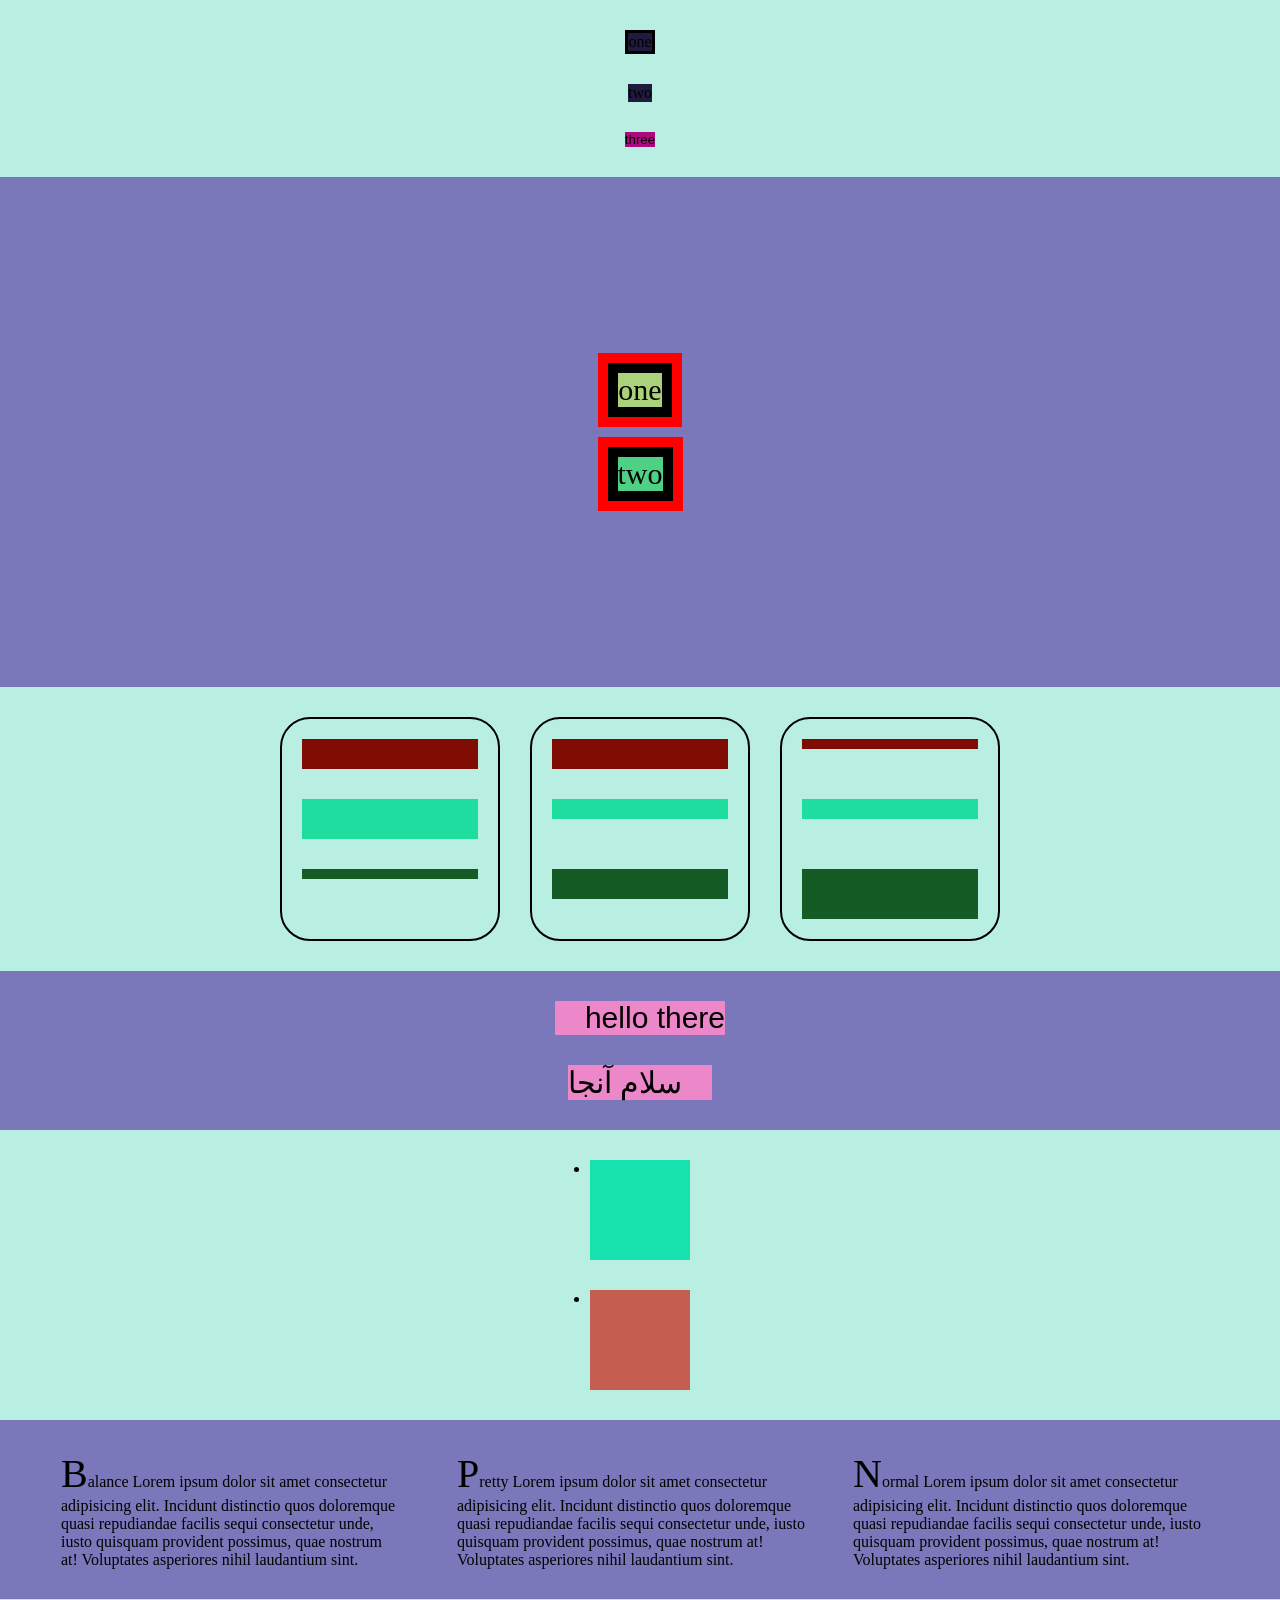
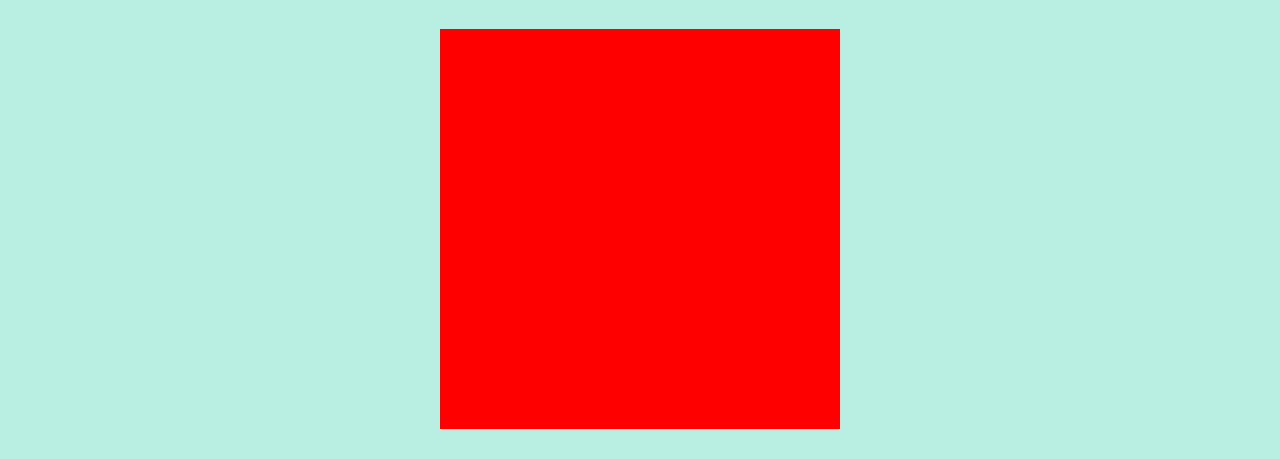
<file: CSS-UPDATES/index.html>
<!DOCTYPE html>
<html lang="en">
  <head>
    <meta charset="UTF-8" />
    <meta name="viewport" content="width=device-width, initial-scale=1.0" />
    <link rel="stylesheet" href="./style.css" />
  </head>
  <body>
    <!-- css nesting -->
    <div class="container css-nesting">
      <p class="container--prag">one</p>
      <p class="container--prag">two</p>
      <button class="container--btn">three</button>
    </div>
    <!-- css container -->
    <div class="container css-container">
      <p class="container--prag">one</p>
      <p class="container--prag">two</p>
    </div>
    <!-- subgrid -->
    <div class="container css-subgrid">
      <div class="container__card">
        <div
          class="container--div"
          style="height: 30px; background-color: #800d03"
        ></div>
        <div
          class="container--div"
          style="height: 40px; background-color: #1fdd9f"
        ></div>
        <div
          class="container--div"
          style="height: 10px; background-color: #145b26"
        ></div>
      </div>
      <div class="container__card">
        <div
          class="container--div"
          style="height: 30px; background-color: #800d03"
        ></div>
        <div
          class="container--div"
          style="height: 20px; background-color: #1fdd9f"
        ></div>
        <div
          class="container--div"
          style="height: 30px; background-color: #145b26"
        ></div>
      </div>
      <div class="container__card">
        <div
          class="container--div"
          style="height: 10px; background-color: #800d03"
        ></div>
        <div
          class="container--div"
          style="height: 20px; background-color: #1fdd9f"
        ></div>
        <div
          class="container--div"
          style="height: 50px; background-color: #145b26"
        ></div>
      </div>
    </div>
    <!-- logical properties -->
    <div class="container css-logicalProperty">
      <div class="container__text" dir="ltr">hello there</div>
      <div class="container__text" dir="rtl">سلام آنجا</div>
    </div>
    <!-- has -->
    <div class="container css-has">
      <ul class="container__list">
        <li class="selected"></li>
      </ul>
      <ul class="container__list">
        <li class="not-selected"></li>
      </ul>
    </div>
    <!-- text-wrap-balance -->
    <div class="container css-balance">
      <p class="container__prag">
        balance Lorem ipsum dolor sit amet consectetur adipisicing elit.
        Incidunt distinctio quos doloremque quasi repudiandae facilis sequi
        consectetur unde, iusto quisquam provident possimus, quae nostrum at!
        Voluptates asperiores nihil laudantium sint.
      </p>
      <p class="container__prag">
        pretty Lorem ipsum dolor sit amet consectetur adipisicing elit. Incidunt
        distinctio quos doloremque quasi repudiandae facilis sequi consectetur
        unde, iusto quisquam provident possimus, quae nostrum at! Voluptates
        asperiores nihil laudantium sint.
      </p>
      <p class="container__prag">
        normal Lorem ipsum dolor sit amet consectetur adipisicing elit. Incidunt
        distinctio quos doloremque quasi repudiandae facilis sequi consectetur
        unde, iusto quisquam provident possimus, quae nostrum at! Voluptates
        asperiores nihil laudantium sint.
      </p>
    </div>
    <!-- new animation -->
    <div class="container css-animation">
        <div class="container__box"></div>
    </div>
  </body>
</html>
</file>
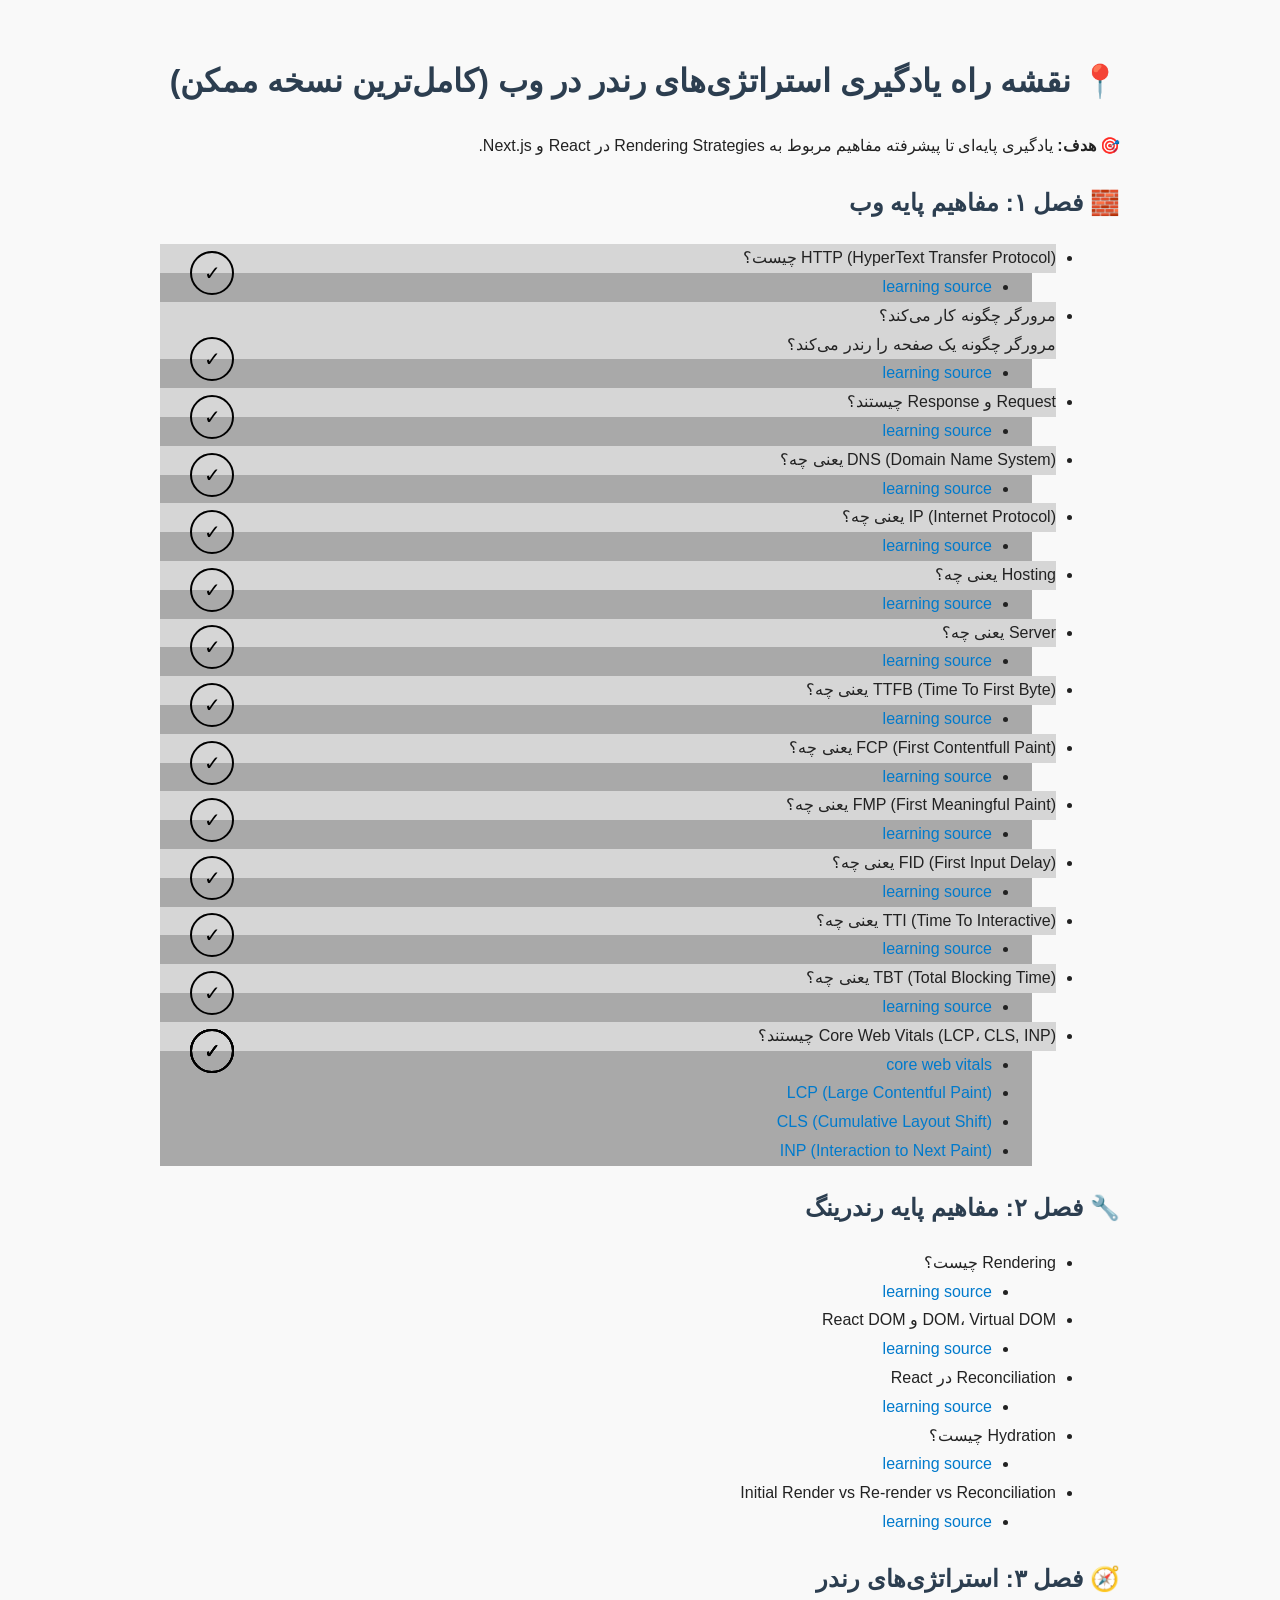
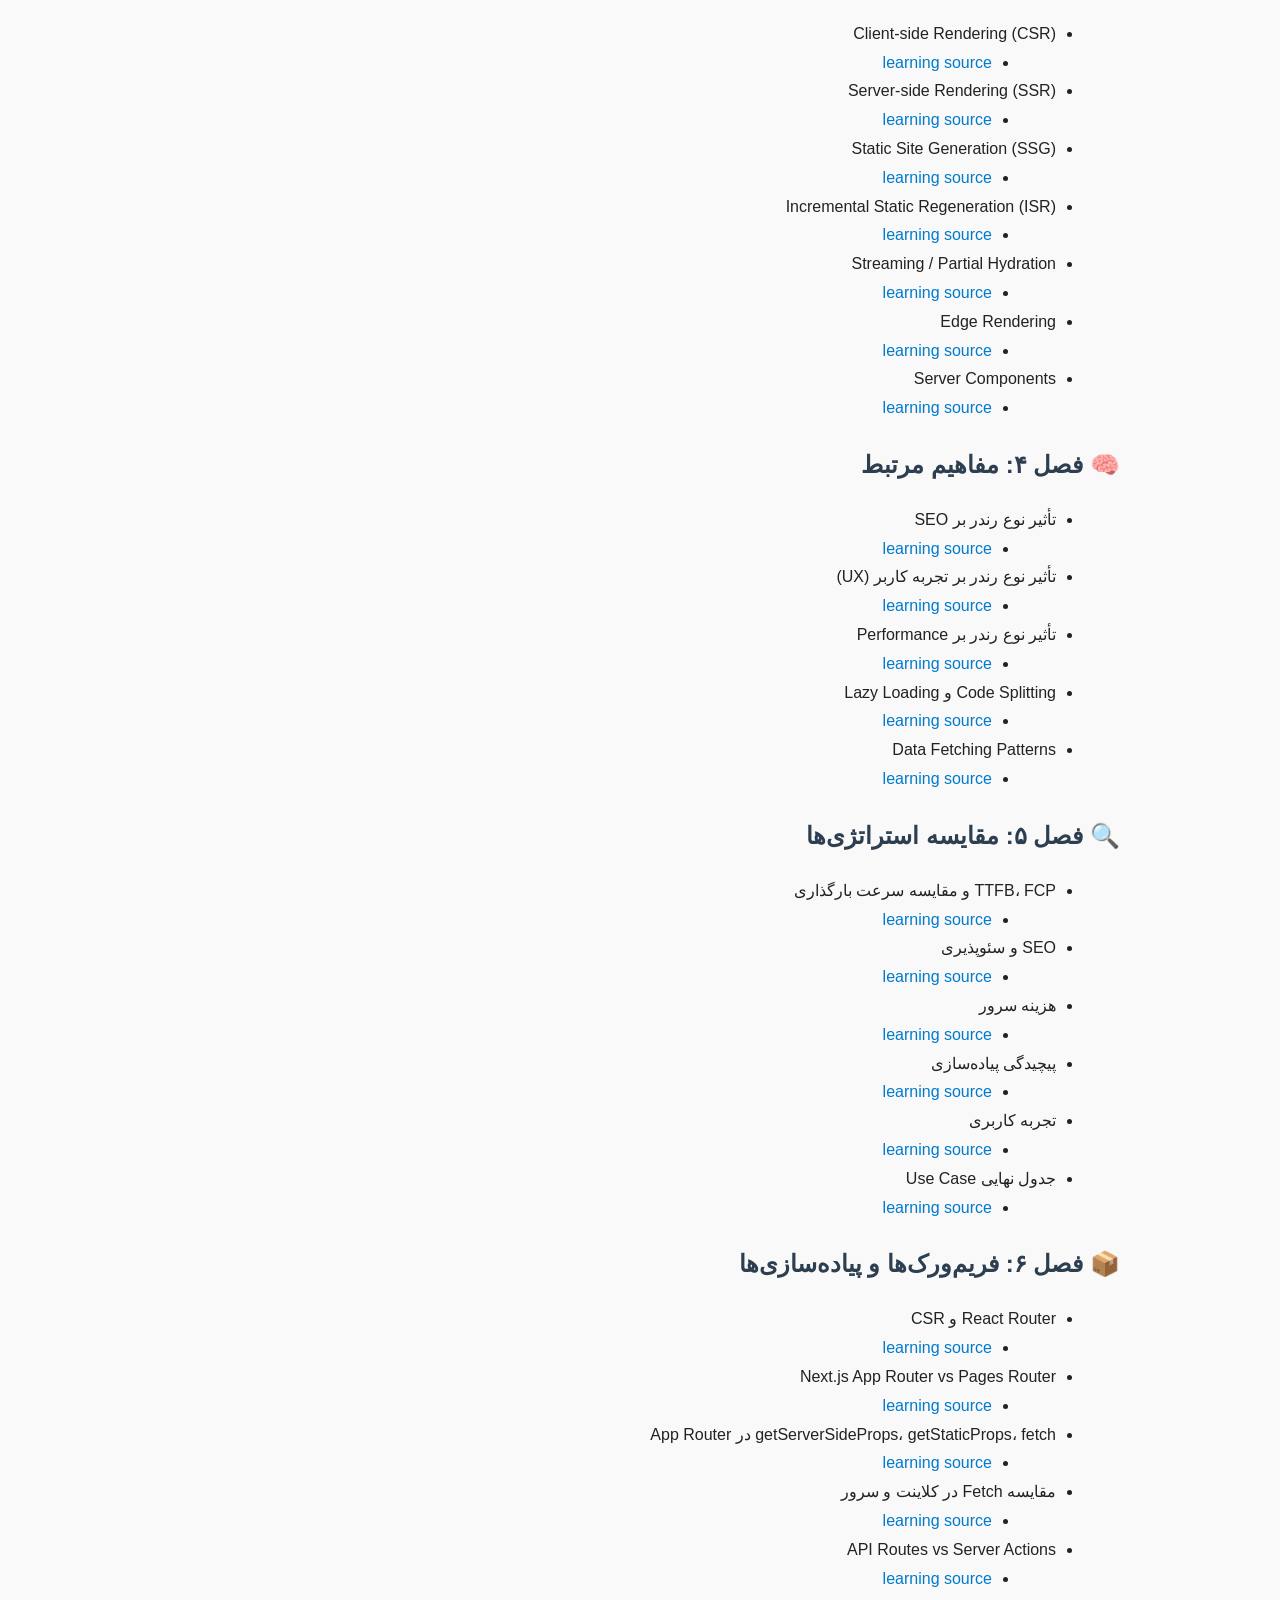
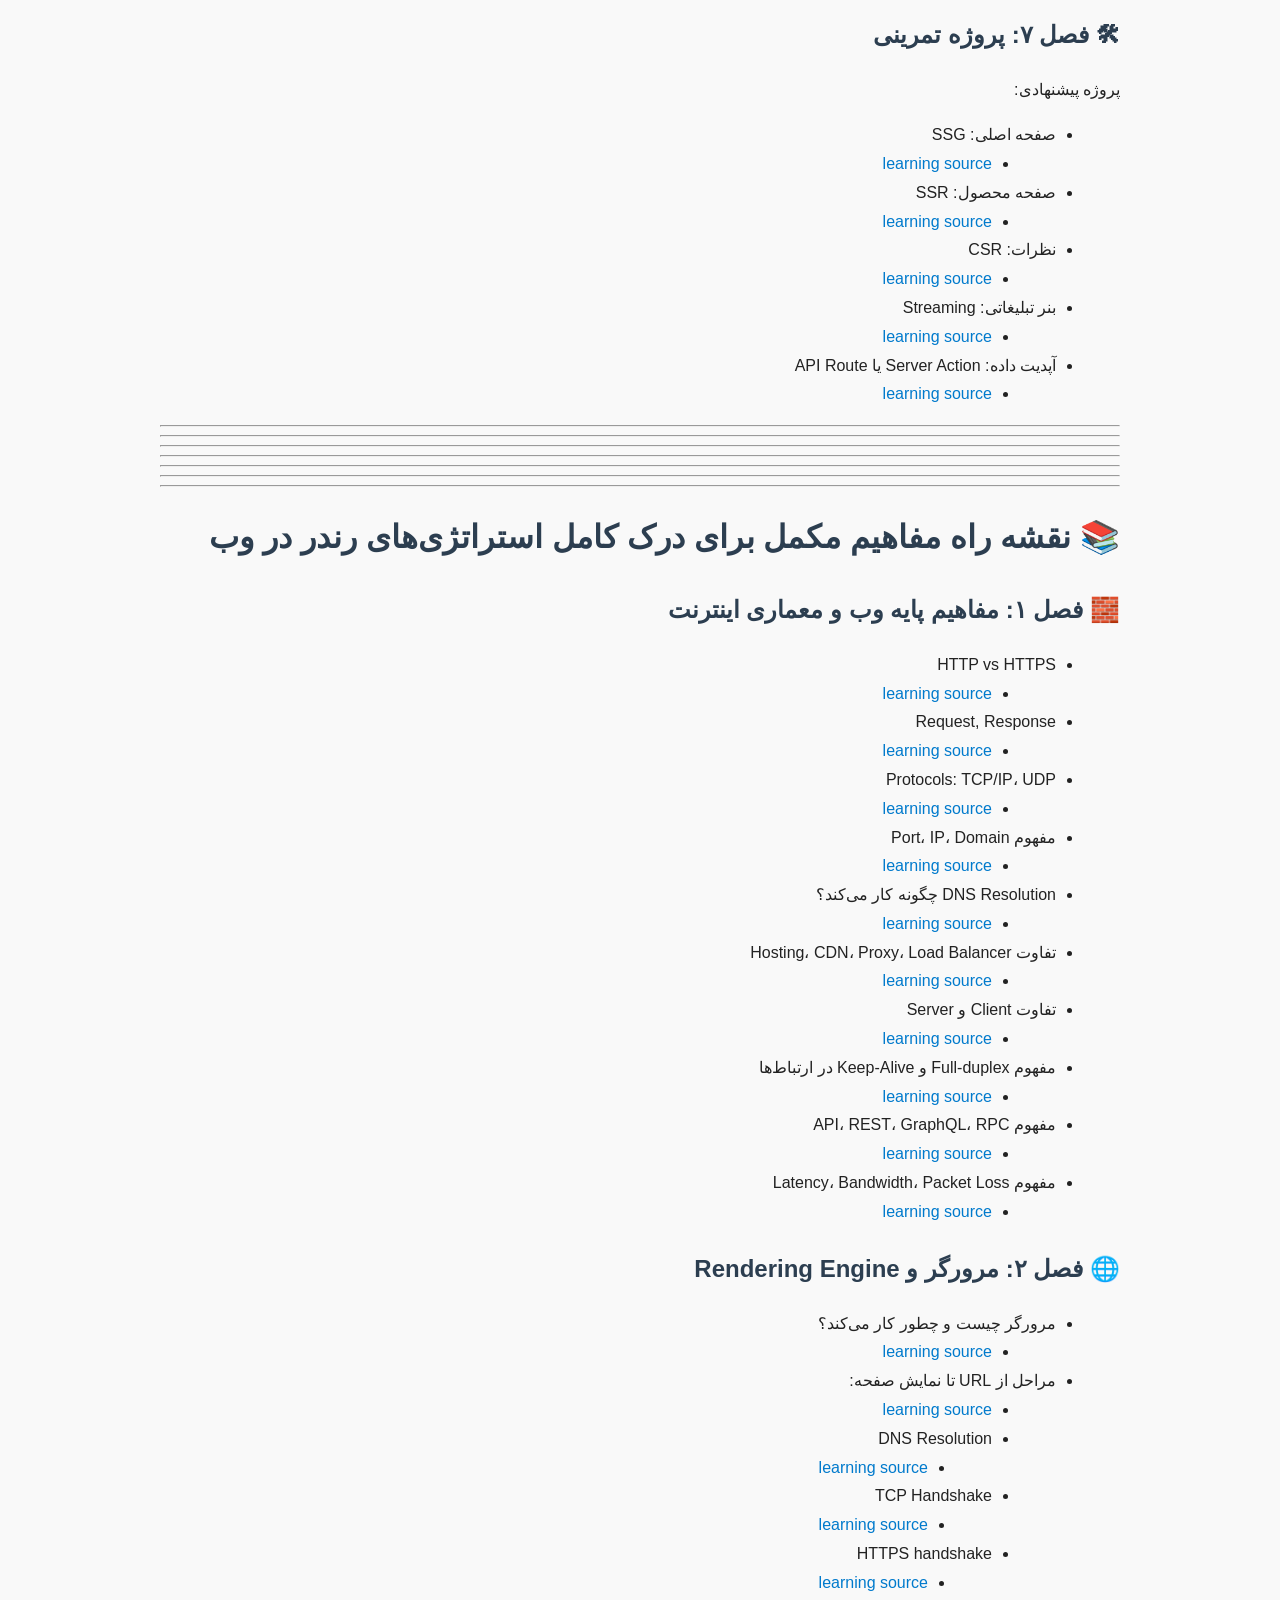
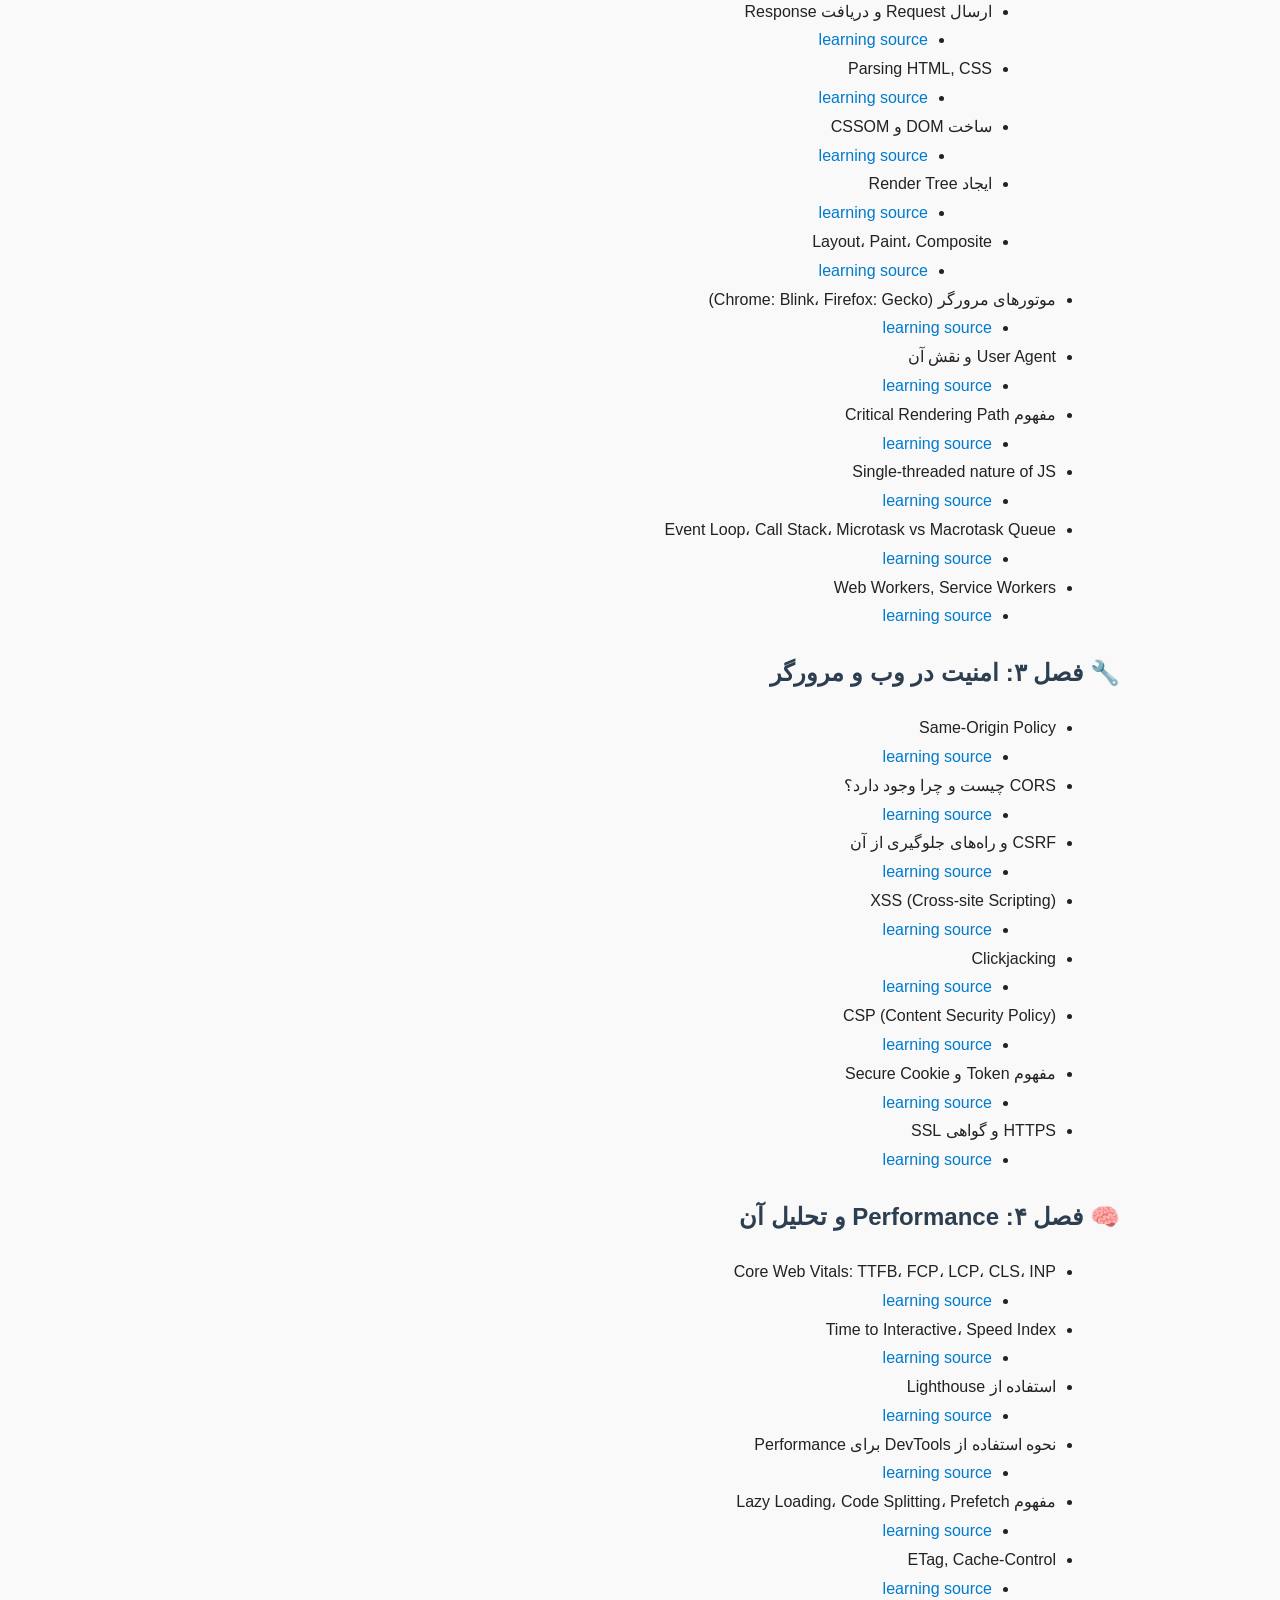
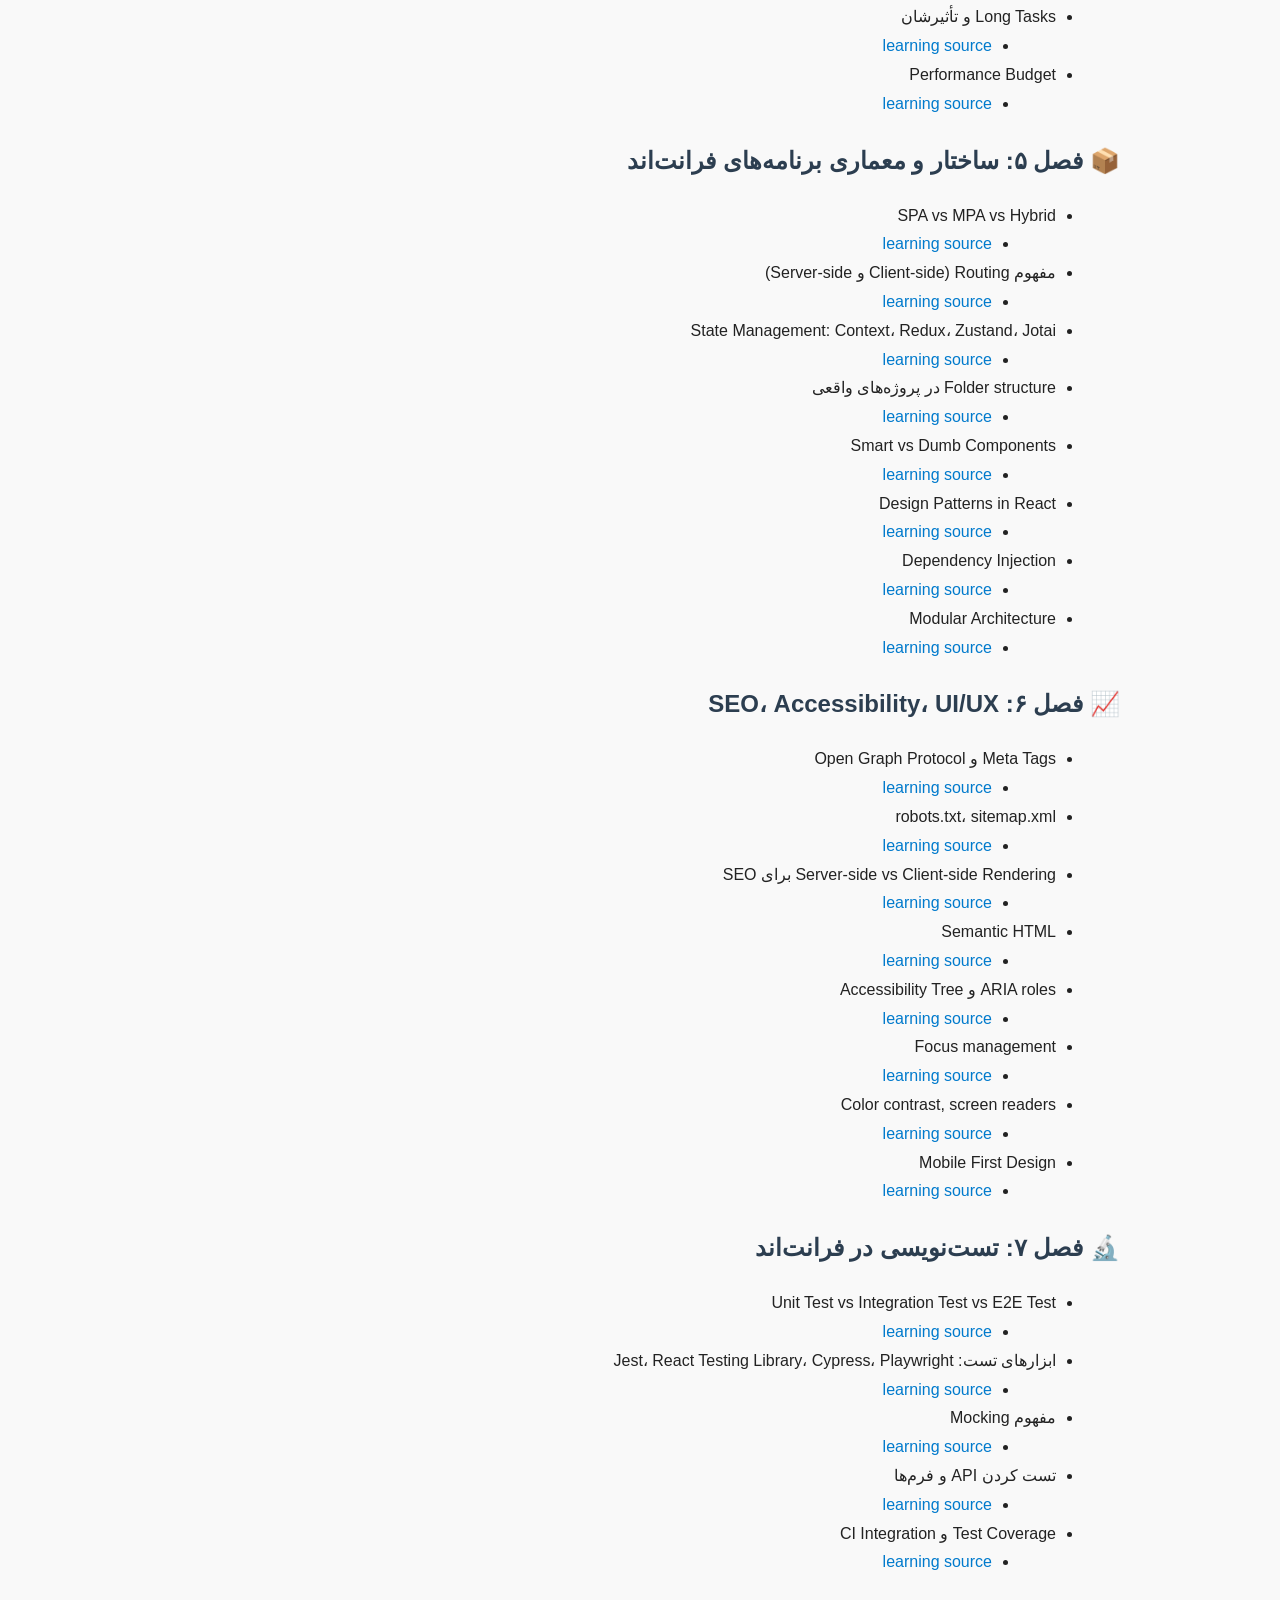
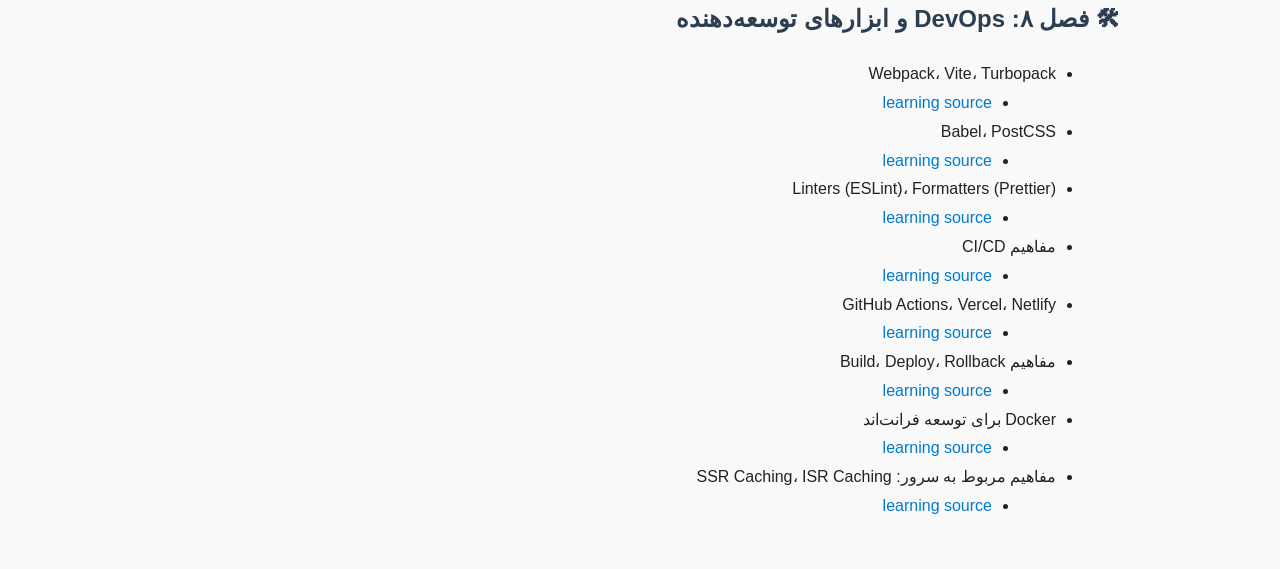
<file: RENDERING/roadmap.html>
<!DOCTYPE html>
<html lang="fa">
  <head>
    <meta charset="UTF-8" />
    <title>نقشه راه یادگیری استراتژی‌های رندر</title>
    <style>
      body {
        font-family: Vazirmatn, sans-serif;
        line-height: 1.8;
        direction: rtl;
        background-color: #f9f9f9;
        color: #222;
        padding: 2rem;
        max-width: 960px;
        margin: auto;
      }
      h1,
      h2,
      h3 {
        color: #2c3e50;
      }
      ul {
        list-style-type: disc;
        margin-right: 1.5rem;
      }
      code {
        background-color: #eee;
        padding: 0.1rem 0.4rem;
        border-radius: 4px;
        font-family: monospace;
      }
      a {
        color: #007acc;
        text-decoration: none;
      }

      li:has(+ ul a:not([href="#"])) {
        background-color: #d6d6d6;
      }

      li + ul:has(a:not([href="#"])) {
        background-color: #a9a9a9;
        position: relative;
      }

      a:not([href="#"])::after {
        content: "✓";
        position: absolute;
        top: -22px;
        left: 30px;
        width: 40px;
        height: 40px;
        border: solid 2px #000000;
        border-radius: 50%;
        text-align: center;
        align-content: center;
        color: #000000;
        font-size: 20px;
      }
    </style>
  </head>
  <body>
    <h1>📍 نقشه راه یادگیری استراتژی‌های رندر در وب (کامل‌ترین نسخه ممکن)</h1>
    <p>
      <strong>🎯 هدف:</strong> یادگیری پایه‌ای تا پیشرفته مفاهیم مربوط به
      Rendering Strategies در React و Next.js.
    </p>

    <h2>🧱 فصل ۱: مفاهیم پایه وب</h2>
    <ul>
      <li>HTTP (HyperText Transfer Protocol) چیست؟</li>
      <ul>
        <li>
          <a
            target="_blank"
            href="https://www.cloudflare.com/learning/ddos/glossary/hypertext-transfer-protocol-http/"
            >learning source</a
          >
        </li>
      </ul>
      <li>
        مرورگر چگونه کار می‌کند؟<br />مرورگر چگونه یک صفحه را رندر می‌کند؟
      </li>
      <ul>
        <li>
          <a
            target="_blank"
            href="https://www.browserstack.com/guide/what-is-browser"
            >learning source</a
          >
        </li>
      </ul>
      <li>Request و Response چیستند؟</li>
      <ul>
        <li>
          <a
            target="_blank"
            href="https://en.wikipedia.org/wiki/Request%E2%80%93response"
            >learning source</a
          >
        </li>
      </ul>
      <li>DNS (Domain Name System) یعنی چه؟</li>
      <ul>
        <li>
          <a
            target="_blank"
            href="https://www.cloudflare.com/learning/dns/what-is-dns/"
            >learning source</a
          >
        </li>
      </ul>
      <li>IP (Internet Protocol) یعنی چه؟</li>
      <ul>
        <li>
          <a target="_blank" href="https://whatismyipaddress.com/ip-address"
            >learning source</a
          >
        </li>
      </ul>
      <li>Hosting یعنی چه؟</li>
      <ul>
        <li>
          <a
            target="_blank"
            href="https://www.hostinger.com/tutorials/what-is-web-hosting"
            >learning source</a
          >
        </li>
      </ul>
      <li>Server یعنی چه؟</li>
      <ul>
        <li>
          <a
            target="_blank"
            href="https://www.hostinger.com/tutorials/what-is-a-web-server"
            >learning source</a
          >
        </li>
      </ul>
      <li>TTFB (Time To First Byte) یعنی چه؟</li>
      <ul>
        <li>
          <a target="_blank" href="https://web.dev/articles/ttfb"
            >learning source</a
          >
        </li>
      </ul>
      <li>FCP (First Contentfull Paint) یعنی چه؟</li>
      <ul>
        <li>
          <a target="_blank" href="https://web.dev/articles/fcp"
            >learning source</a
          >
        </li>
      </ul>
      <li>FMP (First Meaningful Paint) یعنی چه؟</li>
      <ul>
        <li>
          <a
            target="_blank"
            href="https://developer.mozilla.org/en-US/docs/Glossary/First_meaningful_paint"
            >learning source</a
          >
        </li>
      </ul>
      <li>FID (First Input Delay) یعنی چه؟</li>
      <ul>
        <li>
          <a target="_blank" href="https://web.dev/articles/fid"
            >learning source</a
          >
        </li>
      </ul>
      <li>TTI (Time To Interactive) یعنی چه؟</li>
      <ul>
        <li>
          <a target="_blank" href="https://web.dev/articles/tti"
            >learning source</a
          >
        </li>
      </ul>
      <li>TBT (Total Blocking Time) یعنی چه؟</li>
      <ul>
        <li>
          <a target="_blank" href="https://web.dev/articles/tbt"
            >learning source</a
          >
        </li>
      </ul>
      <li>Core Web Vitals (LCP، CLS, INP) چیستند؟</li>
      <ul>
        <li>
          <a
            target="_blank"
            href="https://developers.google.com/search/docs/appearance/core-web-vitals"
            >core web vitals</a
          >
        </li>
        <li>
          <a target="_blank" href="https://web.dev/articles/lcp"
            >LCP (Large Contentful Paint)</a
          >
        </li>
        <li>
          <a target="_blank" href="https://web.dev/articles/cls"
            >CLS (Cumulative Layout Shift)</a
          >
        </li>
        <li>
          <a target="_blank" href="https://web.dev/articles/inp"
            >INP (Interaction to Next Paint)</a
          >
        </li>
      </ul>
    </ul>

    <h2>🔧 فصل ۲: مفاهیم پایه رندرینگ</h2>
    <ul>
      <li>Rendering چیست؟</li>
      <ul>
        <li><a target="_blank" href="#">learning source</a></li>
      </ul>
      <li>DOM، Virtual DOM و React DOM</li>
      <ul>
        <li><a target="_blank" href="#">learning source</a></li>
      </ul>
      <li>Reconciliation در React</li>
      <ul>
        <li><a target="_blank" href="#">learning source</a></li>
      </ul>
      <li>Hydration چیست؟</li>
      <ul>
        <li><a target="_blank" href="#">learning source</a></li>
      </ul>
      <li>Initial Render vs Re-render vs Reconciliation</li>
      <ul>
        <li><a target="_blank" href="#">learning source</a></li>
      </ul>
    </ul>

    <h2>🧭 فصل ۳: استراتژی‌های رندر</h2>
    <ul>
      <li>Client-side Rendering (CSR)</li>
      <ul>
        <li><a target="_blank" href="#">learning source</a></li>
      </ul>
      <li>Server-side Rendering (SSR)</li>
      <ul>
        <li><a target="_blank" href="#">learning source</a></li>
      </ul>
      <li>Static Site Generation (SSG)</li>
      <ul>
        <li><a target="_blank" href="#">learning source</a></li>
      </ul>
      <li>Incremental Static Regeneration (ISR)</li>
      <ul>
        <li><a target="_blank" href="#">learning source</a></li>
      </ul>
      <li>Streaming / Partial Hydration</li>
      <ul>
        <li><a target="_blank" href="#">learning source</a></li>
      </ul>
      <li>Edge Rendering</li>
      <ul>
        <li><a target="_blank" href="#">learning source</a></li>
      </ul>
      <li>Server Components</li>
      <ul>
        <li><a target="_blank" href="#">learning source</a></li>
      </ul>
    </ul>

    <h2>🧠 فصل ۴: مفاهیم مرتبط</h2>
    <ul>
      <li>تأثیر نوع رندر بر SEO</li>
      <ul>
        <li><a target="_blank" href="#">learning source</a></li>
      </ul>
      <li>تأثیر نوع رندر بر تجربه کاربر (UX)</li>
      <ul>
        <li><a target="_blank" href="#">learning source</a></li>
      </ul>
      <li>تأثیر نوع رندر بر Performance</li>
      <ul>
        <li><a target="_blank" href="#">learning source</a></li>
      </ul>
      <li>Code Splitting و Lazy Loading</li>
      <ul>
        <li><a target="_blank" href="#">learning source</a></li>
      </ul>
      <li>Data Fetching Patterns</li>
      <ul>
        <li><a target="_blank" href="#">learning source</a></li>
      </ul>
    </ul>

    <h2>🔍 فصل ۵: مقایسه استراتژی‌ها</h2>
    <ul>
      <li>TTFB، FCP و مقایسه سرعت بارگذاری</li>
      <ul>
        <li><a target="_blank" href="#">learning source</a></li>
      </ul>
      <li>SEO و سئوپذیری</li>
      <ul>
        <li><a target="_blank" href="#">learning source</a></li>
      </ul>
      <li>هزینه سرور</li>
      <ul>
        <li><a target="_blank" href="#">learning source</a></li>
      </ul>
      <li>پیچیدگی پیاده‌سازی</li>
      <ul>
        <li><a target="_blank" href="#">learning source</a></li>
      </ul>
      <li>تجربه کاربری</li>
      <ul>
        <li><a target="_blank" href="#">learning source</a></li>
      </ul>
      <li>جدول نهایی Use Case</li>
      <ul>
        <li><a target="_blank" href="#">learning source</a></li>
      </ul>
    </ul>

    <h2>📦 فصل ۶: فریم‌ورک‌ها و پیاده‌سازی‌ها</h2>
    <ul>
      <li>React Router و CSR</li>
      <ul>
        <li><a target="_blank" href="#">learning source</a></li>
      </ul>
      <li>Next.js App Router vs Pages Router</li>
      <ul>
        <li><a target="_blank" href="#">learning source</a></li>
      </ul>
      <li>getServerSideProps، getStaticProps، fetch در App Router</li>
      <ul>
        <li><a target="_blank" href="#">learning source</a></li>
      </ul>
      <li>مقایسه Fetch در کلاینت و سرور</li>
      <ul>
        <li><a target="_blank" href="#">learning source</a></li>
      </ul>
      <li>API Routes vs Server Actions</li>
      <ul>
        <li><a target="_blank" href="#">learning source</a></li>
      </ul>
    </ul>

    <h2>🛠 فصل ۷: پروژه تمرینی</h2>
    <p>پروژه پیشنهادی:</p>
    <ul>
      <li>صفحه اصلی: SSG</li>
      <ul>
        <li><a target="_blank" href="#">learning source</a></li>
      </ul>
      <li>صفحه محصول: SSR</li>
      <ul>
        <li><a target="_blank" href="#">learning source</a></li>
      </ul>
      <li>نظرات: CSR</li>
      <ul>
        <li><a target="_blank" href="#">learning source</a></li>
      </ul>
      <li>بنر تبلیغاتی: Streaming</li>
      <ul>
        <li><a target="_blank" href="#">learning source</a></li>
      </ul>
      <li>آپدیت داده: Server Action یا API Route</li>
      <ul>
        <li><a target="_blank" href="#">learning source</a></li>
      </ul>
    </ul>

    <hr />
    <hr />
    <hr />
    <hr />
    <hr />
    <hr />
    <hr />

    <h1>📚 نقشه راه مفاهیم مکمل برای درک کامل استراتژی‌های رندر در وب</h1>
    <h2>🧱 فصل ۱: مفاهیم پایه وب و معماری اینترنت</h2>

    <ul>
      <li>HTTP vs HTTPS</li>
      <ul>
        <li><a target="_blank" href="#">learning source</a></li>
      </ul>
      <li>Request, Response</li>
      <ul>
        <li><a target="_blank" href="#">learning source</a></li>
      </ul>
      <li>Protocols: TCP/IP، UDP</li>
      <ul>
        <li><a target="_blank" href="#">learning source</a></li>
      </ul>
      <li>مفهوم Port، IP، Domain</li>
      <ul>
        <li><a target="_blank" href="#">learning source</a></li>
      </ul>
      <li>DNS Resolution چگونه کار می‌کند؟</li>
      <ul>
        <li><a target="_blank" href="#">learning source</a></li>
      </ul>
      <li>تفاوت Hosting، CDN، Proxy، Load Balancer</li>
      <ul>
        <li><a target="_blank" href="#">learning source</a></li>
      </ul>
      <li>تفاوت Client و Server</li>
      <ul>
        <li><a target="_blank" href="#">learning source</a></li>
      </ul>
      <li>مفهوم Full-duplex و Keep-Alive در ارتباط‌ها</li>
      <ul>
        <li><a target="_blank" href="#">learning source</a></li>
      </ul>
      <li>مفهوم API، REST، GraphQL، RPC</li>
      <ul>
        <li><a target="_blank" href="#">learning source</a></li>
      </ul>
      <li>مفهوم Latency، Bandwidth، Packet Loss</li>
      <ul>
        <li><a target="_blank" href="#">learning source</a></li>
      </ul>
    </ul>

    <h2>🌐 فصل ۲: مرورگر و Rendering Engine</h2>
    <ul>
      <li>مرورگر چیست و چطور کار می‌کند؟</li>
      <ul>
        <li><a target="_blank" href="#">learning source</a></li>
      </ul>
      <li>مراحل از URL تا نمایش صفحه:</li>
      <ul>
        <li><a target="_blank" href="#">learning source</a></li>
      </ul>
      <ul>
        <li>DNS Resolution</li>
        <ul>
          <li><a target="_blank" href="#">learning source</a></li>
        </ul>
        <li>TCP Handshake</li>
        <ul>
          <li><a target="_blank" href="#">learning source</a></li>
        </ul>
        <li>HTTPS handshake</li>
        <ul>
          <li><a target="_blank" href="#">learning source</a></li>
        </ul>
        <li>ارسال Request و دریافت Response</li>
        <ul>
          <li><a target="_blank" href="#">learning source</a></li>
        </ul>
        <li>Parsing HTML, CSS</li>
        <ul>
          <li><a target="_blank" href="#">learning source</a></li>
        </ul>
        <li>ساخت DOM و CSSOM</li>
        <ul>
          <li><a target="_blank" href="#">learning source</a></li>
        </ul>
        <li>ایجاد Render Tree</li>
        <ul>
          <li><a target="_blank" href="#">learning source</a></li>
        </ul>
        <li>Layout، Paint، Composite</li>
        <ul>
          <li><a target="_blank" href="#">learning source</a></li>
        </ul>
      </ul>
      <li>موتورهای مرورگر (Chrome: Blink، Firefox: Gecko)</li>
      <ul>
        <li><a target="_blank" href="#">learning source</a></li>
      </ul>
      <li>User Agent و نقش آن</li>
      <ul>
        <li><a target="_blank" href="#">learning source</a></li>
      </ul>
      <li>مفهوم Critical Rendering Path</li>
      <ul>
        <li><a target="_blank" href="#">learning source</a></li>
      </ul>
      <li>Single-threaded nature of JS</li>
      <ul>
        <li><a target="_blank" href="#">learning source</a></li>
      </ul>
      <li>Event Loop، Call Stack، Microtask vs Macrotask Queue</li>
      <ul>
        <li><a target="_blank" href="#">learning source</a></li>
      </ul>
      <li>Web Workers, Service Workers</li>
      <ul>
        <li><a target="_blank" href="#">learning source</a></li>
      </ul>
    </ul>

    <h2>🔧 فصل ۳: امنیت در وب و مرورگر</h2>
    <ul>
      <li>Same-Origin Policy</li>
      <ul>
        <li><a target="_blank" href="#">learning source</a></li>
      </ul>
      <li>CORS چیست و چرا وجود دارد؟</li>
      <ul>
        <li><a target="_blank" href="#">learning source</a></li>
      </ul>
      <li>CSRF و راه‌های جلوگیری از آن</li>
      <ul>
        <li><a target="_blank" href="#">learning source</a></li>
      </ul>
      <li>XSS (Cross-site Scripting)</li>
      <ul>
        <li><a target="_blank" href="#">learning source</a></li>
      </ul>
      <li>Clickjacking</li>
      <ul>
        <li><a target="_blank" href="#">learning source</a></li>
      </ul>
      <li>CSP (Content Security Policy)</li>
      <ul>
        <li><a target="_blank" href="#">learning source</a></li>
      </ul>
      <li>مفهوم Token و Secure Cookie</li>
      <ul>
        <li><a target="_blank" href="#">learning source</a></li>
      </ul>
      <li>HTTPS و گواهی SSL</li>
      <ul>
        <li><a target="_blank" href="#">learning source</a></li>
      </ul>
    </ul>

    <h2>🧠 فصل ۴: Performance و تحلیل آن</h2>
    <ul>
      <li>Core Web Vitals: TTFB، FCP، LCP، CLS، INP</li>
      <ul>
        <li><a target="_blank" href="#">learning source</a></li>
      </ul>
      <li>Time to Interactive، Speed Index</li>
      <ul>
        <li><a target="_blank" href="#">learning source</a></li>
      </ul>
      <li>استفاده از Lighthouse</li>
      <ul>
        <li><a target="_blank" href="#">learning source</a></li>
      </ul>
      <li>نحوه استفاده از DevTools برای Performance</li>
      <ul>
        <li><a target="_blank" href="#">learning source</a></li>
      </ul>
      <li>مفهوم Lazy Loading، Code Splitting، Prefetch</li>
      <ul>
        <li><a target="_blank" href="#">learning source</a></li>
      </ul>
      <li>ETag, Cache-Control</li>
      <ul>
        <li><a target="_blank" href="#">learning source</a></li>
      </ul>
      <li>Long Tasks و تأثیرشان</li>
      <ul>
        <li><a target="_blank" href="#">learning source</a></li>
      </ul>
      <li>Performance Budget</li>
      <ul>
        <li><a target="_blank" href="#">learning source</a></li>
      </ul>
    </ul>

    <h2>📦 فصل ۵: ساختار و معماری برنامه‌های فرانت‌اند</h2>
    <ul>
      <li>SPA vs MPA vs Hybrid</li>
      <ul>
        <li><a target="_blank" href="#">learning source</a></li>
      </ul>
      <li>مفهوم Routing (Client-side و Server-side)</li>
      <ul>
        <li><a target="_blank" href="#">learning source</a></li>
      </ul>
      <li>State Management: Context، Redux، Zustand، Jotai</li>
      <ul>
        <li><a target="_blank" href="#">learning source</a></li>
      </ul>
      <li>Folder structure در پروژه‌های واقعی</li>
      <ul>
        <li><a target="_blank" href="#">learning source</a></li>
      </ul>
      <li>Smart vs Dumb Components</li>
      <ul>
        <li><a target="_blank" href="#">learning source</a></li>
      </ul>
      <li>Design Patterns in React</li>
      <ul>
        <li><a target="_blank" href="#">learning source</a></li>
      </ul>
      <li>Dependency Injection</li>
      <ul>
        <li><a target="_blank" href="#">learning source</a></li>
      </ul>
      <li>Modular Architecture</li>
      <ul>
        <li><a target="_blank" href="#">learning source</a></li>
      </ul>
    </ul>

    <h2>📈 فصل ۶: SEO، Accessibility، UI/UX</h2>
    <ul>
      <li>Meta Tags و Open Graph Protocol</li>
      <ul>
        <li><a target="_blank" href="#">learning source</a></li>
      </ul>
      <li>robots.txt، sitemap.xml</li>
      <ul>
        <li><a target="_blank" href="#">learning source</a></li>
      </ul>
      <li>Server-side vs Client-side Rendering برای SEO</li>
      <ul>
        <li><a target="_blank" href="#">learning source</a></li>
      </ul>
      <li>Semantic HTML</li>
      <ul>
        <li><a target="_blank" href="#">learning source</a></li>
      </ul>
      <li>ARIA roles و Accessibility Tree</li>
      <ul>
        <li><a target="_blank" href="#">learning source</a></li>
      </ul>
      <li>Focus management</li>
      <ul>
        <li><a target="_blank" href="#">learning source</a></li>
      </ul>
      <li>Color contrast, screen readers</li>
      <ul>
        <li><a target="_blank" href="#">learning source</a></li>
      </ul>
      <li>Mobile First Design</li>
      <ul>
        <li><a target="_blank" href="#">learning source</a></li>
      </ul>
    </ul>

    <h2>🔬 فصل ۷: تست‌نویسی در فرانت‌اند</h2>
    <ul>
      <li>Unit Test vs Integration Test vs E2E Test</li>
      <ul>
        <li><a target="_blank" href="#">learning source</a></li>
      </ul>
      <li>ابزارهای تست: Jest، React Testing Library، Cypress، Playwright</li>
      <ul>
        <li><a target="_blank" href="#">learning source</a></li>
      </ul>
      <li>مفهوم Mocking</li>
      <ul>
        <li><a target="_blank" href="#">learning source</a></li>
      </ul>
      <li>تست کردن API و فرم‌ها</li>
      <ul>
        <li><a target="_blank" href="#">learning source</a></li>
      </ul>
      <li>Test Coverage و CI Integration</li>
      <ul>
        <li><a target="_blank" href="#">learning source</a></li>
      </ul>
    </ul>

    <h2>🛠 فصل ۸: DevOps و ابزارهای توسعه‌دهنده</h2>
    <ul>
      <li>Webpack، Vite، Turbopack</li>
      <ul>
        <li><a target="_blank" href="#">learning source</a></li>
      </ul>
      <li>Babel، PostCSS</li>
      <ul>
        <li><a target="_blank" href="#">learning source</a></li>
      </ul>
      <li>Linters (ESLint)، Formatters (Prettier)</li>
      <ul>
        <li><a target="_blank" href="#">learning source</a></li>
      </ul>
      <li>مفاهیم CI/CD</li>
      <ul>
        <li><a target="_blank" href="#">learning source</a></li>
      </ul>
      <li>GitHub Actions، Vercel، Netlify</li>
      <ul>
        <li><a target="_blank" href="#">learning source</a></li>
      </ul>
      <li>مفاهیم Build، Deploy، Rollback</li>
      <ul>
        <li><a target="_blank" href="#">learning source</a></li>
      </ul>
      <li>Docker برای توسعه فرانت‌اند</li>
      <ul>
        <li><a target="_blank" href="#">learning source</a></li>
      </ul>
      <li>مفاهیم مربوط به سرور: SSR Caching، ISR Caching</li>
      <ul>
        <li><a target="_blank" href="#">learning source</a></li>
      </ul>
    </ul>
  </body>
</html>
</file>
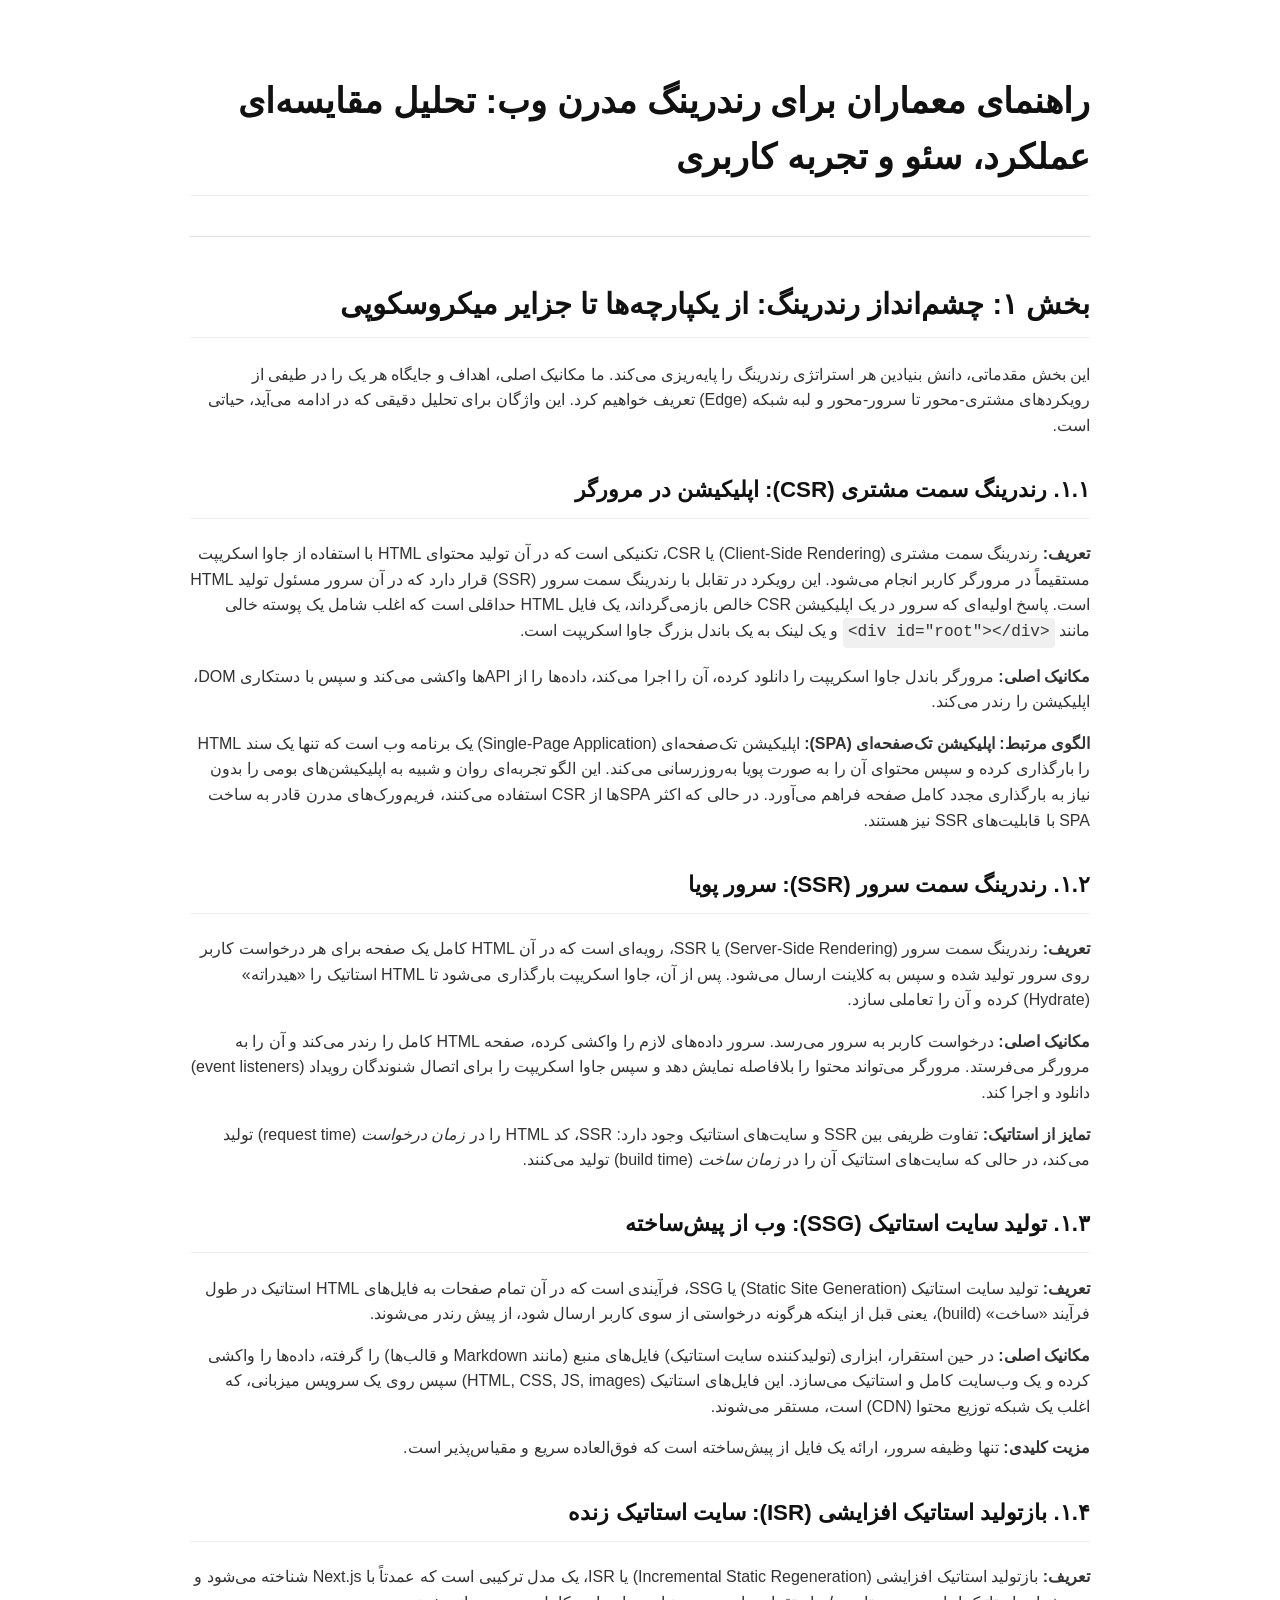
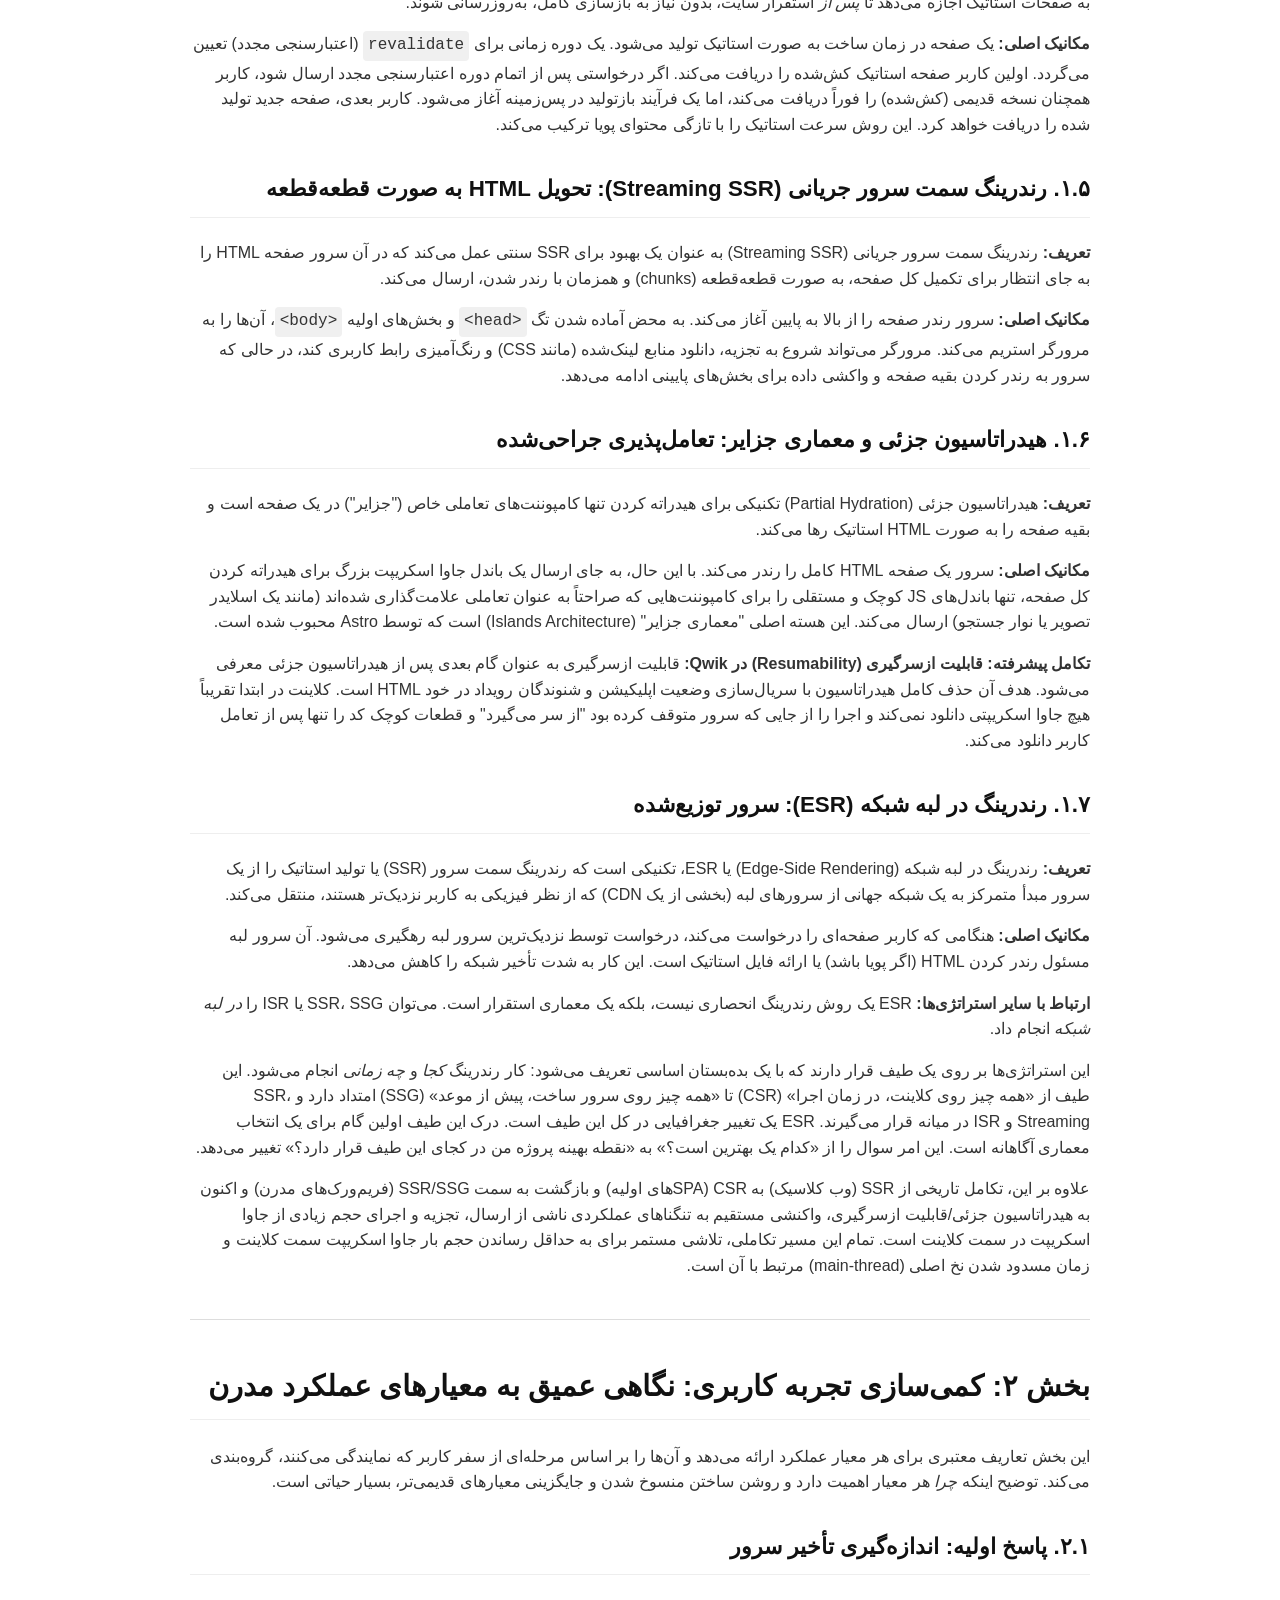
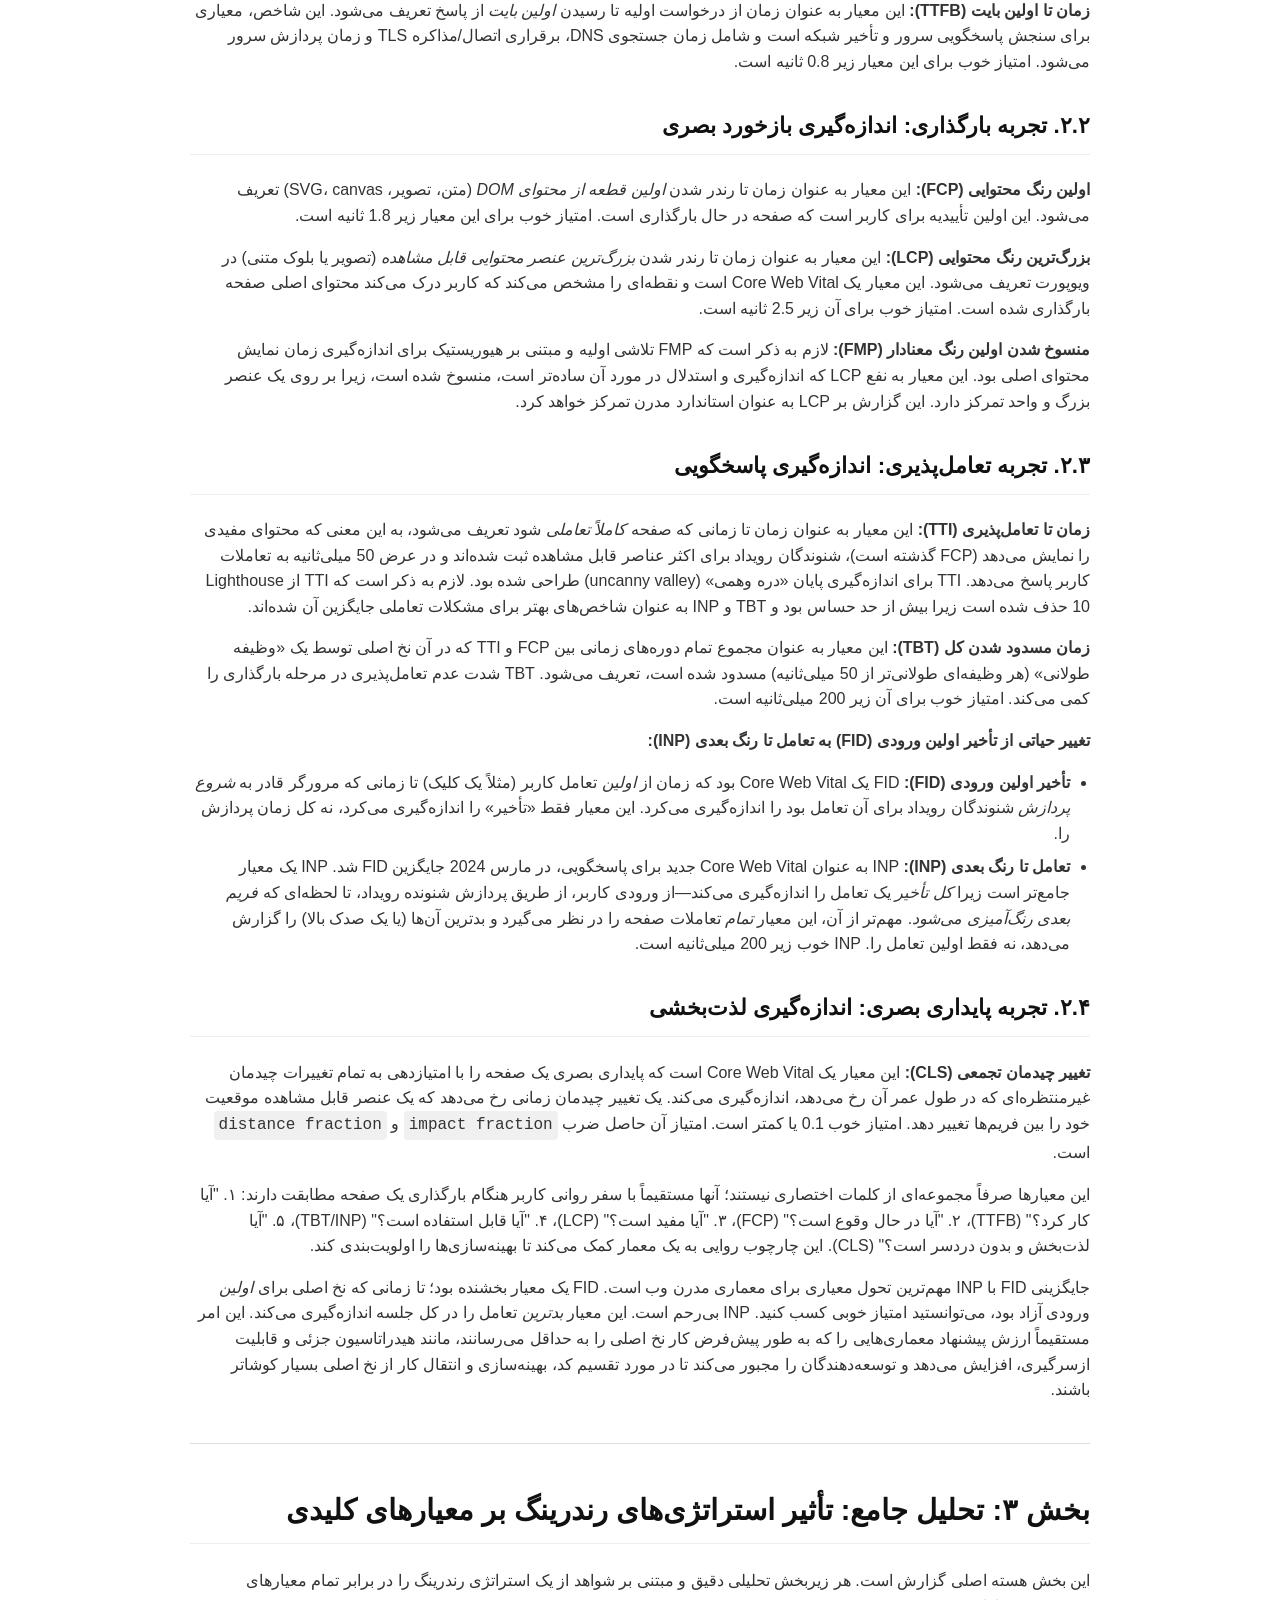
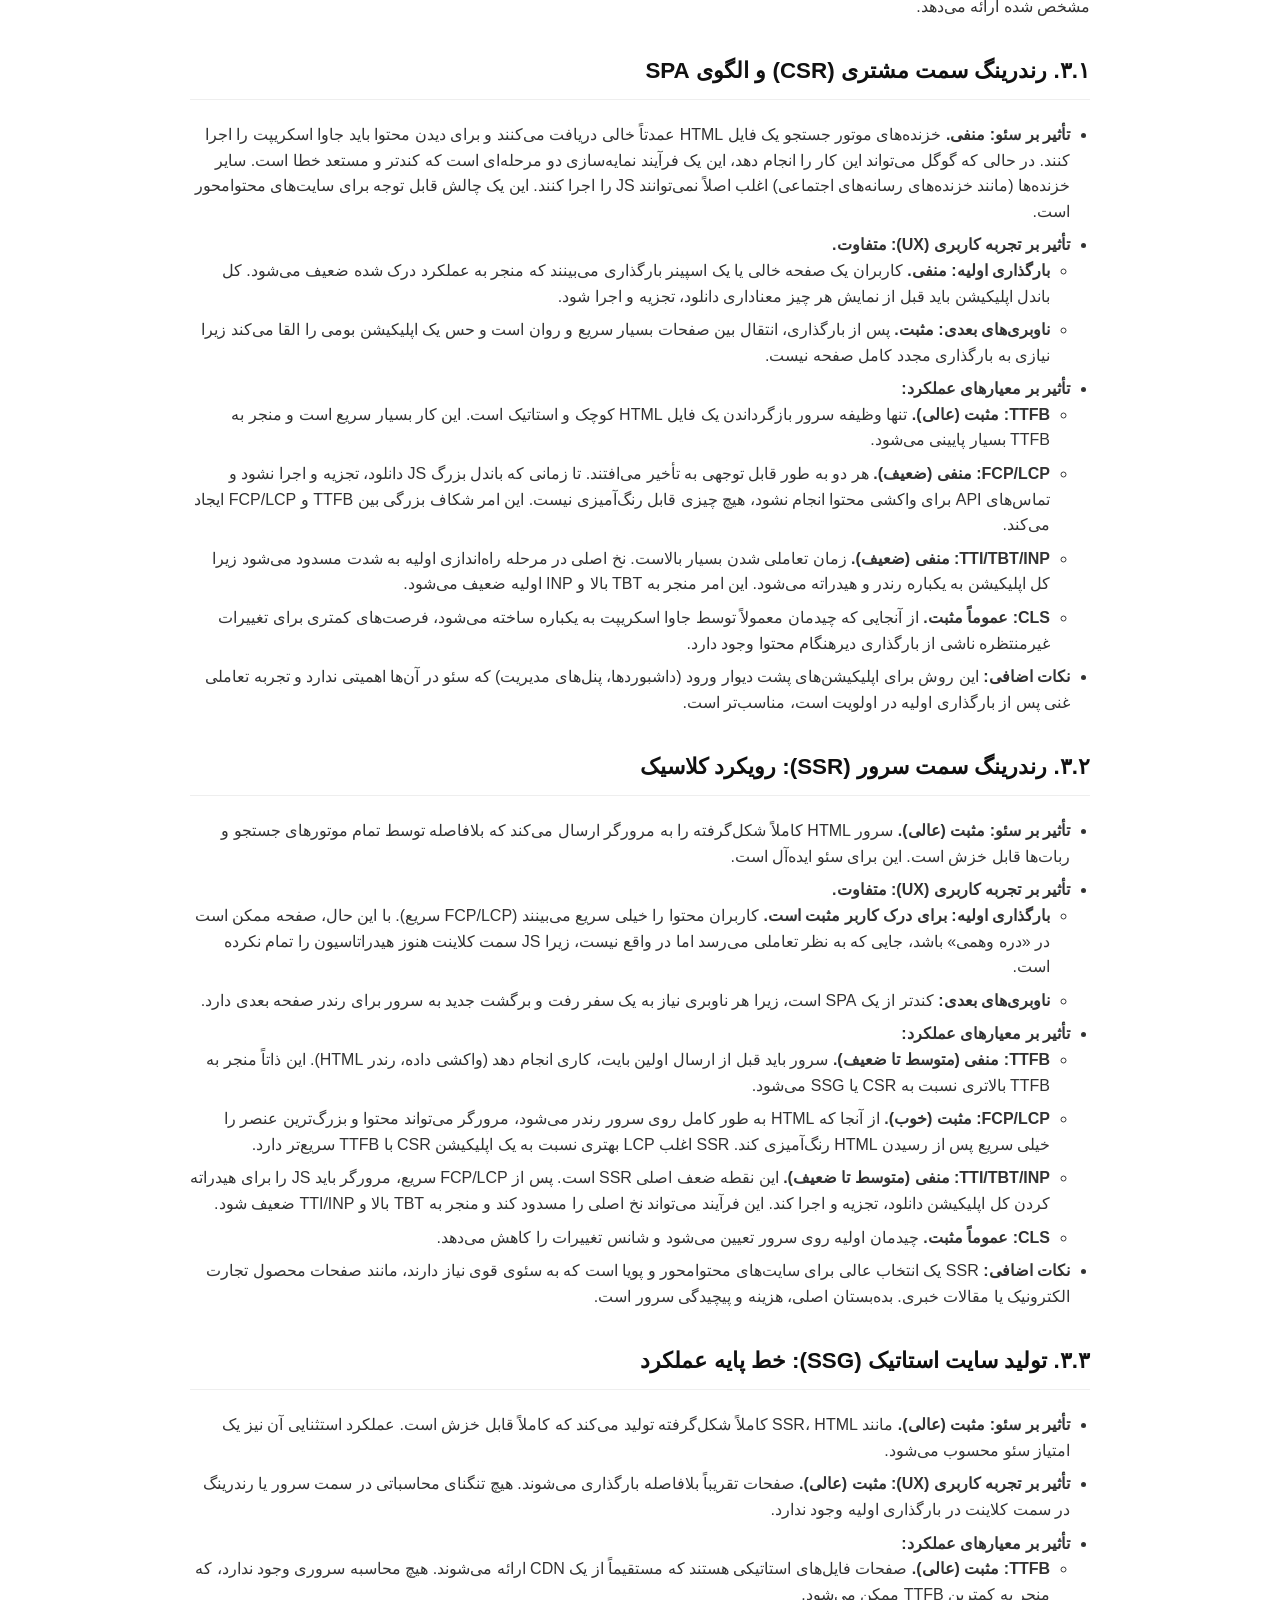
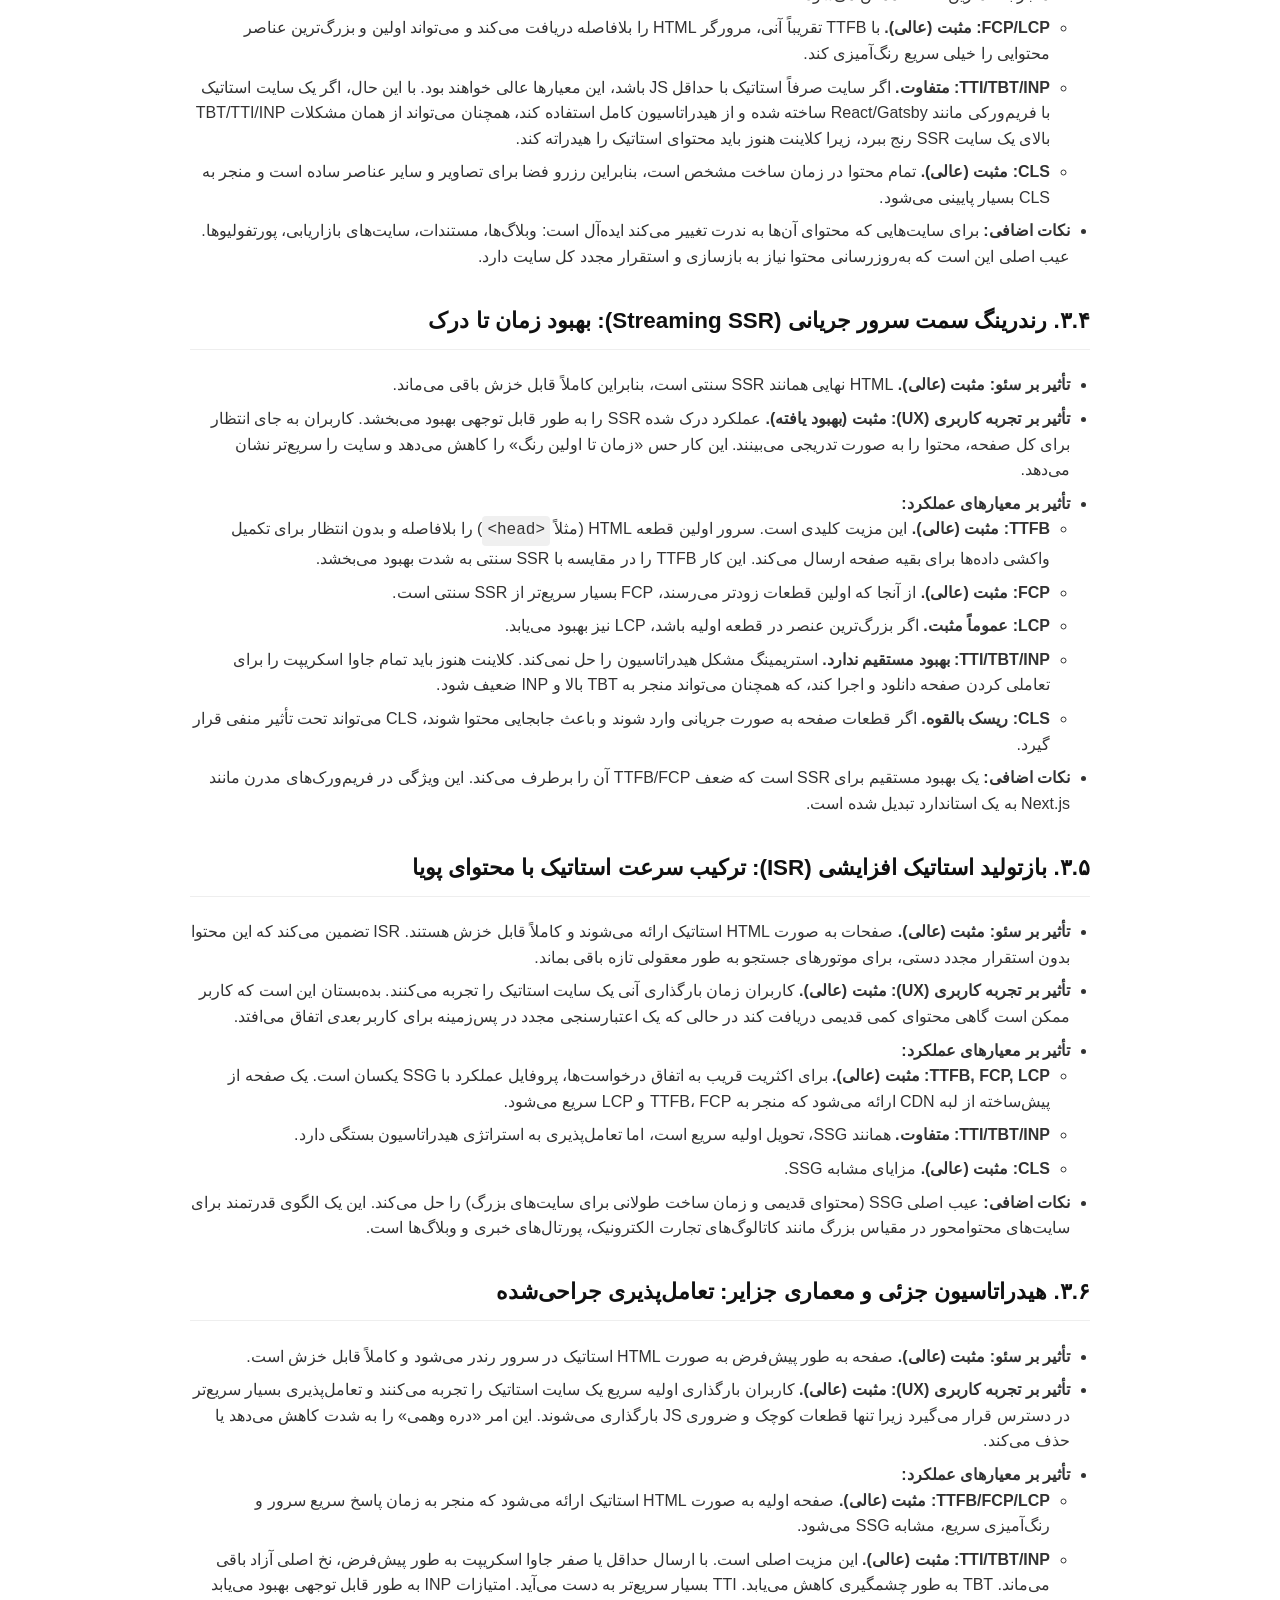
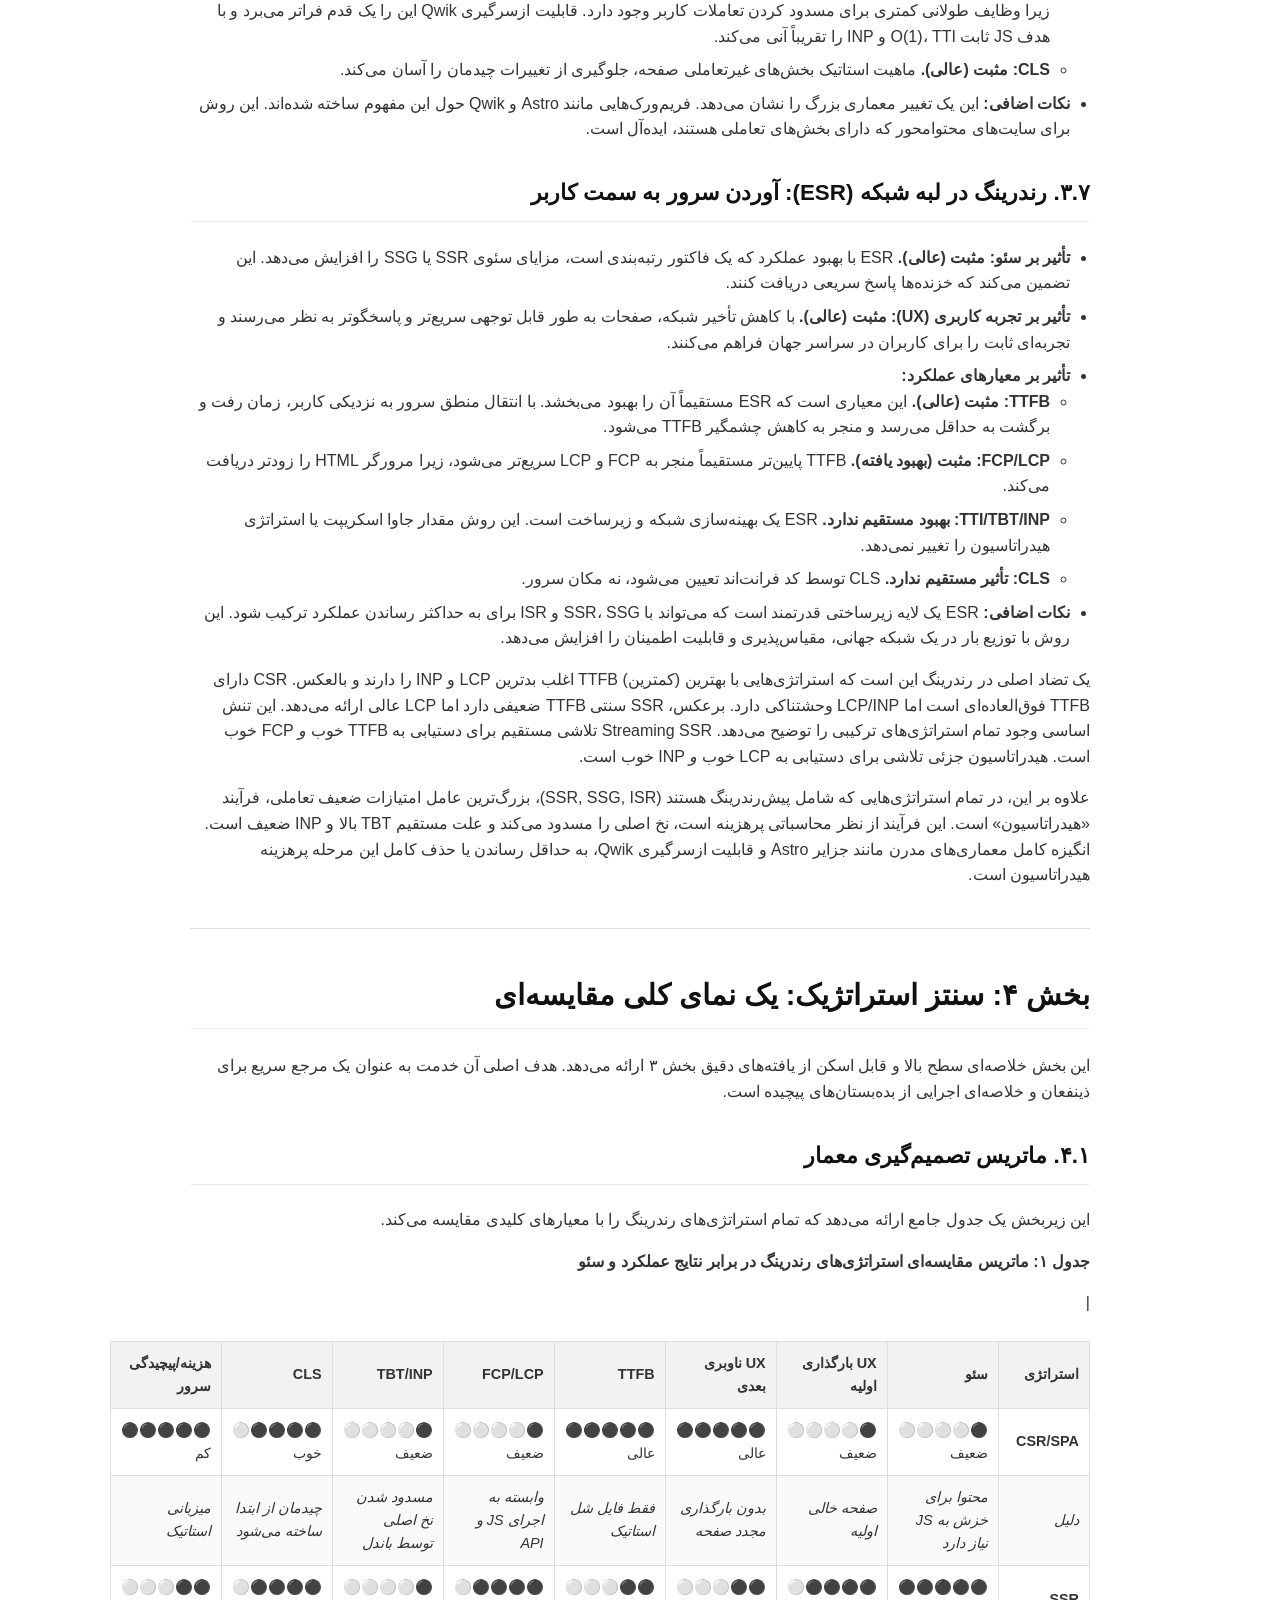
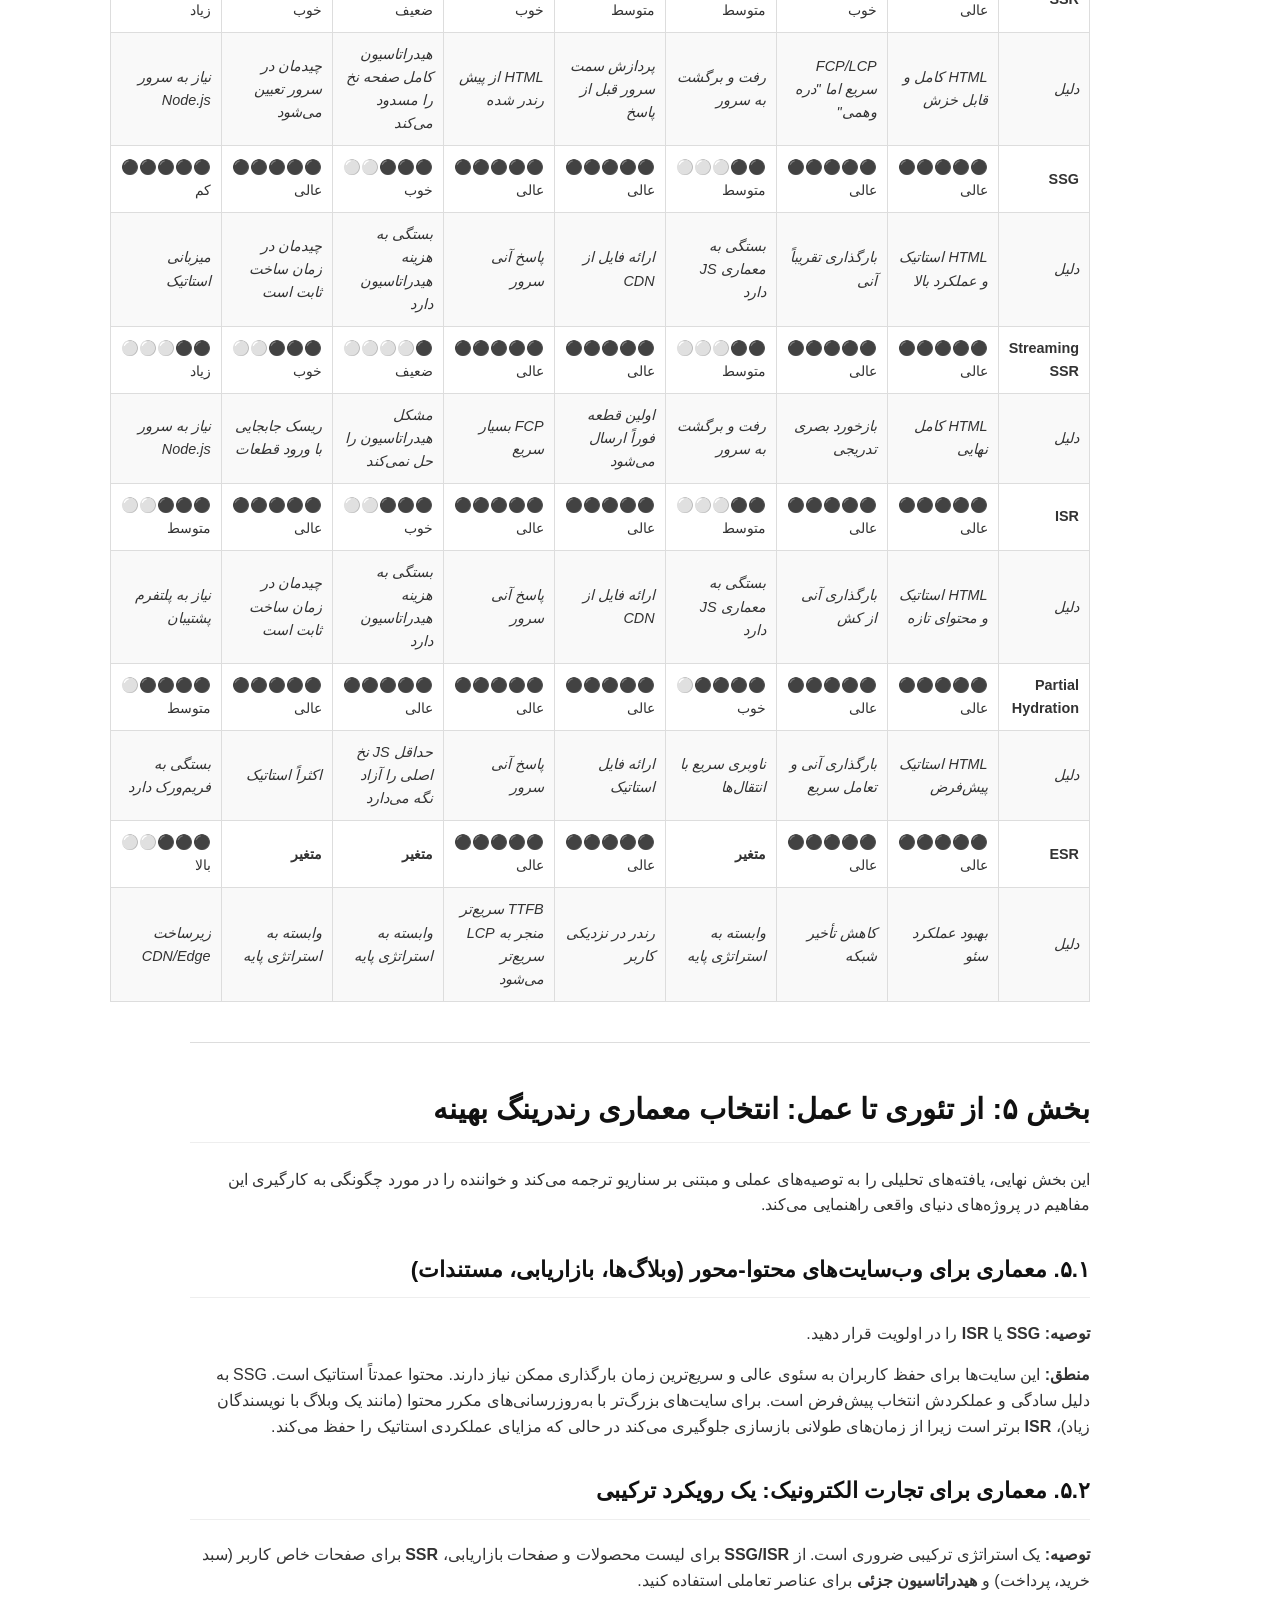
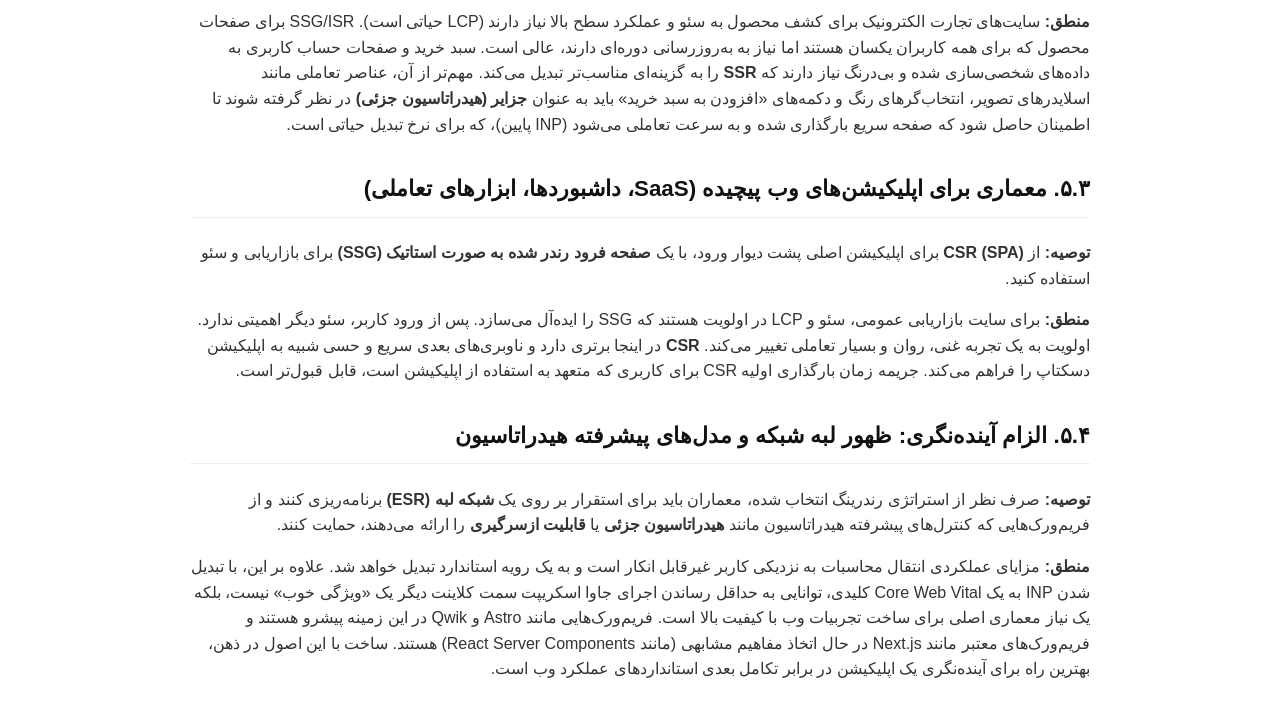
<file: Theoretical/rendering-and-effects.html>
<!DOCTYPE html>
<html lang="fa" dir="rtl">
<head>
    <meta charset="UTF-8">
    <meta name="viewport" content="width=device-width, initial-scale=1.0">
    <title>تاثیر استراتژی‌های رندرینگ بر عملکرد</title>
    <style>
        body {
            font-family: -apple-system, BlinkMacSystemFont, "Segoe UI", Roboto, "Helvetica Neue", Arial, sans-serif;
            line-height: 1.6;
            color: #333;
            max-width: 900px;
            margin: 0 auto;
            padding: 20px;
            background-color: #ffffff;
        }
        h1, h2, h3, h4 {
            color: #111;
            border-bottom: 1px solid #eee;
            padding-bottom: 10px;
            margin-top: 1.5em;
        }
        h1 { font-size: 2.2em; }
        h2 { font-size: 1.8em; }
        h3 { font-size: 1.4em; }
        p { margin-bottom: 1em; }
        ul { padding-right: 20px; }
        li { margin-bottom: 0.5em; }
        strong { font-weight: bold; }
        em { font-style: italic; }
        code {
            background-color: #f0f0f0;
            padding: 2px 5px;
            border-radius: 4px;
            font-family: "Courier New", Courier, monospace;
            direction: ltr;
            display: inline-block;
        }
        hr {
            border: 0;
            height: 1px;
            background: #ddd;
            margin: 40px 0;
        }
        table {
            width: 100%;
            border-collapse: collapse;
            margin: 25px 0;
            font-size: 0.9em;
            table-layout: auto;
        }
        th, td {
            border: 1px solid #ddd;
            padding: 10px;
            text-align: right;
            word-wrap: break-word;
        }
        th {
            background-color: #f2f2f2;
            font-weight: bold;
        }
        tr:nth-child(even) {
            background-color: #f9f9f9;
        }
    </style>
</head>
<body>
    <h1>راهنمای معماران برای رندرینگ مدرن وب: تحلیل مقایسه‌ای عملکرد، سئو و تجربه کاربری</h1>
    <hr>
    <h2>بخش ۱: چشم‌انداز رندرینگ: از یکپارچه‌ها تا جزایر میکروسکوپی</h2>
    <p>این بخش مقدماتی، دانش بنیادین هر استراتژی رندرینگ را پایه‌ریزی می‌کند. ما مکانیک اصلی، اهداف و جایگاه هر یک را در طیفی از رویکردهای مشتری-محور تا سرور-محور و لبه شبکه (Edge) تعریف خواهیم کرد. این واژگان برای تحلیل دقیقی که در ادامه می‌آید، حیاتی است.</p>
    <h3>۱.۱. رندرینگ سمت مشتری (CSR): اپلیکیشن در مرورگر</h3>
    <p><strong>تعریف:</strong> رندرینگ سمت مشتری (Client-Side Rendering) یا CSR، تکنیکی است که در آن تولید محتوای HTML با استفاده از جاوا اسکریپت مستقیماً در مرورگر کاربر انجام می‌شود. این رویکرد در تقابل با رندرینگ سمت سرور (SSR) قرار دارد که در آن سرور مسئول تولید HTML است. پاسخ اولیه‌ای که سرور در یک اپلیکیشن CSR خالص بازمی‌گرداند، یک فایل HTML حداقلی است که اغلب شامل یک پوسته خالی مانند <code>&lt;div id="root"&gt;&lt;/div&gt;</code> و یک لینک به یک باندل بزرگ جاوا اسکریپت است.</p>
    <p><strong>مکانیک اصلی:</strong> مرورگر باندل جاوا اسکریپت را دانلود کرده، آن را اجرا می‌کند، داده‌ها را از APIها واکشی می‌کند و سپس با دستکاری DOM، اپلیکیشن را رندر می‌کند.</p>
    <p><strong>الگوی مرتبط: اپلیکیشن تک‌صفحه‌ای (SPA):</strong> اپلیکیشن تک‌صفحه‌ای (Single-Page Application) یک برنامه وب است که تنها یک سند HTML را بارگذاری کرده و سپس محتوای آن را به صورت پویا به‌روزرسانی می‌کند. این الگو تجربه‌ای روان و شبیه به اپلیکیشن‌های بومی را بدون نیاز به بارگذاری مجدد کامل صفحه فراهم می‌آورد. در حالی که اکثر SPAها از CSR استفاده می‌کنند، فریم‌ورک‌های مدرن قادر به ساخت SPA با قابلیت‌های SSR نیز هستند.</p>
    <h3>۱.۲. رندرینگ سمت سرور (SSR): سرور پویا</h3>
    <p><strong>تعریف:</strong> رندرینگ سمت سرور (Server-Side Rendering) یا SSR، رویه‌ای است که در آن HTML کامل یک صفحه برای هر درخواست کاربر روی سرور تولید شده و سپس به کلاینت ارسال می‌شود. پس از آن، جاوا اسکریپت بارگذاری می‌شود تا HTML استاتیک را «هیدراته» (Hydrate) کرده و آن را تعاملی سازد.</p>
    <p><strong>مکانیک اصلی:</strong> درخواست کاربر به سرور می‌رسد. سرور داده‌های لازم را واکشی کرده، صفحه HTML کامل را رندر می‌کند و آن را به مرورگر می‌فرستد. مرورگر می‌تواند محتوا را بلافاصله نمایش دهد و سپس جاوا اسکریپت را برای اتصال شنوندگان رویداد (event listeners) دانلود و اجرا کند.</p>
    <p><strong>تمایز از استاتیک:</strong> تفاوت ظریفی بین SSR و سایت‌های استاتیک وجود دارد: SSR، کد HTML را در <em>زمان درخواست</em> (request time) تولید می‌کند، در حالی که سایت‌های استاتیک آن را در <em>زمان ساخت</em> (build time) تولید می‌کنند.</p>
    <h3>۱.۳. تولید سایت استاتیک (SSG): وب از پیش‌ساخته</h3>
    <p><strong>تعریف:</strong> تولید سایت استاتیک (Static Site Generation) یا SSG، فرآیندی است که در آن تمام صفحات به فایل‌های HTML استاتیک در طول فرآیند «ساخت» (build)، یعنی قبل از اینکه هرگونه درخواستی از سوی کاربر ارسال شود، از پیش رندر می‌شوند.</p>
    <p><strong>مکانیک اصلی:</strong> در حین استقرار، ابزاری (تولیدکننده سایت استاتیک) فایل‌های منبع (مانند Markdown و قالب‌ها) را گرفته، داده‌ها را واکشی کرده و یک وب‌سایت کامل و استاتیک می‌سازد. این فایل‌های استاتیک (HTML, CSS, JS, images) سپس روی یک سرویس میزبانی، که اغلب یک شبکه توزیع محتوا (CDN) است، مستقر می‌شوند.</p>
    <p><strong>مزیت کلیدی:</strong> تنها وظیفه سرور، ارائه یک فایل از پیش‌ساخته است که فوق‌العاده سریع و مقیاس‌پذیر است.</p>
    <h3>۱.۴. بازتولید استاتیک افزایشی (ISR): سایت استاتیک زنده</h3>
    <p><strong>تعریف:</strong> بازتولید استاتیک افزایشی (Incremental Static Regeneration) یا ISR، یک مدل ترکیبی است که عمدتاً با Next.js شناخته می‌شود و به صفحات استاتیک اجازه می‌دهد تا <em>پس از</em> استقرار سایت، بدون نیاز به بازسازی کامل، به‌روزرسانی شوند.</p>
    <p><strong>مکانیک اصلی:</strong> یک صفحه در زمان ساخت به صورت استاتیک تولید می‌شود. یک دوره زمانی برای <code>revalidate</code> (اعتبارسنجی مجدد) تعیین می‌گردد. اولین کاربر صفحه استاتیک کش‌شده را دریافت می‌کند. اگر درخواستی پس از اتمام دوره اعتبارسنجی مجدد ارسال شود، کاربر همچنان نسخه قدیمی (کش‌شده) را فوراً دریافت می‌کند، اما یک فرآیند بازتولید در پس‌زمینه آغاز می‌شود. کاربر بعدی، صفحه جدید تولید شده را دریافت خواهد کرد. این روش سرعت استاتیک را با تازگی محتوای پویا ترکیب می‌کند.</p>
    <h3>۱.۵. رندرینگ سمت سرور جریانی (Streaming SSR): تحویل HTML به صورت قطعه‌قطعه</h3>
    <p><strong>تعریف:</strong> رندرینگ سمت سرور جریانی (Streaming SSR) به عنوان یک بهبود برای SSR سنتی عمل می‌کند که در آن سرور صفحه HTML را به جای انتظار برای تکمیل کل صفحه، به صورت قطعه‌قطعه (chunks) و همزمان با رندر شدن، ارسال می‌کند.</p>
    <p><strong>مکانیک اصلی:</strong> سرور رندر صفحه را از بالا به پایین آغاز می‌کند. به محض آماده شدن تگ <code>&lt;head&gt;</code> و بخش‌های اولیه <code>&lt;body&gt;</code>، آن‌ها را به مرورگر استریم می‌کند. مرورگر می‌تواند شروع به تجزیه، دانلود منابع لینک‌شده (مانند CSS) و رنگ‌آمیزی رابط کاربری کند، در حالی که سرور به رندر کردن بقیه صفحه و واکشی داده برای بخش‌های پایینی ادامه می‌دهد.</p>
    <h3>۱.۶. هیدراتاسیون جزئی و معماری جزایر: تعامل‌پذیری جراحی‌شده</h3>
    <p><strong>تعریف:</strong> هیدراتاسیون جزئی (Partial Hydration) تکنیکی برای هیدراته کردن تنها کامپوننت‌های تعاملی خاص ("جزایر") در یک صفحه است و بقیه صفحه را به صورت HTML استاتیک رها می‌کند.</p>
    <p><strong>مکانیک اصلی:</strong> سرور یک صفحه HTML کامل را رندر می‌کند. با این حال، به جای ارسال یک باندل جاوا اسکریپت بزرگ برای هیدراته کردن کل صفحه، تنها باندل‌های JS کوچک و مستقلی را برای کامپوننت‌هایی که صراحتاً به عنوان تعاملی علامت‌گذاری شده‌اند (مانند یک اسلایدر تصویر یا نوار جستجو) ارسال می‌کند. این هسته اصلی "معماری جزایر" (Islands Architecture) است که توسط Astro محبوب شده است.</p>
    <p><strong>تکامل پیشرفته: قابلیت ازسرگیری (Resumability) در Qwik:</strong> قابلیت ازسرگیری به عنوان گام بعدی پس از هیدراتاسیون جزئی معرفی می‌شود. هدف آن حذف کامل هیدراتاسیون با سریال‌سازی وضعیت اپلیکیشن و شنوندگان رویداد در خود HTML است. کلاینت در ابتدا تقریباً هیچ جاوا اسکریپتی دانلود نمی‌کند و اجرا را از جایی که سرور متوقف کرده بود "از سر می‌گیرد" و قطعات کوچک کد را تنها پس از تعامل کاربر دانلود می‌کند.</p>
    <h3>۱.۷. رندرینگ در لبه شبکه (ESR): سرور توزیع‌شده</h3>
    <p><strong>تعریف:</strong> رندرینگ در لبه شبکه (Edge-Side Rendering) یا ESR، تکنیکی است که رندرینگ سمت سرور (SSR) یا تولید استاتیک را از یک سرور مبدأ متمرکز به یک شبکه جهانی از سرورهای لبه (بخشی از یک CDN) که از نظر فیزیکی به کاربر نزدیک‌تر هستند، منتقل می‌کند.</p>
    <p><strong>مکانیک اصلی:</strong> هنگامی که کاربر صفحه‌ای را درخواست می‌کند، درخواست توسط نزدیک‌ترین سرور لبه رهگیری می‌شود. آن سرور لبه مسئول رندر کردن HTML (اگر پویا باشد) یا ارائه فایل استاتیک است. این کار به شدت تأخیر شبکه را کاهش می‌دهد.</p>
    <p><strong>ارتباط با سایر استراتژی‌ها:</strong> ESR یک روش رندرینگ انحصاری نیست، بلکه یک معماری استقرار است. می‌توان SSR، SSG یا ISR را <em>در لبه شبکه</em> انجام داد.</p>
    <p>این استراتژی‌ها بر روی یک طیف قرار دارند که با یک بده‌بستان اساسی تعریف می‌شود: کار رندرینگ <em>کجا</em> و <em>چه زمانی</em> انجام می‌شود. این طیف از «همه چیز روی کلاینت، در زمان اجرا» (CSR) تا «همه چیز روی سرور ساخت، پیش از موعد» (SSG) امتداد دارد و SSR، Streaming و ISR در میانه قرار می‌گیرند. ESR یک تغییر جغرافیایی در کل این طیف است. درک این طیف اولین گام برای یک انتخاب معماری آگاهانه است. این امر سوال را از «کدام یک بهترین است؟» به «نقطه بهینه پروژه من در کجای این طیف قرار دارد؟» تغییر می‌دهد.</p>
    <p>علاوه بر این، تکامل تاریخی از SSR (وب کلاسیک) به CSR (SPAهای اولیه) و بازگشت به سمت SSR/SSG (فریم‌ورک‌های مدرن) و اکنون به هیدراتاسیون جزئی/قابلیت ازسرگیری، واکنشی مستقیم به تنگناهای عملکردی ناشی از ارسال، تجزیه و اجرای حجم زیادی از جاوا اسکریپت در سمت کلاینت است. تمام این مسیر تکاملی، تلاشی مستمر برای به حداقل رساندن حجم بار جاوا اسکریپت سمت کلاینت و زمان مسدود شدن نخ اصلی (main-thread) مرتبط با آن است.</p>
    <hr>
    <h2>بخش ۲: کمی‌سازی تجربه کاربری: نگاهی عمیق به معیارهای عملکرد مدرن</h2>
    <p>این بخش تعاریف معتبری برای هر معیار عملکرد ارائه می‌دهد و آن‌ها را بر اساس مرحله‌ای از سفر کاربر که نمایندگی می‌کنند، گروه‌بندی می‌کند. توضیح اینکه <em>چرا</em> هر معیار اهمیت دارد و روشن ساختن منسوخ شدن و جایگزینی معیارهای قدیمی‌تر، بسیار حیاتی است.</p>
    <h3>۲.۱. پاسخ اولیه: اندازه‌گیری تأخیر سرور</h3>
    <p><strong>زمان تا اولین بایت (TTFB):</strong> این معیار به عنوان زمان از درخواست اولیه تا رسیدن <em>اولین بایت</em> از پاسخ تعریف می‌شود. این شاخص، معیاری برای سنجش پاسخگویی سرور و تأخیر شبکه است و شامل زمان جستجوی DNS، برقراری اتصال/مذاکره TLS و زمان پردازش سرور می‌شود. امتیاز خوب برای این معیار زیر 0.8 ثانیه است.</p>
    <h3>۲.۲. تجربه بارگذاری: اندازه‌گیری بازخورد بصری</h3>
    <p><strong>اولین رنگ محتوایی (FCP):</strong> این معیار به عنوان زمان تا رندر شدن <em>اولین قطعه از محتوای DOM</em> (متن، تصویر، SVG، canvas) تعریف می‌شود. این اولین تأییدیه برای کاربر است که صفحه در حال بارگذاری است. امتیاز خوب برای این معیار زیر 1.8 ثانیه است.</p>
    <p><strong>بزرگ‌ترین رنگ محتوایی (LCP):</strong> این معیار به عنوان زمان تا رندر شدن <em>بزرگ‌ترین عنصر محتوایی قابل مشاهده</em> (تصویر یا بلوک متنی) در ویوپورت تعریف می‌شود. این معیار یک Core Web Vital است و نقطه‌ای را مشخص می‌کند که کاربر درک می‌کند محتوای اصلی صفحه بارگذاری شده است. امتیاز خوب برای آن زیر 2.5 ثانیه است.</p>
    <p><strong>منسوخ شدن اولین رنگ معنادار (FMP):</strong> لازم به ذکر است که FMP تلاشی اولیه و مبتنی بر هیوریستیک برای اندازه‌گیری زمان نمایش محتوای اصلی بود. این معیار به نفع LCP که اندازه‌گیری و استدلال در مورد آن ساده‌تر است، منسوخ شده است، زیرا بر روی یک عنصر بزرگ و واحد تمرکز دارد. این گزارش بر LCP به عنوان استاندارد مدرن تمرکز خواهد کرد.</p>
    <h3>۲.۳. تجربه تعامل‌پذیری: اندازه‌گیری پاسخگویی</h3>
    <p><strong>زمان تا تعامل‌پذیری (TTI):</strong> این معیار به عنوان زمان تا زمانی که صفحه <em>کاملاً تعاملی</em> شود تعریف می‌شود، به این معنی که محتوای مفیدی را نمایش می‌دهد (FCP گذشته است)، شنوندگان رویداد برای اکثر عناصر قابل مشاهده ثبت شده‌اند و در عرض 50 میلی‌ثانیه به تعاملات کاربر پاسخ می‌دهد. TTI برای اندازه‌گیری پایان «دره وهمی» (uncanny valley) طراحی شده بود. لازم به ذکر است که TTI از Lighthouse 10 حذف شده است زیرا بیش از حد حساس بود و TBT و INP به عنوان شاخص‌های بهتر برای مشکلات تعاملی جایگزین آن شده‌اند.</p>
    <p><strong>زمان مسدود شدن کل (TBT):</strong> این معیار به عنوان مجموع تمام دوره‌های زمانی بین FCP و TTI که در آن نخ اصلی توسط یک «وظیفه طولانی» (هر وظیفه‌ای طولانی‌تر از 50 میلی‌ثانیه) مسدود شده است، تعریف می‌شود. TBT شدت عدم تعامل‌پذیری در مرحله بارگذاری را کمی می‌کند. امتیاز خوب برای آن زیر 200 میلی‌ثانیه است.</p>
    <p><strong>تغییر حیاتی از تأخیر اولین ورودی (FID) به تعامل تا رنگ بعدی (INP):</strong></p>
    <ul>
        <li><strong>تأخیر اولین ورودی (FID):</strong> FID یک Core Web Vital بود که زمان از <em>اولین</em> تعامل کاربر (مثلاً یک کلیک) تا زمانی که مرورگر قادر به <em>شروع پردازش</em> شنوندگان رویداد برای آن تعامل بود را اندازه‌گیری می‌کرد. این معیار فقط «تأخیر» را اندازه‌گیری می‌کرد، نه کل زمان پردازش را.</li>
        <li><strong>تعامل تا رنگ بعدی (INP):</strong> INP به عنوان Core Web Vital جدید برای پاسخگویی، در مارس 2024 جایگزین FID شد. INP یک معیار جامع‌تر است زیرا <em>کل تأخیر</em> یک تعامل را اندازه‌گیری می‌کند—از ورودی کاربر، از طریق پردازش شنونده رویداد، تا لحظه‌ای که <em>فریم بعدی رنگ‌آمیزی می‌شود</em>. مهم‌تر از آن، این معیار <em>تمام</em> تعاملات صفحه را در نظر می‌گیرد و بدترین آن‌ها (یا یک صدک بالا) را گزارش می‌دهد، نه فقط اولین تعامل را. INP خوب زیر 200 میلی‌ثانیه است.</li>
    </ul>
    <h3>۲.۴. تجربه پایداری بصری: اندازه‌گیری لذت‌بخشی</h3>
    <p><strong>تغییر چیدمان تجمعی (CLS):</strong> این معیار یک Core Web Vital است که پایداری بصری یک صفحه را با امتیازدهی به تمام تغییرات چیدمان غیرمنتظره‌ای که در طول عمر آن رخ می‌دهد، اندازه‌گیری می‌کند. یک تغییر چیدمان زمانی رخ می‌دهد که یک عنصر قابل مشاهده موقعیت خود را بین فریم‌ها تغییر دهد. امتیاز خوب 0.1 یا کمتر است. امتیاز آن حاصل ضرب <code>impact fraction</code> و <code>distance fraction</code> است.</p>
    <p>این معیارها صرفاً مجموعه‌ای از کلمات اختصاری نیستند؛ آنها مستقیماً با سفر روانی کاربر هنگام بارگذاری یک صفحه مطابقت دارند: ۱. "آیا کار کرد؟" (TTFB)، ۲. "آیا در حال وقوع است؟" (FCP)، ۳. "آیا مفید است؟" (LCP)، ۴. "آیا قابل استفاده است؟" (TBT/INP)، ۵. "آیا لذت‌بخش و بدون دردسر است؟" (CLS). این چارچوب روایی به یک معمار کمک می‌کند تا بهینه‌سازی‌ها را اولویت‌بندی کند.</p>
    <p>جایگزینی FID با INP مهم‌ترین تحول معیاری برای معماری مدرن وب است. FID یک معیار بخشنده بود؛ تا زمانی که نخ اصلی برای <em>اولین</em> ورودی آزاد بود، می‌توانستید امتیاز خوبی کسب کنید. INP بی‌رحم است. این معیار <em>بدترین</em> تعامل را در کل جلسه اندازه‌گیری می‌کند. این امر مستقیماً ارزش پیشنهاد معماری‌هایی را که به طور پیش‌فرض کار نخ اصلی را به حداقل می‌رسانند، مانند هیدراتاسیون جزئی و قابلیت ازسرگیری، افزایش می‌دهد و توسعه‌دهندگان را مجبور می‌کند تا در مورد تقسیم کد، بهینه‌سازی و انتقال کار از نخ اصلی بسیار کوشاتر باشند.</p>
    <hr>
    <h2>بخش ۳: تحلیل جامع: تأثیر استراتژی‌های رندرینگ بر معیارهای کلیدی</h2>
    <p>این بخش هسته اصلی گزارش است. هر زیربخش تحلیلی دقیق و مبتنی بر شواهد از یک استراتژی رندرینگ را در برابر تمام معیارهای مشخص شده ارائه می‌دهد.</p>
    <h3>۳.۱. رندرینگ سمت مشتری (CSR) و الگوی SPA</h3>
    <ul>
        <li><strong>تأثیر بر سئو:</strong> <strong>منفی.</strong> خزنده‌های موتور جستجو یک فایل HTML عمدتاً خالی دریافت می‌کنند و برای دیدن محتوا باید جاوا اسکریپت را اجرا کنند. در حالی که گوگل می‌تواند این کار را انجام دهد، این یک فرآیند نمایه‌سازی دو مرحله‌ای است که کندتر و مستعد خطا است. سایر خزنده‌ها (مانند خزنده‌های رسانه‌های اجتماعی) اغلب اصلاً نمی‌توانند JS را اجرا کنند. این یک چالش قابل توجه برای سایت‌های محتوامحور است.</li>
        <li><strong>تأثیر بر تجربه کاربری (UX):</strong> <strong>متفاوت.</strong>
            <ul>
                <li><strong>بارگذاری اولیه:</strong> <strong>منفی.</strong> کاربران یک صفحه خالی یا یک اسپینر بارگذاری می‌بینند که منجر به عملکرد درک شده ضعیف می‌شود. کل باندل اپلیکیشن باید قبل از نمایش هر چیز معناداری دانلود، تجزیه و اجرا شود.</li>
                <li><strong>ناوبری‌های بعدی:</strong> <strong>مثبت.</strong> پس از بارگذاری، انتقال بین صفحات بسیار سریع و روان است و حس یک اپلیکیشن بومی را القا می‌کند زیرا نیازی به بارگذاری مجدد کامل صفحه نیست.</li>
            </ul>
        </li>
        <li><strong>تأثیر بر معیارهای عملکرد:</strong>
            <ul>
                <li><strong>TTFB:</strong> <strong>مثبت (عالی).</strong> تنها وظیفه سرور بازگرداندن یک فایل HTML کوچک و استاتیک است. این کار بسیار سریع است و منجر به TTFB بسیار پایینی می‌شود.</li>
                <li><strong>FCP/LCP:</strong> <strong>منفی (ضعیف).</strong> هر دو به طور قابل توجهی به تأخیر می‌افتند. تا زمانی که باندل بزرگ JS دانلود، تجزیه و اجرا نشود و تماس‌های API برای واکشی محتوا انجام نشود، هیچ چیزی قابل رنگ‌آمیزی نیست. این امر شکاف بزرگی بین TTFB و FCP/LCP ایجاد می‌کند.</li>
                <li><strong>TTI/TBT/INP:</strong> <strong>منفی (ضعیف).</strong> زمان تعاملی شدن بسیار بالاست. نخ اصلی در مرحله راه‌اندازی اولیه به شدت مسدود می‌شود زیرا کل اپلیکیشن به یکباره رندر و هیدراته می‌شود. این امر منجر به TBT بالا و INP اولیه ضعیف می‌شود.</li>
                <li><strong>CLS:</strong> <strong>عموماً مثبت.</strong> از آنجایی که چیدمان معمولاً توسط جاوا اسکریپت به یکباره ساخته می‌شود، فرصت‌های کمتری برای تغییرات غیرمنتظره ناشی از بارگذاری دیرهنگام محتوا وجود دارد.</li>
            </ul>
        </li>
        <li><strong>نکات اضافی:</strong> این روش برای اپلیکیشن‌های پشت دیوار ورود (داشبوردها، پنل‌های مدیریت) که سئو در آن‌ها اهمیتی ندارد و تجربه تعاملی غنی پس از بارگذاری اولیه در اولویت است، مناسب‌تر است.</li>
    </ul>
    <h3>۳.۲. رندرینگ سمت سرور (SSR): رویکرد کلاسیک</h3>
    <ul>
        <li><strong>تأثیر بر سئو:</strong> <strong>مثبت (عالی).</strong> سرور HTML کاملاً شکل‌گرفته را به مرورگر ارسال می‌کند که بلافاصله توسط تمام موتورهای جستجو و ربات‌ها قابل خزش است. این برای سئو ایده‌آل است.</li>
        <li><strong>تأثیر بر تجربه کاربری (UX):</strong> <strong>متفاوت.</strong>
            <ul>
                <li><strong>بارگذاری اولیه:</strong> <strong>برای درک کاربر مثبت است.</strong> کاربران محتوا را خیلی سریع می‌بینند (FCP/LCP سریع). با این حال، صفحه ممکن است در «دره وهمی» باشد، جایی که به نظر تعاملی می‌رسد اما در واقع نیست، زیرا JS سمت کلاینت هنوز هیدراتاسیون را تمام نکرده است.</li>
                <li><strong>ناوبری‌های بعدی:</strong> کندتر از یک SPA است، زیرا هر ناوبری نیاز به یک سفر رفت و برگشت جدید به سرور برای رندر صفحه بعدی دارد.</li>
            </ul>
        </li>
        <li><strong>تأثیر بر معیارهای عملکرد:</strong>
            <ul>
                <li><strong>TTFB:</strong> <strong>منفی (متوسط تا ضعیف).</strong> سرور باید قبل از ارسال اولین بایت، کاری انجام دهد (واکشی داده، رندر HTML). این ذاتاً منجر به TTFB بالاتری نسبت به CSR یا SSG می‌شود.</li>
                <li><strong>FCP/LCP:</strong> <strong>مثبت (خوب).</strong> از آنجا که HTML به طور کامل روی سرور رندر می‌شود، مرورگر می‌تواند محتوا و بزرگ‌ترین عنصر را خیلی سریع پس از رسیدن HTML رنگ‌آمیزی کند. SSR اغلب LCP بهتری نسبت به یک اپلیکیشن CSR با TTFB سریع‌تر دارد.</li>
                <li><strong>TTI/TBT/INP:</strong> <strong>منفی (متوسط تا ضعیف).</strong> این نقطه ضعف اصلی SSR است. پس از FCP/LCP سریع، مرورگر باید JS را برای هیدراته کردن کل اپلیکیشن دانلود، تجزیه و اجرا کند. این فرآیند می‌تواند نخ اصلی را مسدود کند و منجر به TBT بالا و TTI/INP ضعیف شود.</li>
                <li><strong>CLS:</strong> <strong>عموماً مثبت.</strong> چیدمان اولیه روی سرور تعیین می‌شود و شانس تغییرات را کاهش می‌دهد.</li>
            </ul>
        </li>
        <li><strong>نکات اضافی:</strong> SSR یک انتخاب عالی برای سایت‌های محتوامحور و پویا است که به سئوی قوی نیاز دارند، مانند صفحات محصول تجارت الکترونیک یا مقالات خبری. بده‌بستان اصلی، هزینه و پیچیدگی سرور است.</li>
    </ul>
    <h3>۳.۳. تولید سایت استاتیک (SSG): خط پایه عملکرد</h3>
    <ul>
        <li><strong>تأثیر بر سئو:</strong> <strong>مثبت (عالی).</strong> مانند SSR، HTML کاملاً شکل‌گرفته تولید می‌کند که کاملاً قابل خزش است. عملکرد استثنایی آن نیز یک امتیاز سئو محسوب می‌شود.</li>
        <li><strong>تأثیر بر تجربه کاربری (UX):</strong> <strong>مثبت (عالی).</strong> صفحات تقریباً بلافاصله بارگذاری می‌شوند. هیچ تنگنای محاسباتی در سمت سرور یا رندرینگ در سمت کلاینت در بارگذاری اولیه وجود ندارد.</li>
        <li><strong>تأثیر بر معیارهای عملکرد:</strong>
            <ul>
                <li><strong>TTFB:</strong> <strong>مثبت (عالی).</strong> صفحات فایل‌های استاتیکی هستند که مستقیماً از یک CDN ارائه می‌شوند. هیچ محاسبه سروری وجود ندارد، که منجر به کمترین TTFB ممکن می‌شود.</li>
                <li><strong>FCP/LCP:</strong> <strong>مثبت (عالی).</strong> با TTFB تقریباً آنی، مرورگر HTML را بلافاصله دریافت می‌کند و می‌تواند اولین و بزرگ‌ترین عناصر محتوایی را خیلی سریع رنگ‌آمیزی کند.</li>
                <li><strong>TTI/TBT/INP:</strong> <strong>متفاوت.</strong> اگر سایت صرفاً استاتیک با حداقل JS باشد، این معیارها عالی خواهند بود. با این حال، اگر یک سایت استاتیک با فریم‌ورکی مانند React/Gatsby ساخته شده و از هیدراتاسیون کامل استفاده کند، همچنان می‌تواند از همان مشکلات TBT/TTI/INP بالای یک سایت SSR رنج ببرد، زیرا کلاینت هنوز باید محتوای استاتیک را هیدراته کند.</li>
                <li><strong>CLS:</strong> <strong>مثبت (عالی).</strong> تمام محتوا در زمان ساخت مشخص است، بنابراین رزرو فضا برای تصاویر و سایر عناصر ساده است و منجر به CLS بسیار پایینی می‌شود.</li>
            </ul>
        </li>
        <li><strong>نکات اضافی:</strong> برای سایت‌هایی که محتوای آن‌ها به ندرت تغییر می‌کند ایده‌آل است: وبلاگ‌ها، مستندات، سایت‌های بازاریابی، پورتفولیوها. عیب اصلی این است که به‌روزرسانی محتوا نیاز به بازسازی و استقرار مجدد کل سایت دارد.</li>
    </ul>
    <h3>۳.۴. رندرینگ سمت سرور جریانی (Streaming SSR): بهبود زمان تا درک</h3>
    <ul>
        <li><strong>تأثیر بر سئو:</strong> <strong>مثبت (عالی).</strong> HTML نهایی همانند SSR سنتی است، بنابراین کاملاً قابل خزش باقی می‌ماند.</li>
        <li><strong>تأثیر بر تجربه کاربری (UX):</strong> <strong>مثبت (بهبود یافته).</strong> عملکرد درک شده SSR را به طور قابل توجهی بهبود می‌بخشد. کاربران به جای انتظار برای کل صفحه، محتوا را به صورت تدریجی می‌بینند. این کار حس «زمان تا اولین رنگ» را کاهش می‌دهد و سایت را سریع‌تر نشان می‌دهد.</li>
        <li><strong>تأثیر بر معیارهای عملکرد:</strong>
            <ul>
                <li><strong>TTFB:</strong> <strong>مثبت (عالی).</strong> این مزیت کلیدی است. سرور اولین قطعه HTML (مثلاً <code>&lt;head&gt;</code>) را بلافاصله و بدون انتظار برای تکمیل واکشی داده‌ها برای بقیه صفحه ارسال می‌کند. این کار TTFB را در مقایسه با SSR سنتی به شدت بهبود می‌بخشد.</li>
                <li><strong>FCP:</strong> <strong>مثبت (عالی).</strong> از آنجا که اولین قطعات زودتر می‌رسند، FCP بسیار سریع‌تر از SSR سنتی است.</li>
                <li><strong>LCP:</strong> <strong>عموماً مثبت.</strong> اگر بزرگ‌ترین عنصر در قطعه اولیه باشد، LCP نیز بهبود می‌یابد.</li>
                <li><strong>TTI/TBT/INP:</strong> <strong>بهبود مستقیم ندارد.</strong> استریمینگ مشکل هیدراتاسیون را حل نمی‌کند. کلاینت هنوز باید تمام جاوا اسکریپت را برای تعاملی کردن صفحه دانلود و اجرا کند، که همچنان می‌تواند منجر به TBT بالا و INP ضعیف شود.</li>
                <li><strong>CLS:</strong> <strong>ریسک بالقوه.</strong> اگر قطعات صفحه به صورت جریانی وارد شوند و باعث جابجایی محتوا شوند، CLS می‌تواند تحت تأثیر منفی قرار گیرد.</li>
            </ul>
        </li>
        <li><strong>نکات اضافی:</strong> یک بهبود مستقیم برای SSR است که ضعف TTFB/FCP آن را برطرف می‌کند. این ویژگی در فریم‌ورک‌های مدرن مانند Next.js به یک استاندارد تبدیل شده است.</li>
    </ul>
    <h3>۳.۵. بازتولید استاتیک افزایشی (ISR): ترکیب سرعت استاتیک با محتوای پویا</h3>
    <ul>
        <li><strong>تأثیر بر سئو:</strong> <strong>مثبت (عالی).</strong> صفحات به صورت HTML استاتیک ارائه می‌شوند و کاملاً قابل خزش هستند. ISR تضمین می‌کند که این محتوا بدون استقرار مجدد دستی، برای موتورهای جستجو به طور معقولی تازه باقی بماند.</li>
        <li><strong>تأثیر بر تجربه کاربری (UX):</strong> <strong>مثبت (عالی).</strong> کاربران زمان بارگذاری آنی یک سایت استاتیک را تجربه می‌کنند. بده‌بستان این است که کاربر ممکن است گاهی محتوای کمی قدیمی دریافت کند در حالی که یک اعتبارسنجی مجدد در پس‌زمینه برای کاربر <em>بعدی</em> اتفاق می‌افتد.</li>
        <li><strong>تأثیر بر معیارهای عملکرد:</strong>
            <ul>
                <li><strong>TTFB, FCP, LCP:</strong> <strong>مثبت (عالی).</strong> برای اکثریت قریب به اتفاق درخواست‌ها، پروفایل عملکرد با SSG یکسان است. یک صفحه از پیش‌ساخته از لبه CDN ارائه می‌شود که منجر به TTFB، FCP و LCP سریع می‌شود.</li>
                <li><strong>TTI/TBT/INP:</strong> <strong>متفاوت.</strong> همانند SSG، تحویل اولیه سریع است، اما تعامل‌پذیری به استراتژی هیدراتاسیون بستگی دارد.</li>
                <li><strong>CLS:</strong> <strong>مثبت (عالی).</strong> مزایای مشابه SSG.</li>
            </ul>
        </li>
        <li><strong>نکات اضافی:</strong> عیب اصلی SSG (محتوای قدیمی و زمان ساخت طولانی برای سایت‌های بزرگ) را حل می‌کند. این یک الگوی قدرتمند برای سایت‌های محتوامحور در مقیاس بزرگ مانند کاتالوگ‌های تجارت الکترونیک، پورتال‌های خبری و وبلاگ‌ها است.</li>
    </ul>
    <h3>۳.۶. هیدراتاسیون جزئی و معماری جزایر: تعامل‌پذیری جراحی‌شده</h3>
    <ul>
        <li><strong>تأثیر بر سئو:</strong> <strong>مثبت (عالی).</strong> صفحه به طور پیش‌فرض به صورت HTML استاتیک در سرور رندر می‌شود و کاملاً قابل خزش است.</li>
        <li><strong>تأثیر بر تجربه کاربری (UX):</strong> <strong>مثبت (عالی).</strong> کاربران بارگذاری اولیه سریع یک سایت استاتیک را تجربه می‌کنند و تعامل‌پذیری بسیار سریع‌تر در دسترس قرار می‌گیرد زیرا تنها قطعات کوچک و ضروری JS بارگذاری می‌شوند. این امر «دره وهمی» را به شدت کاهش می‌دهد یا حذف می‌کند.</li>
        <li><strong>تأثیر بر معیارهای عملکرد:</strong>
            <ul>
                <li><strong>TTFB/FCP/LCP:</strong> <strong>مثبت (عالی).</strong> صفحه اولیه به صورت HTML استاتیک ارائه می‌شود که منجر به زمان پاسخ سریع سرور و رنگ‌آمیزی سریع، مشابه SSG می‌شود.</li>
                <li><strong>TTI/TBT/INP:</strong> <strong>مثبت (عالی).</strong> این مزیت اصلی است. با ارسال حداقل یا صفر جاوا اسکریپت به طور پیش‌فرض، نخ اصلی آزاد باقی می‌ماند. TBT به طور چشمگیری کاهش می‌یابد. TTI بسیار سریع‌تر به دست می‌آید. امتیازات INP به طور قابل توجهی بهبود می‌یابد زیرا وظایف طولانی کمتری برای مسدود کردن تعاملات کاربر وجود دارد. قابلیت ازسرگیری Qwik این را یک قدم فراتر می‌برد و با هدف JS ثابت O(1)، TTI و INP را تقریباً آنی می‌کند.</li>
                <li><strong>CLS:</strong> <strong>مثبت (عالی).</strong> ماهیت استاتیک بخش‌های غیرتعاملی صفحه، جلوگیری از تغییرات چیدمان را آسان می‌کند.</li>
            </ul>
        </li>
        <li><strong>نکات اضافی:</strong> این یک تغییر معماری بزرگ را نشان می‌دهد. فریم‌ورک‌هایی مانند Astro و Qwik حول این مفهوم ساخته شده‌اند. این روش برای سایت‌های محتوامحور که دارای بخش‌های تعاملی هستند، ایده‌آل است.</li>
    </ul>
    <h3>۳.۷. رندرینگ در لبه شبکه (ESR): آوردن سرور به سمت کاربر</h3>
    <ul>
        <li><strong>تأثیر بر سئو:</strong> <strong>مثبت (عالی).</strong> ESR با بهبود عملکرد که یک فاکتور رتبه‌بندی است، مزایای سئوی SSR یا SSG را افزایش می‌دهد. این تضمین می‌کند که خزنده‌ها پاسخ سریعی دریافت کنند.</li>
        <li><strong>تأثیر بر تجربه کاربری (UX):</strong> <strong>مثبت (عالی).</strong> با کاهش تأخیر شبکه، صفحات به طور قابل توجهی سریع‌تر و پاسخگوتر به نظر می‌رسند و تجربه‌ای ثابت را برای کاربران در سراسر جهان فراهم می‌کنند.</li>
        <li><strong>تأثیر بر معیارهای عملکرد:</strong>
            <ul>
                <li><strong>TTFB:</strong> <strong>مثبت (عالی).</strong> این معیاری است که ESR مستقیماً آن را بهبود می‌بخشد. با انتقال منطق سرور به نزدیکی کاربر، زمان رفت و برگشت به حداقل می‌رسد و منجر به کاهش چشمگیر TTFB می‌شود.</li>
                <li><strong>FCP/LCP:</strong> <strong>مثبت (بهبود یافته).</strong> TTFB پایین‌تر مستقیماً منجر به FCP و LCP سریع‌تر می‌شود، زیرا مرورگر HTML را زودتر دریافت می‌کند.</li>
                <li><strong>TTI/TBT/INP:</strong> <strong>بهبود مستقیم ندارد.</strong> ESR یک بهینه‌سازی شبکه و زیرساخت است. این روش مقدار جاوا اسکریپت یا استراتژی هیدراتاسیون را تغییر نمی‌دهد.</li>
                <li><strong>CLS:</strong> <strong>تأثیر مستقیم ندارد.</strong> CLS توسط کد فرانت‌اند تعیین می‌شود، نه مکان سرور.</li>
            </ul>
        </li>
        <li><strong>نکات اضافی:</strong> ESR یک لایه زیرساختی قدرتمند است که می‌تواند با SSR، SSG و ISR برای به حداکثر رساندن عملکرد ترکیب شود. این روش با توزیع بار در یک شبکه جهانی، مقیاس‌پذیری و قابلیت اطمینان را افزایش می‌دهد.</li>
    </ul>
    <p>یک تضاد اصلی در رندرینگ این است که استراتژی‌هایی با بهترین (کمترین) TTFB اغلب بدترین LCP و INP را دارند و بالعکس. CSR دارای TTFB فوق‌العاده‌ای است اما LCP/INP وحشتناکی دارد. برعکس، SSR سنتی TTFB ضعیفی دارد اما LCP عالی ارائه می‌دهد. این تنش اساسی وجود تمام استراتژی‌های ترکیبی را توضیح می‌دهد. Streaming SSR تلاشی مستقیم برای دستیابی به TTFB خوب <em>و</em> FCP خوب است. هیدراتاسیون جزئی تلاشی برای دستیابی به LCP خوب <em>و</em> INP خوب است.</p>
    <p>علاوه بر این، در تمام استراتژی‌هایی که شامل پیش‌رندرینگ هستند (SSR, SSG, ISR)، بزرگ‌ترین عامل امتیازات ضعیف تعاملی، فرآیند «هیدراتاسیون» است. این فرآیند از نظر محاسباتی پرهزینه است، نخ اصلی را مسدود می‌کند و علت مستقیم TBT بالا و INP ضعیف است. انگیزه کامل معماری‌های مدرن مانند جزایر Astro و قابلیت ازسرگیری Qwik، به حداقل رساندن یا حذف کامل این مرحله پرهزینه هیدراتاسیون است.</p>
    <hr>
    <h2>بخش ۴: سنتز استراتژیک: یک نمای کلی مقایسه‌ای</h2>
    <p>این بخش خلاصه‌ای سطح بالا و قابل اسکن از یافته‌های دقیق بخش ۳ ارائه می‌دهد. هدف اصلی آن خدمت به عنوان یک مرجع سریع برای ذینفعان و خلاصه‌ای اجرایی از بده‌بستان‌های پیچیده است.</p>
    <h3>۴.۱. ماتریس تصمیم‌گیری معمار</h3>
    <p>این زیربخش یک جدول جامع ارائه می‌دهد که تمام استراتژی‌های رندرینگ را با معیارهای کلیدی مقایسه می‌کند.</p>
    <p><strong>جدول ۱: ماتریس مقایسه‌ای استراتژی‌های رندرینگ در برابر نتایج عملکرد و سئو</strong></p>
    <table>
        <thead>
            <tr>
                <th>استراتژی</th>
                <th>سئو</th>
                <th>UX بارگذاری اولیه</th>
                <th>UX ناوبری بعدی</th>
                <th>TTFB</th>
                <th>FCP/LCP</th>
                <th>TBT/INP</th>
                <th>CLS</th>
                <th>هزینه/پیچیدگی سرور</th>
            </tr>
        </thead>
        <tbody>
            <tr>
                <td><strong>CSR/SPA</strong></td>
                <td>⚫⚪⚪⚪⚪ ضعیف</td>
                <td>⚫⚪⚪⚪⚪ ضعیف</td>
                <td>⚫⚫⚫⚫⚫ عالی</td>
                <td>⚫⚫⚫⚫⚫ عالی</td>
                <td>⚫⚪⚪⚪⚪ ضعیف</td>
                <td>⚫⚪⚪⚪⚪ ضعیف</td>
                <td>⚫⚫⚫⚫⚪ خوب</td>
                <td>⚫⚫⚫⚫⚫ کم</td>
            </tr>
            <tr>
                <td><em>دلیل</em></td>
                <td><em>محتوا برای خزش به JS نیاز دارد</em></td>
                <td><em>صفحه خالی اولیه</em></td>
                <td><em>بدون بارگذاری مجدد صفحه</em></td>
                <td><em>فقط فایل شل استاتیک</em></td>
                <td><em>وابسته به اجرای JS و API</em></td>
                <td><em>مسدود شدن نخ اصلی توسط باندل</em></td>
                <td><em>چیدمان از ابتدا ساخته می‌شود</em></td>
                <td><em>میزبانی استاتیک</em></td>
            </tr>
            <tr>
                <td><strong>SSR</strong></td>
                <td>⚫⚫⚫⚫⚫ عالی</td>
                <td>⚫⚫⚫⚫⚪ خوب</td>
                <td>⚫⚫⚪⚪⚪ متوسط</td>
                <td>⚫⚫⚪⚪⚪ متوسط</td>
                <td>⚫⚫⚫⚫⚪ خوب</td>
                <td>⚫⚪⚪⚪⚪ ضعیف</td>
                <td>⚫⚫⚫⚫⚪ خوب</td>
                <td>⚫⚫⚪⚪⚪ زیاد</td>
            </tr>
            <tr>
                <td><em>دلیل</em></td>
                <td><em>HTML کامل و قابل خزش</em></td>
                <td><em>FCP/LCP سریع اما "دره وهمی"</em></td>
                <td><em>رفت و برگشت به سرور</em></td>
                <td><em>پردازش سمت سرور قبل از پاسخ</em></td>
                <td><em>HTML از پیش رندر شده</em></td>
                <td><em>هیدراتاسیون کامل صفحه نخ را مسدود می‌کند</em></td>
                <td><em>چیدمان در سرور تعیین می‌شود</em></td>
                <td><em>نیاز به سرور Node.js</em></td>
            </tr>
            <tr>
                <td><strong>SSG</strong></td>
                <td>⚫⚫⚫⚫⚫ عالی</td>
                <td>⚫⚫⚫⚫⚫ عالی</td>
                <td>⚫⚫⚪⚪⚪ متوسط</td>
                <td>⚫⚫⚫⚫⚫ عالی</td>
                <td>⚫⚫⚫⚫⚫ عالی</td>
                <td>⚫⚫⚫⚪⚪ خوب</td>
                <td>⚫⚫⚫⚫⚫ عالی</td> |<td>⚫⚫⚫⚫⚫ کم</td>
            </tr>
            <tr>
                <td><em>دلیل</em></td>
                <td><em>HTML استاتیک و عملکرد بالا</em></td>
                <td><em>بارگذاری تقریباً آنی</em></td>
                <td><em>بستگی به معماری JS دارد</em></td>
                <td><em>ارائه فایل از CDN</em></td>
                <td><em>پاسخ آنی سرور</em></td>
                <td><em>بستگی به هزینه هیدراتاسیون دارد</em></td>
                <td><em>چیدمان در زمان ساخت ثابت است</em></td>
                <td><em>میزبانی استاتیک</em></td>
            </tr>
            <tr>
                <td><strong>Streaming SSR</strong></td>
                <td>⚫⚫⚫⚫⚫ عالی</td>
                <td>⚫⚫⚫⚫⚫ عالی</td>
                <td>⚫⚫⚪⚪⚪ متوسط</td>
                <td>⚫⚫⚫⚫⚫ عالی</td>
                <td>⚫⚫⚫⚫⚫ عالی</td>
                <td>⚫⚪⚪⚪⚪ ضعیف</td>
                <td>⚫⚫⚫⚪⚪ خوب</td>
                <td>⚫⚫⚪⚪⚪ زیاد</td>
            </tr>
            <tr>
                <td><em>دلیل</em></td>
                <td><em>HTML کامل نهایی</em></td>
                <td><em>بازخورد بصری تدریجی</em></td>
                <td><em>رفت و برگشت به سرور</em></td>
                <td><em>اولین قطعه فوراً ارسال می‌شود</em></td>
                <td><em>FCP بسیار سریع</em></td>
                <td><em>مشکل هیدراتاسیون را حل نمی‌کند</em></td>
                <td><em>ریسک جابجایی با ورود قطعات</em></td>
                <td><em>نیاز به سرور Node.js</em></td>
            </tr>
            <tr>
                <td><strong>ISR</strong></td>
                <td>⚫⚫⚫⚫⚫ عالی</td>
                <td>⚫⚫⚫⚫⚫ عالی</td>
                <td>⚫⚫⚪⚪⚪ متوسط</td>
                <td>⚫⚫⚫⚫⚫ عالی</td>
                <td>⚫⚫⚫⚫⚫ عالی</td>
                <td>⚫⚫⚫⚪⚪ خوب</td>
                <td>⚫⚫⚫⚫⚫ عالی</td>
                <td>⚫⚫⚫⚪⚪ متوسط</td>
            </tr>
            <tr>
                <td><em>دلیل</em></td>
                <td><em>HTML استاتیک و محتوای تازه</em></td>
                <td><em>بارگذاری آنی از کش</em></td>
                <td><em>بستگی به معماری JS دارد</em></td>
                <td><em>ارائه فایل از CDN</em></td>
                <td><em>پاسخ آنی سرور</em></td>
                <td><em>بستگی به هزینه هیدراتاسیون دارد</em></td>
                <td><em>چیدمان در زمان ساخت ثابت است</em></td>
                <td><em>نیاز به پلتفرم پشتیبان</em></td>
            </tr>
            <tr>
                <td><strong>Partial Hydration</strong></td>
                <td>⚫⚫⚫⚫⚫ عالی</td>
                <td>⚫⚫⚫⚫⚫ عالی</td>
                <td>⚫⚫⚫⚫⚪ خوب</td>
                <td>⚫⚫⚫⚫⚫ عالی</td>
                <td>⚫⚫⚫⚫⚫ عالی</td>
                <td>⚫⚫⚫⚫⚫ عالی</td>
                <td>⚫⚫⚫⚫⚫ عالی</td>
                <td>⚫⚫⚫⚫⚪ متوسط</td>
            </tr>
            <tr>
                <td><em>دلیل</em></td>
                <td><em>HTML استاتیک پیش‌فرض</em></td>
                <td><em>بارگذاری آنی و تعامل سریع</em></td>
                <td><em>ناوبری سریع با انتقال‌ها</em></td>
                <td><em>ارائه فایل استاتیک</em></td>
                <td><em>پاسخ آنی سرور</em></td>
                <td><em>حداقل JS نخ اصلی را آزاد نگه می‌دارد</em></td>
                <td><em>اکثراً استاتیک</em></td>
                <td><em>بستگی به فریم‌ورک دارد</em></td>
            </tr>
            <tr>
                <td><strong>ESR</strong></td>
                <td>⚫⚫⚫⚫⚫ عالی</td>
                <td>⚫⚫⚫⚫⚫ عالی</td>
                <td><strong>متغیر</strong></td>
                <td>⚫⚫⚫⚫⚫ عالی</td>
                <td>⚫⚫⚫⚫⚫ عالی</td>
                <td><strong>متغیر</strong></td>
                <td><strong>متغیر</strong></td>
                <td>⚫⚫⚫⚪⚪ بالا</td>
            </tr>
            <tr>
                <td><em>دلیل</em></td>
                <td><em>بهبود عملکرد سئو</em></td>
                <td><em>کاهش تأخیر شبکه</em></td>
                <td><em>وابسته به استراتژی پایه</em></td>
                <td><em>رندر در نزدیکی کاربر</em></td>
                <td><em>TTFB سریع‌تر منجر به LCP سریع‌تر می‌شود</em></td>
                <td><em>وابسته به استراتژی پایه</em></td>
                <td><em>وابسته به استراتژی پایه</em></td>
                <td><em>زیرساخت CDN/Edge</em></td>
            </tr>
        </tbody>
    </table>
    <hr>
    <h2>بخش ۵: از تئوری تا عمل: انتخاب معماری رندرینگ بهینه</h2>
    <p>این بخش نهایی، یافته‌های تحلیلی را به توصیه‌های عملی و مبتنی بر سناریو ترجمه می‌کند و خواننده را در مورد چگونگی به کارگیری این مفاهیم در پروژه‌های دنیای واقعی راهنمایی می‌کند.</p>
    <h3>۵.۱. معماری برای وب‌سایت‌های محتوا-محور (وبلاگ‌ها، بازاریابی، مستندات)</h3>
    <p><strong>توصیه:</strong> <strong>SSG</strong> یا <strong>ISR</strong> را در اولویت قرار دهید.</p>
    <p><strong>منطق:</strong> این سایت‌ها برای حفظ کاربران به سئوی عالی و سریع‌ترین زمان بارگذاری ممکن نیاز دارند. محتوا عمدتاً استاتیک است. SSG به دلیل سادگی و عملکردش انتخاب پیش‌فرض است. برای سایت‌های بزرگ‌تر با به‌روزرسانی‌های مکرر محتوا (مانند یک وبلاگ با نویسندگان زیاد)، <strong>ISR</strong> برتر است زیرا از زمان‌های طولانی بازسازی جلوگیری می‌کند در حالی که مزایای عملکردی استاتیک را حفظ می‌کند.</p>
    <h3>۵.۲. معماری برای تجارت الکترونیک: یک رویکرد ترکیبی</h3>
    <p><strong>توصیه:</strong> یک استراتژی ترکیبی ضروری است. از <strong>SSG/ISR</strong> برای لیست محصولات و صفحات بازاریابی، <strong>SSR</strong> برای صفحات خاص کاربر (سبد خرید، پرداخت) و <strong>هیدراتاسیون جزئی</strong> برای عناصر تعاملی استفاده کنید.</p>
    <p><strong>منطق:</strong> سایت‌های تجارت الکترونیک برای کشف محصول به سئو و عملکرد سطح بالا نیاز دارند (LCP حیاتی است). SSG/ISR برای صفحات محصول که برای همه کاربران یکسان هستند اما نیاز به به‌روزرسانی دوره‌ای دارند، عالی است. سبد خرید و صفحات حساب کاربری به داده‌های شخصی‌سازی شده و بی‌درنگ نیاز دارند که <strong>SSR</strong> را به گزینه‌ای مناسب‌تر تبدیل می‌کند. مهم‌تر از آن، عناصر تعاملی مانند اسلایدرهای تصویر، انتخاب‌گرهای رنگ و دکمه‌های «افزودن به سبد خرید» باید به عنوان <strong>جزایر (هیدراتاسیون جزئی)</strong> در نظر گرفته شوند تا اطمینان حاصل شود که صفحه سریع بارگذاری شده و به سرعت تعاملی می‌شود (INP پایین)، که برای نرخ تبدیل حیاتی است.</p>
    <h3>۵.۳. معماری برای اپلیکیشن‌های وب پیچیده (SaaS، داشبوردها، ابزارهای تعاملی)</h3>
    <p><strong>توصیه:</strong> از <strong>CSR (SPA)</strong> برای اپلیکیشن اصلی پشت دیوار ورود، با یک <strong>صفحه فرود رندر شده به صورت استاتیک (SSG)</strong> برای بازاریابی و سئو استفاده کنید.</p>
    <p><strong>منطق:</strong> برای سایت بازاریابی عمومی، سئو و LCP در اولویت هستند که SSG را ایده‌آل می‌سازد. پس از ورود کاربر، سئو دیگر اهمیتی ندارد. اولویت به یک تجربه غنی، روان و بسیار تعاملی تغییر می‌کند. <strong>CSR</strong> در اینجا برتری دارد و ناوبری‌های بعدی سریع و حسی شبیه به اپلیکیشن دسکتاپ را فراهم می‌کند. جریمه زمان بارگذاری اولیه CSR برای کاربری که متعهد به استفاده از اپلیکیشن است، قابل قبول‌تر است.</p>
    <h3>۵.۴. الزام آینده‌نگری: ظهور لبه شبکه و مدل‌های پیشرفته هیدراتاسیون</h3>
    <p><strong>توصیه:</strong> صرف نظر از استراتژی رندرینگ انتخاب شده، معماران باید برای استقرار بر روی یک <strong>شبکه لبه (ESR)</strong> برنامه‌ریزی کنند و از فریم‌ورک‌هایی که کنترل‌های پیشرفته هیدراتاسیون مانند <strong>هیدراتاسیون جزئی</strong> یا <strong>قابلیت ازسرگیری</strong> را ارائه می‌دهند، حمایت کنند.</p>
    <p><strong>منطق:</strong> مزایای عملکردی انتقال محاسبات به نزدیکی کاربر غیرقابل انکار است و به یک رویه استاندارد تبدیل خواهد شد. علاوه بر این، با تبدیل شدن INP به یک Core Web Vital کلیدی، توانایی به حداقل رساندن اجرای جاوا اسکریپت سمت کلاینت دیگر یک «ویژگی خوب» نیست، بلکه یک نیاز معماری اصلی برای ساخت تجربیات وب با کیفیت بالا است. فریم‌ورک‌هایی مانند Astro و Qwik در این زمینه پیشرو هستند و فریم‌ورک‌های معتبر مانند Next.js در حال اتخاذ مفاهیم مشابهی (مانند React Server Components) هستند. ساخت با این اصول در ذهن، بهترین راه برای آینده‌نگری یک اپلیکیشن در برابر تکامل بعدی استانداردهای عملکرد وب است.</p>
</body>
</html>
</file>
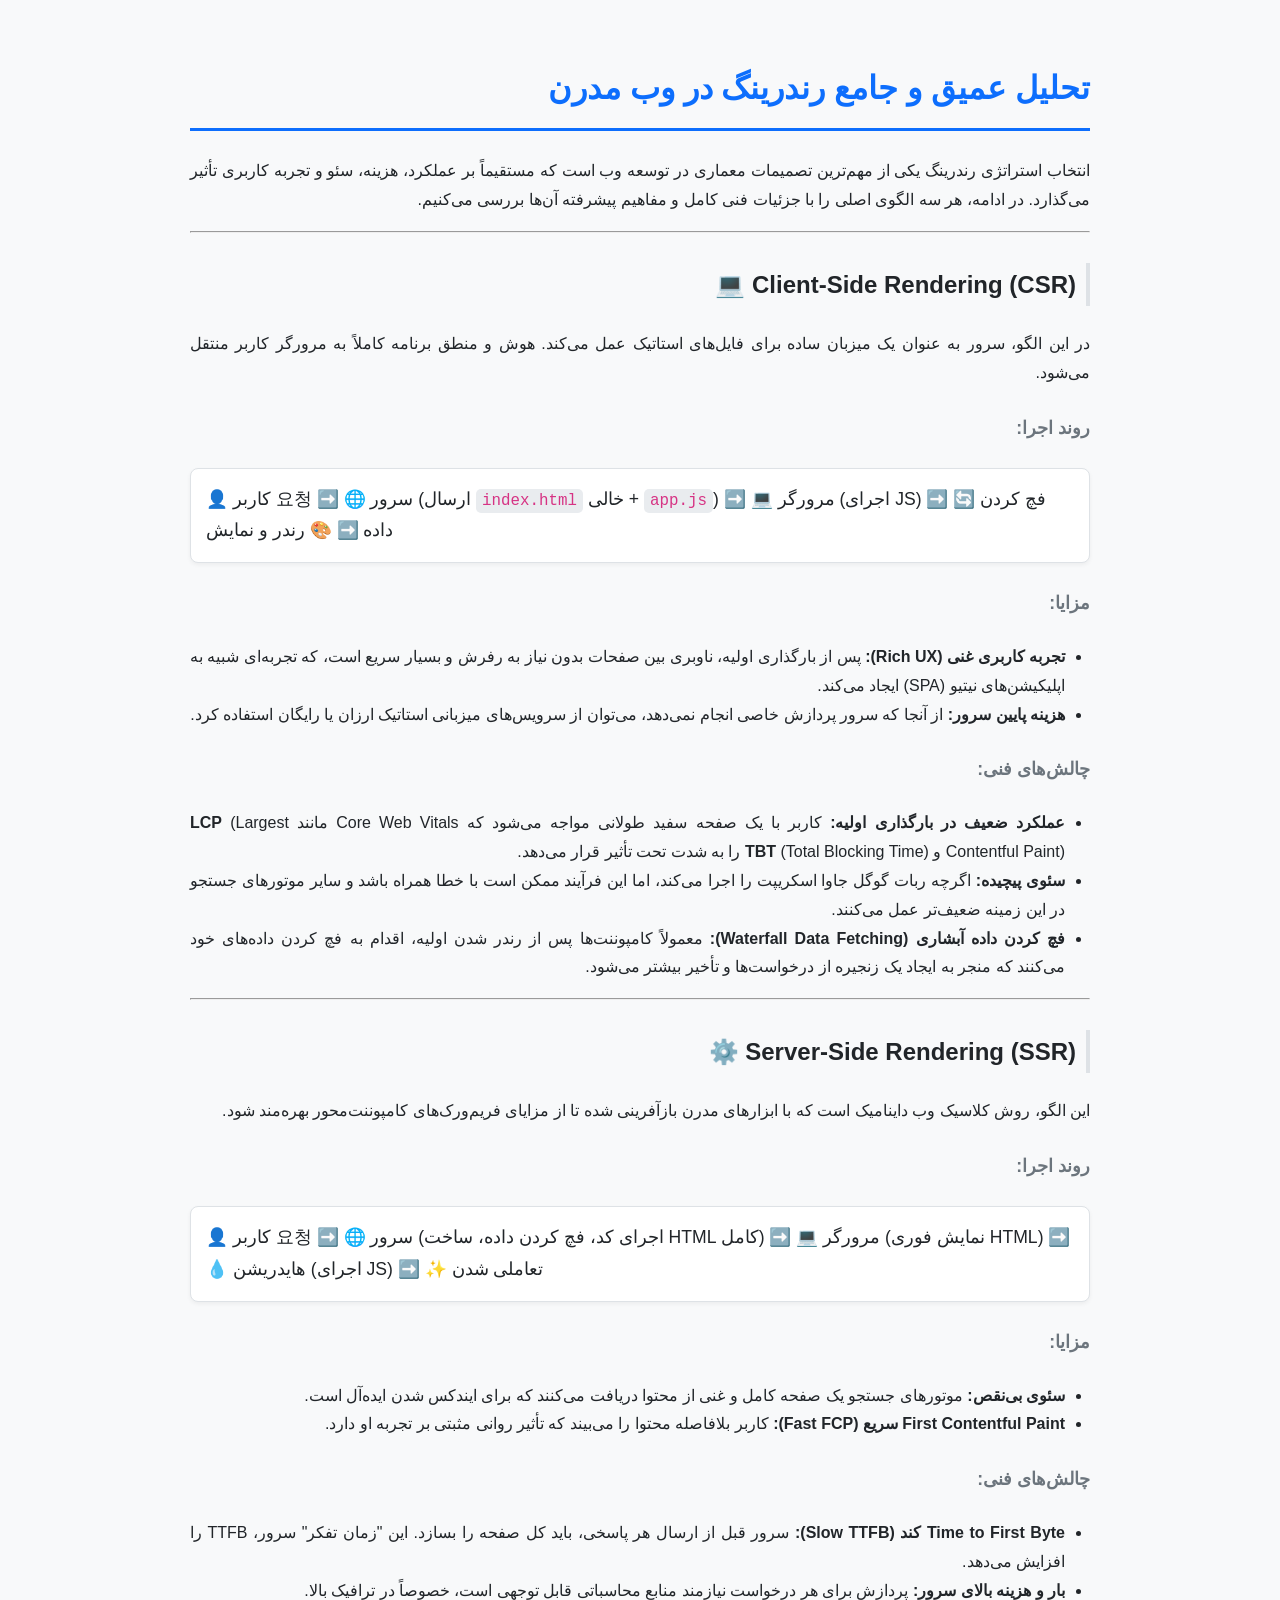
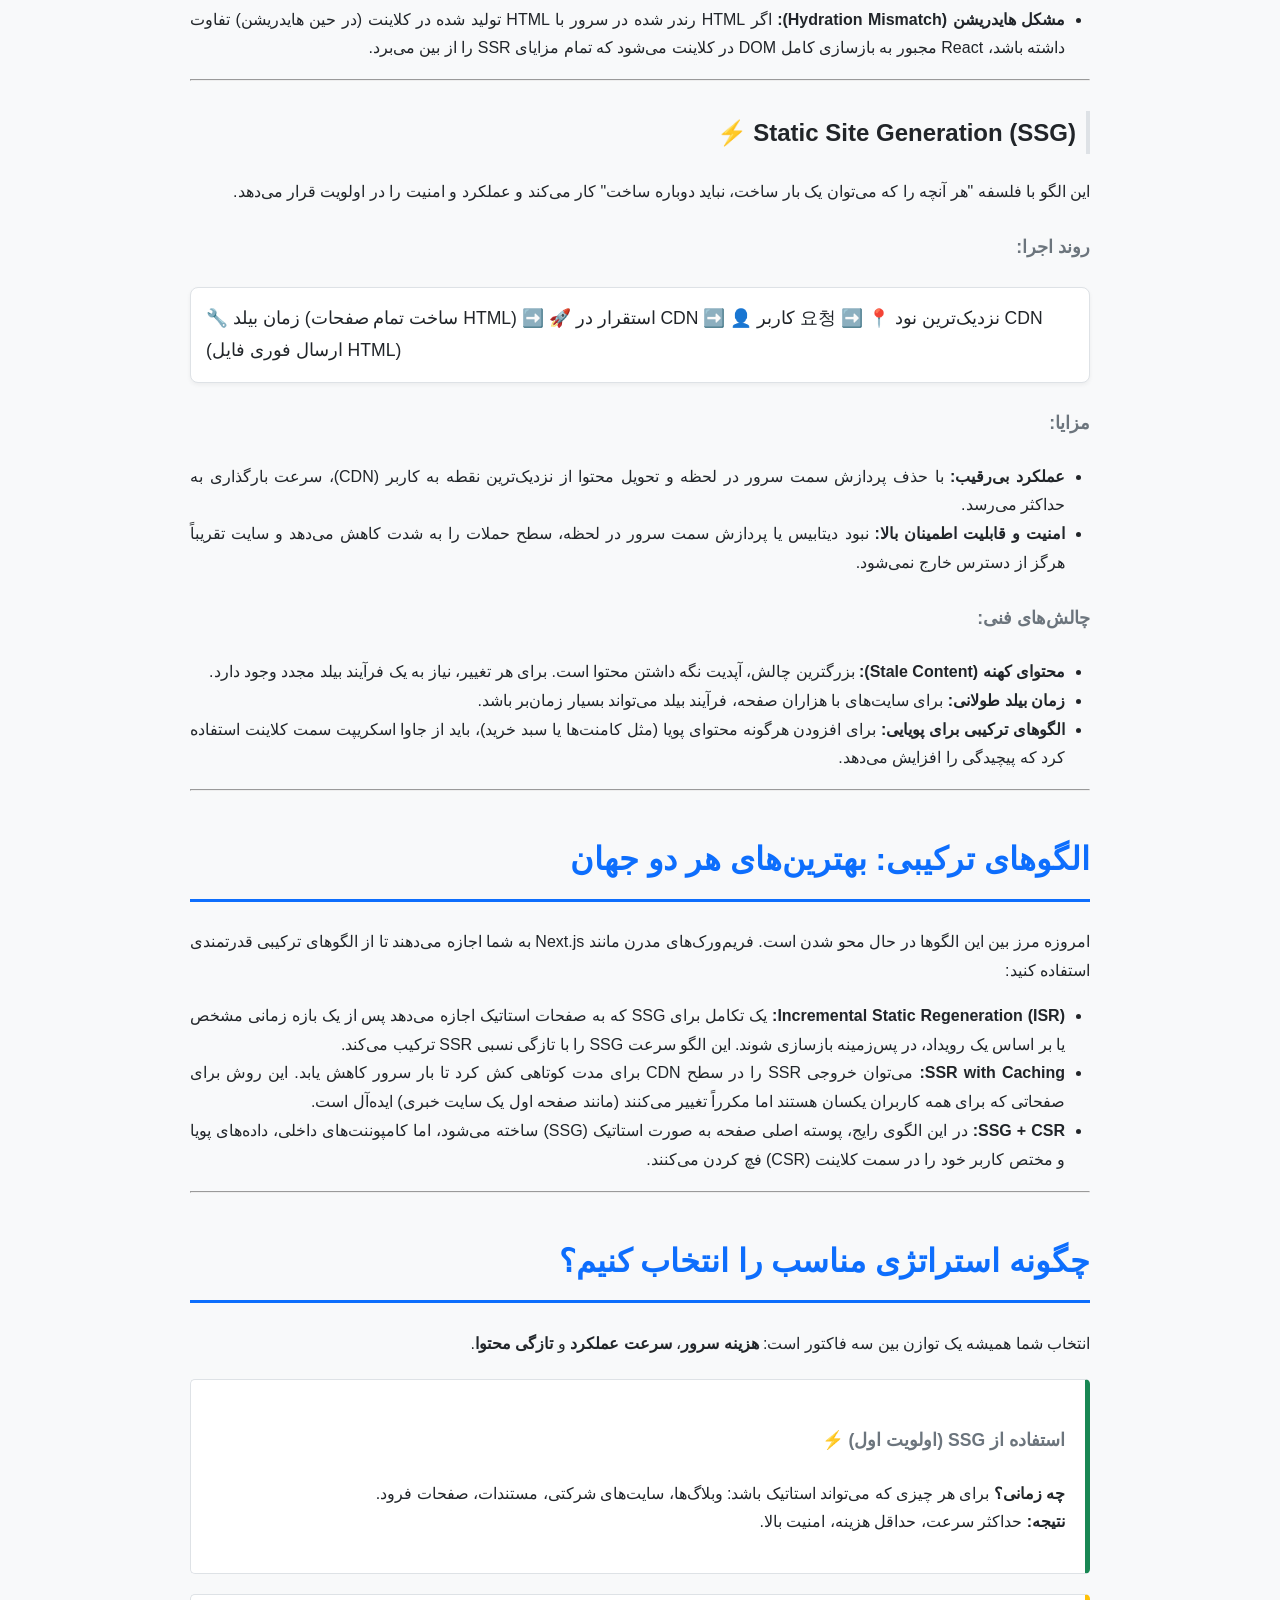
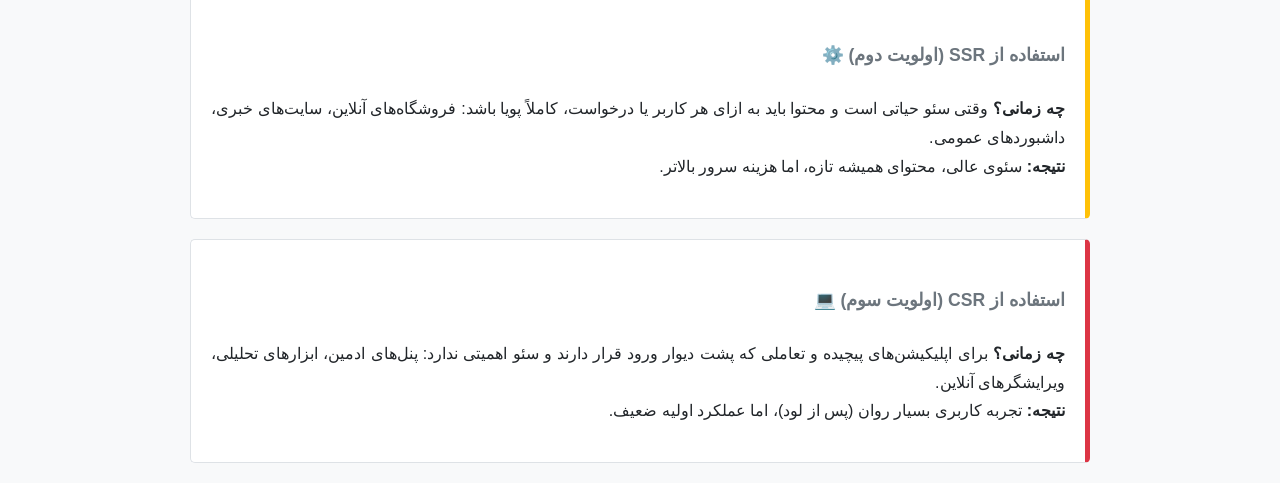
<file: Theoretical/rendering-strategies.html>
<!DOCTYPE html>
<html lang="fa" dir="rtl">
<head>
    <meta charset="UTF-8">
    <meta name="viewport" content="width=device-width, initial-scale=1.0">
    <title>تحلیل عمیق استراتژی‌های رندرینگ وب</title>
    <style>
        :root {
            --primary-color: #0d6efd;
            --secondary-color: #6c757d;
            --bg-color: #f8f9fa;
            --text-color: #212529;
            --border-color: #dee2e6;
            --code-bg: #e9ecef;
            --success-color: #198754;
            --warning-color: #ffc107;
            --danger-color: #dc3545;
        }
        body {
            font-family: -apple-system, BlinkMacSystemFont, "Segoe UI", Roboto, "Helvetica Neue", Arial, sans-serif;
            line-height: 1.8;
            color: var(--text-color);
            background-color: var(--bg-color);
            padding: 20px;
            max-width: 900px;
            margin: auto;
        }
        h2 {
            font-size: 2em;
            color: var(--primary-color);
            border-bottom: 3px solid var(--primary-color);
            padding-bottom: 10px;
            margin-top: 40px;
        }
        h3 {
            font-size: 1.5em;
            color: var(--text-color);
            margin-top: 30px;
            padding-right: 10px;
            border-right: 4px solid var(--border-color);
        }
        h4 {
            font-size: 1.1em;
            color: var(--secondary-color);
            margin-top: 25px;
            font-weight: 600;
        }
        p, li {
            text-align: justify;
        }
        ul {
            padding-right: 25px;
        }
        code {
            background-color: var(--code-bg);
            color: #d63384;
            padding: 3px 6px;
            border-radius: 5px;
            font-family: "SFMono-Regular", Menlo, Monaco, Consolas, "Liberation Mono", "Courier New", monospace;
            font-size: 0.9em;
        }
        .flow {
            font-size: 1.1em;
            background: #fff;
            padding: 15px;
            border-radius: 8px;
            border: 1px solid var(--border-color);
            box-shadow: 0 2px 4px rgba(0,0,0,0.05);
            margin: 15px 0;
            overflow-x: auto;
        }
        table {
            width: 100%;
            border-collapse: collapse;
            margin-top: 25px;
            box-shadow: 0 4px 12px rgba(0,0,0,0.1);
        }
        th, td {
            border: 1px solid var(--border-color);
            padding: 16px;
            text-align: right;
        }
        th {
            background-color: #f8f9fa;
        }
        .summary-box {
            background-color: #fff;
            border: 1px solid var(--border-color);
            border-right: 5px solid;
            padding: 20px;
            border-radius: 5px;
            margin-top: 20px;
        }
        .summary-box.success { border-right-color: var(--success-color); }
        .summary-box.warning { border-right-color: var(--warning-color); }
        .summary-box.danger { border-right-color: var(--danger-color); }

    </style>
</head>
<body>

    <h2>تحلیل عمیق و جامع رندرینگ در وب مدرن</h2>
    <p>انتخاب استراتژی رندرینگ یکی از مهم‌ترین تصمیمات معماری در توسعه وب است که مستقیماً بر عملکرد، هزینه، سئو و تجربه کاربری تأثیر می‌گذارد. در ادامه، هر سه الگوی اصلی را با جزئیات فنی کامل و مفاهیم پیشرفته آن‌ها بررسی می‌کنیم.</p>

    <hr>

    <h3>Client-Side Rendering (CSR) 💻</h3>
    <p>در این الگو، سرور به عنوان یک میزبان ساده برای فایل‌های استاتیک عمل می‌کند. هوش و منطق برنامه کاملاً به مرورگر کاربر منتقل می‌شود.</p>
    <h4>روند اجرا:</h4>
    <div class="flow" dir="ltr">👤 کاربر  요청 ➡️ 🌐 سرور (ارسال <code>index.html</code> خالی + <code>app.js</code>) ➡️ 💻 مرورگر (اجرای JS) ➡️ 🔄 فچ کردن داده ➡️ 🎨 رندر و نمایش</div>
    
    <h4>مزایا:</h4>
    <ul>
        <li><strong>تجربه کاربری غنی (Rich UX):</strong> پس از بارگذاری اولیه، ناوبری بین صفحات بدون نیاز به رفرش و بسیار سریع است، که تجربه‌ای شبیه به اپلیکیشن‌های نیتیو (SPA) ایجاد می‌کند.</li>
        <li><strong>هزینه پایین سرور:</strong> از آنجا که سرور پردازش خاصی انجام نمی‌دهد، می‌توان از سرویس‌های میزبانی استاتیک ارزان یا رایگان استفاده کرد.</li>
    </ul>

    <h4>چالش‌های فنی:</h4>
    <ul>
        <li><strong>عملکرد ضعیف در بارگذاری اولیه:</strong> کاربر با یک صفحه سفید طولانی مواجه می‌شود که Core Web Vitals مانند <strong>LCP</strong> (Largest Contentful Paint) و <strong>TBT</strong> (Total Blocking Time) را به شدت تحت تأثیر قرار می‌دهد.</li>
        <li><strong>سئوی پیچیده:</strong> اگرچه ربات گوگل جاوا اسکریپت را اجرا می‌کند، اما این فرآیند ممکن است با خطا همراه باشد و سایر موتورهای جستجو در این زمینه ضعیف‌تر عمل می‌کنند.</li>
        <li><strong>فچ کردن داده آبشاری (Waterfall Data Fetching):</strong> معمولاً کامپوننت‌ها پس از رندر شدن اولیه، اقدام به فچ کردن داده‌های خود می‌کنند که منجر به ایجاد یک زنجیره از درخواست‌ها و تأخیر بیشتر می‌شود.</li>
    </ul>

    <hr>

    <h3>Server-Side Rendering (SSR) ⚙️</h3>
    <p>این الگو، روش کلاسیک وب داینامیک است که با ابزارهای مدرن بازآفرینی شده تا از مزایای فریم‌ورک‌های کامپوننت‌محور بهره‌مند شود.</p>
    <h4>روند اجرا:</h4>
    <div class="flow" dir="ltr">👤 کاربر  요청 ➡️ 🌐 سرور (اجرای کد، فچ کردن داده، ساخت HTML کامل) ➡️ 💻 مرورگر (نمایش فوری HTML) ➡️ 💧 هایدریشن (اجرای JS) ➡️ ✨ تعاملی شدن</div>
    
    <h4>مزایا:</h4>
    <ul>
        <li><strong>سئوی بی‌نقص:</strong> موتورهای جستجو یک صفحه کامل و غنی از محتوا دریافت می‌کنند که برای ایندکس شدن ایده‌آل است.</li>
        <li><strong>First Contentful Paint سریع (Fast FCP):</strong> کاربر بلافاصله محتوا را می‌بیند که تأثیر روانی مثبتی بر تجربه او دارد.</li>
    </ul>
    
    <h4>چالش‌های فنی:</h4>
    <ul>
        <li><strong>Time to First Byte کند (Slow TTFB):</strong> سرور قبل از ارسال هر پاسخی، باید کل صفحه را بسازد. این "زمان تفکر" سرور، TTFB را افزایش می‌دهد.</li>
        <li><strong>بار و هزینه بالای سرور:</strong> پردازش برای هر درخواست نیازمند منابع محاسباتی قابل توجهی است، خصوصاً در ترافیک بالا.</li>
        <li><strong>مشکل هایدریشن (Hydration Mismatch):</strong> اگر HTML رندر شده در سرور با HTML تولید شده در کلاینت (در حین هایدریشن) تفاوت داشته باشد، React مجبور به بازسازی کامل DOM در کلاینت می‌شود که تمام مزایای SSR را از بین می‌برد.</li>
    </ul>
    
    <hr>
    
    <h3>Static Site Generation (SSG) ⚡️</h3>
    <p>این الگو با فلسفه "هر آنچه را که می‌توان یک بار ساخت، نباید دوباره ساخت" کار می‌کند و عملکرد و امنیت را در اولویت قرار می‌دهد.</p>
    <h4>روند اجرا:</h4>
    <div class="flow" dir="ltr">🔧 زمان بیلد (ساخت تمام صفحات HTML) ➡️ 🚀 استقرار در CDN ➡️ 👤 کاربر  요청 ➡️ 📍 نزدیک‌ترین نود CDN (ارسال فوری فایل HTML)</div>

    <h4>مزایا:</h4>
    <ul>
        <li><strong>عملکرد بی‌رقیب:</strong> با حذف پردازش سمت سرور در لحظه و تحویل محتوا از نزدیک‌ترین نقطه به کاربر (CDN)، سرعت بارگذاری به حداکثر می‌رسد.</li>
        <li><strong>امنیت و قابلیت اطمینان بالا:</strong> نبود دیتابیس یا پردازش سمت سرور در لحظه، سطح حملات را به شدت کاهش می‌دهد و سایت تقریباً هرگز از دسترس خارج نمی‌شود.</li>
    </ul>
    
    <h4>چالش‌های فنی:</h4>
    <ul>
        <li><strong>محتوای کهنه (Stale Content):</strong> بزرگترین چالش، آپدیت نگه داشتن محتوا است. برای هر تغییر، نیاز به یک فرآیند بیلد مجدد وجود دارد.</li>
        <li><strong>زمان بیلد طولانی:</strong> برای سایت‌های با هزاران صفحه، فرآیند بیلد می‌تواند بسیار زمان‌بر باشد.</li>
        <li><strong>الگوهای ترکیبی برای پویایی:</strong> برای افزودن هرگونه محتوای پویا (مثل کامنت‌ها یا سبد خرید)، باید از جاوا اسکریپت سمت کلاینت استفاده کرد که پیچیدگی را افزایش می‌دهد.</li>
    </ul>

    <hr>

    <h2>الگوهای ترکیبی: بهترین‌های هر دو جهان</h2>
    <p>امروزه مرز بین این الگوها در حال محو شدن است. فریم‌ورک‌های مدرن مانند Next.js به شما اجازه می‌دهند تا از الگوهای ترکیبی قدرتمندی استفاده کنید:</p>
    <ul>
        <li><strong>Incremental Static Regeneration (ISR):</strong> یک تکامل برای SSG که به صفحات استاتیک اجازه می‌دهد پس از یک بازه زمانی مشخص یا بر اساس یک رویداد، در پس‌زمینه بازسازی شوند. این الگو سرعت SSG را با تازگی نسبی SSR ترکیب می‌کند.</li>
        <li><strong>SSR with Caching:</strong> می‌توان خروجی SSR را در سطح CDN برای مدت کوتاهی کش کرد تا بار سرور کاهش یابد. این روش برای صفحاتی که برای همه کاربران یکسان هستند اما مکرراً تغییر می‌کنند (مانند صفحه اول یک سایت خبری) ایده‌آل است.</li>
        <li><strong>SSG + CSR:</strong> در این الگوی رایج، پوسته اصلی صفحه به صورت استاتیک (SSG) ساخته می‌شود، اما کامپوننت‌های داخلی، داده‌های پویا و مختص کاربر خود را در سمت کلاینت (CSR) فچ کردن می‌کنند.</li>
    </ul>

    <hr>

    <h2>چگونه استراتژی مناسب را انتخاب کنیم؟</h2>
    <p>انتخاب شما همیشه یک توازن بین سه فاکتور است: <strong>هزینه سرور</strong>، <strong>سرعت عملکرد</strong> و <strong>تازگی محتوا</strong>.</p>
    
    <div class="summary-box success">
        <h4>استفاده از SSG (اولویت اول) ⚡️</h4>
        <p><strong>چه زمانی؟</strong> برای هر چیزی که می‌تواند استاتیک باشد: وبلاگ‌ها، سایت‌های شرکتی، مستندات، صفحات فرود.
        <br><strong>نتیجه:</strong> حداکثر سرعت، حداقل هزینه، امنیت بالا.</p>
    </div>

    <div class="summary-box warning">
        <h4>استفاده از SSR (اولویت دوم) ⚙️</h4>
        <p><strong>چه زمانی؟</strong> وقتی سئو حیاتی است و محتوا باید به ازای هر کاربر یا درخواست، کاملاً پویا باشد: فروشگاه‌های آنلاین، سایت‌های خبری، داشبوردهای عمومی.
        <br><strong>نتیجه:</strong> سئوی عالی، محتوای همیشه تازه، اما هزینه سرور بالاتر.</p>
    </div>

    <div class="summary-box danger">
        <h4>استفاده از CSR (اولویت سوم) 💻</h4>
        <p><strong>چه زمانی؟</strong> برای اپلیکیشن‌های پیچیده و تعاملی که پشت دیوار ورود قرار دارند و سئو اهمیتی ندارد: پنل‌های ادمین، ابزارهای تحلیلی، ویرایشگرهای آنلاین.
        <br><strong>نتیجه:</strong> تجربه کاربری بسیار روان (پس از لود)، اما عملکرد اولیه ضعیف.</p>
    </div>

</body>
</html>
</file>
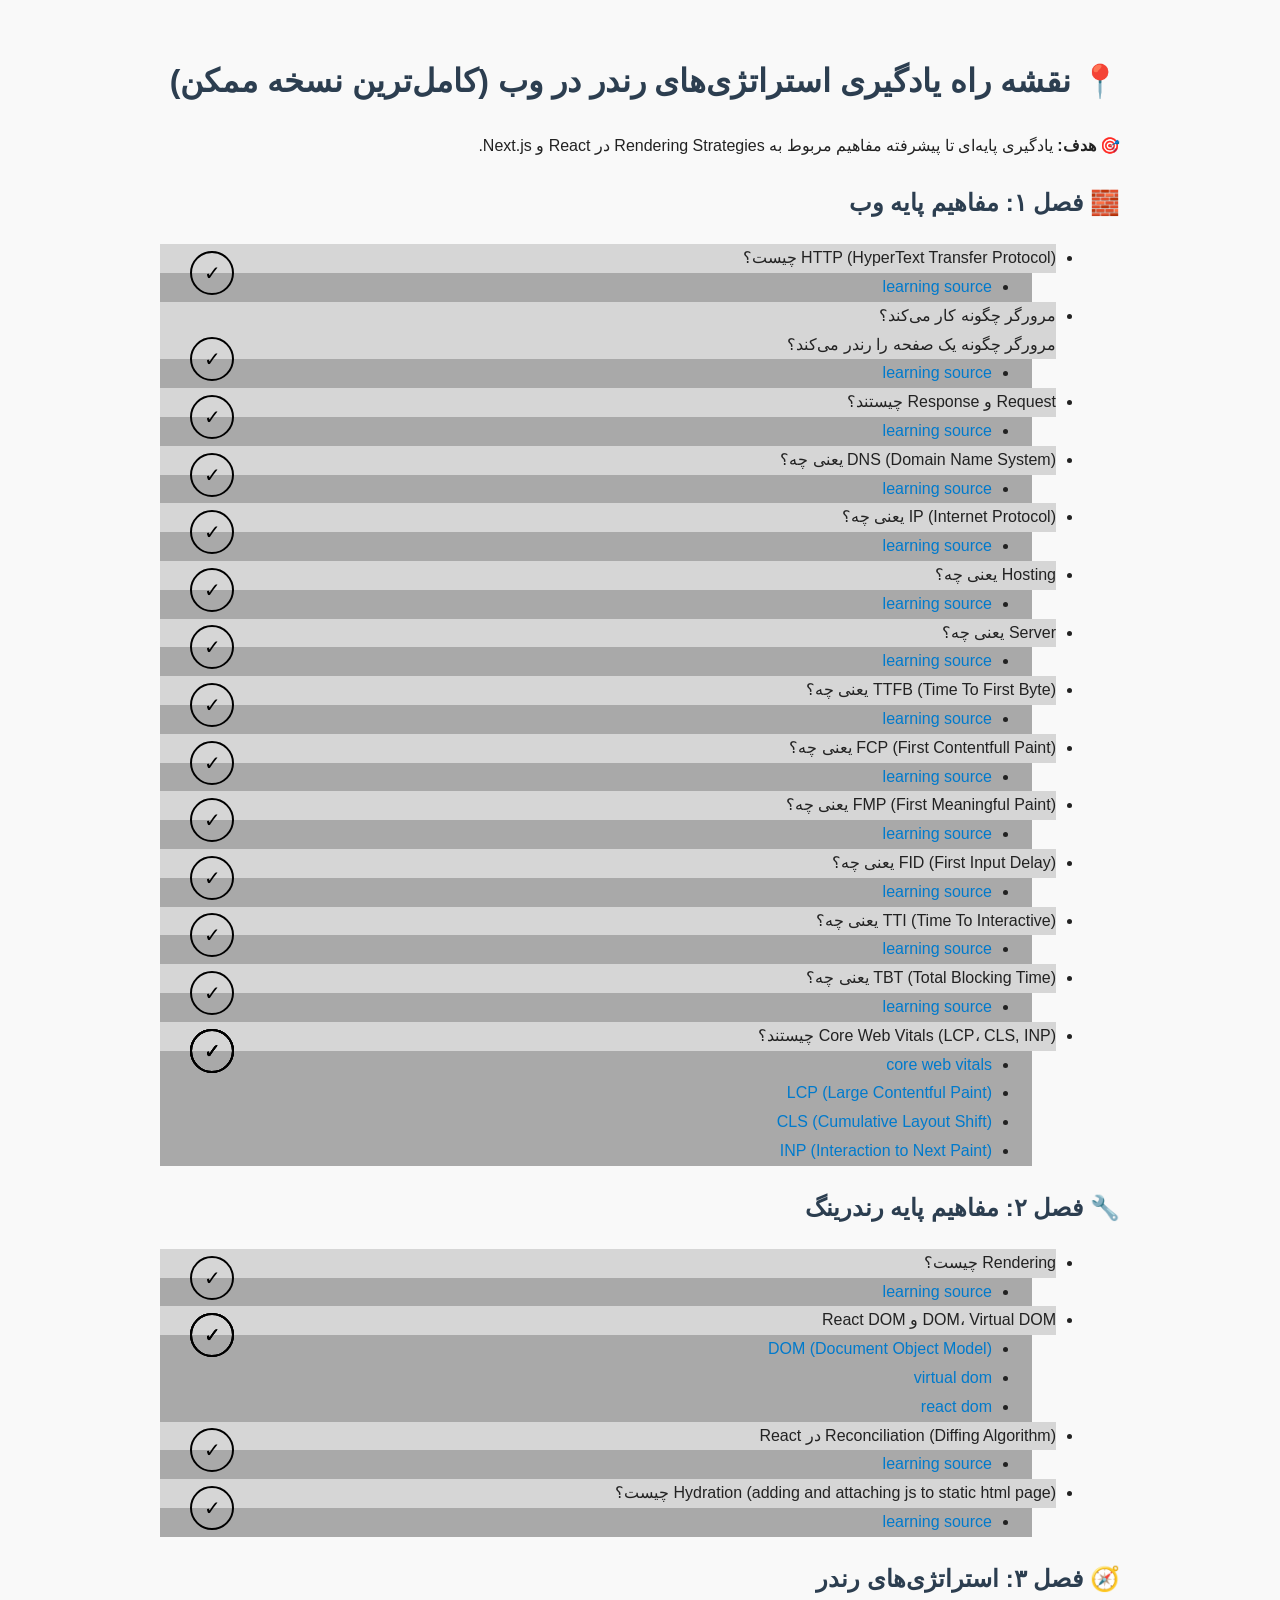
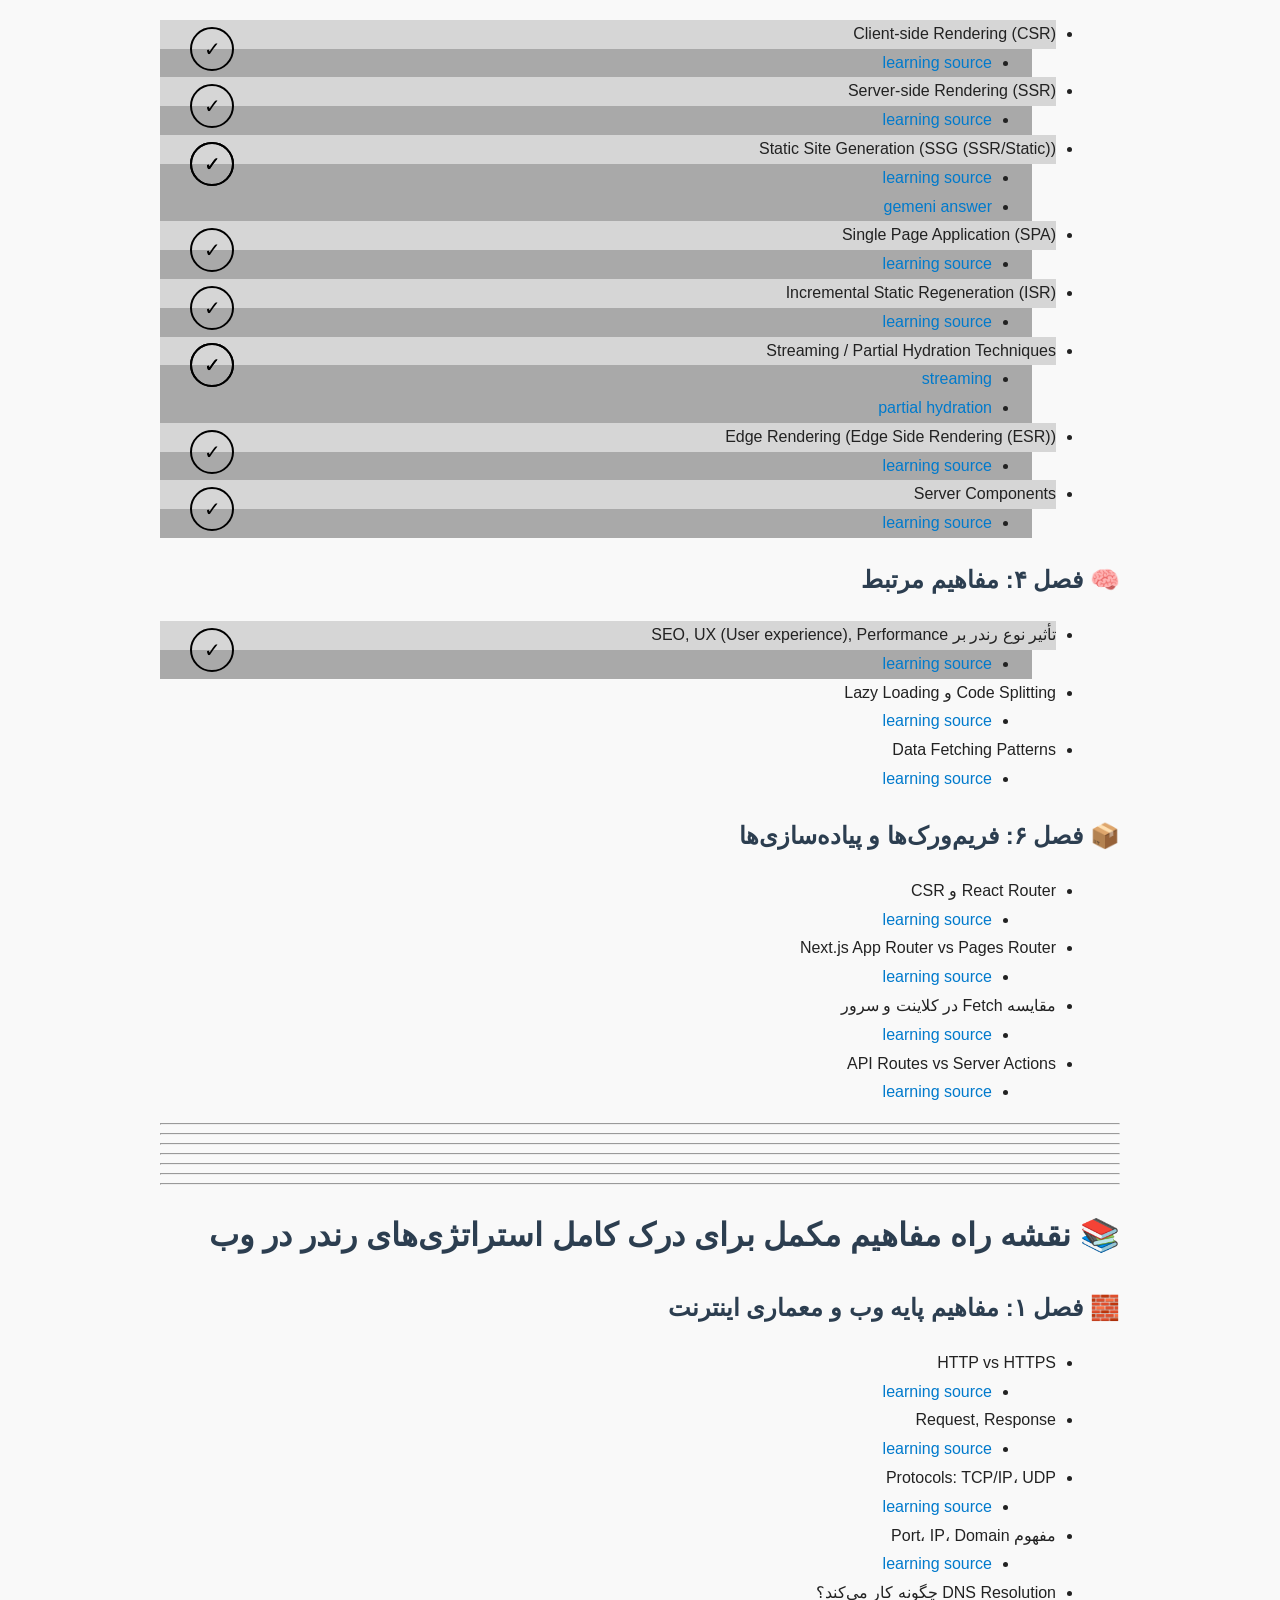
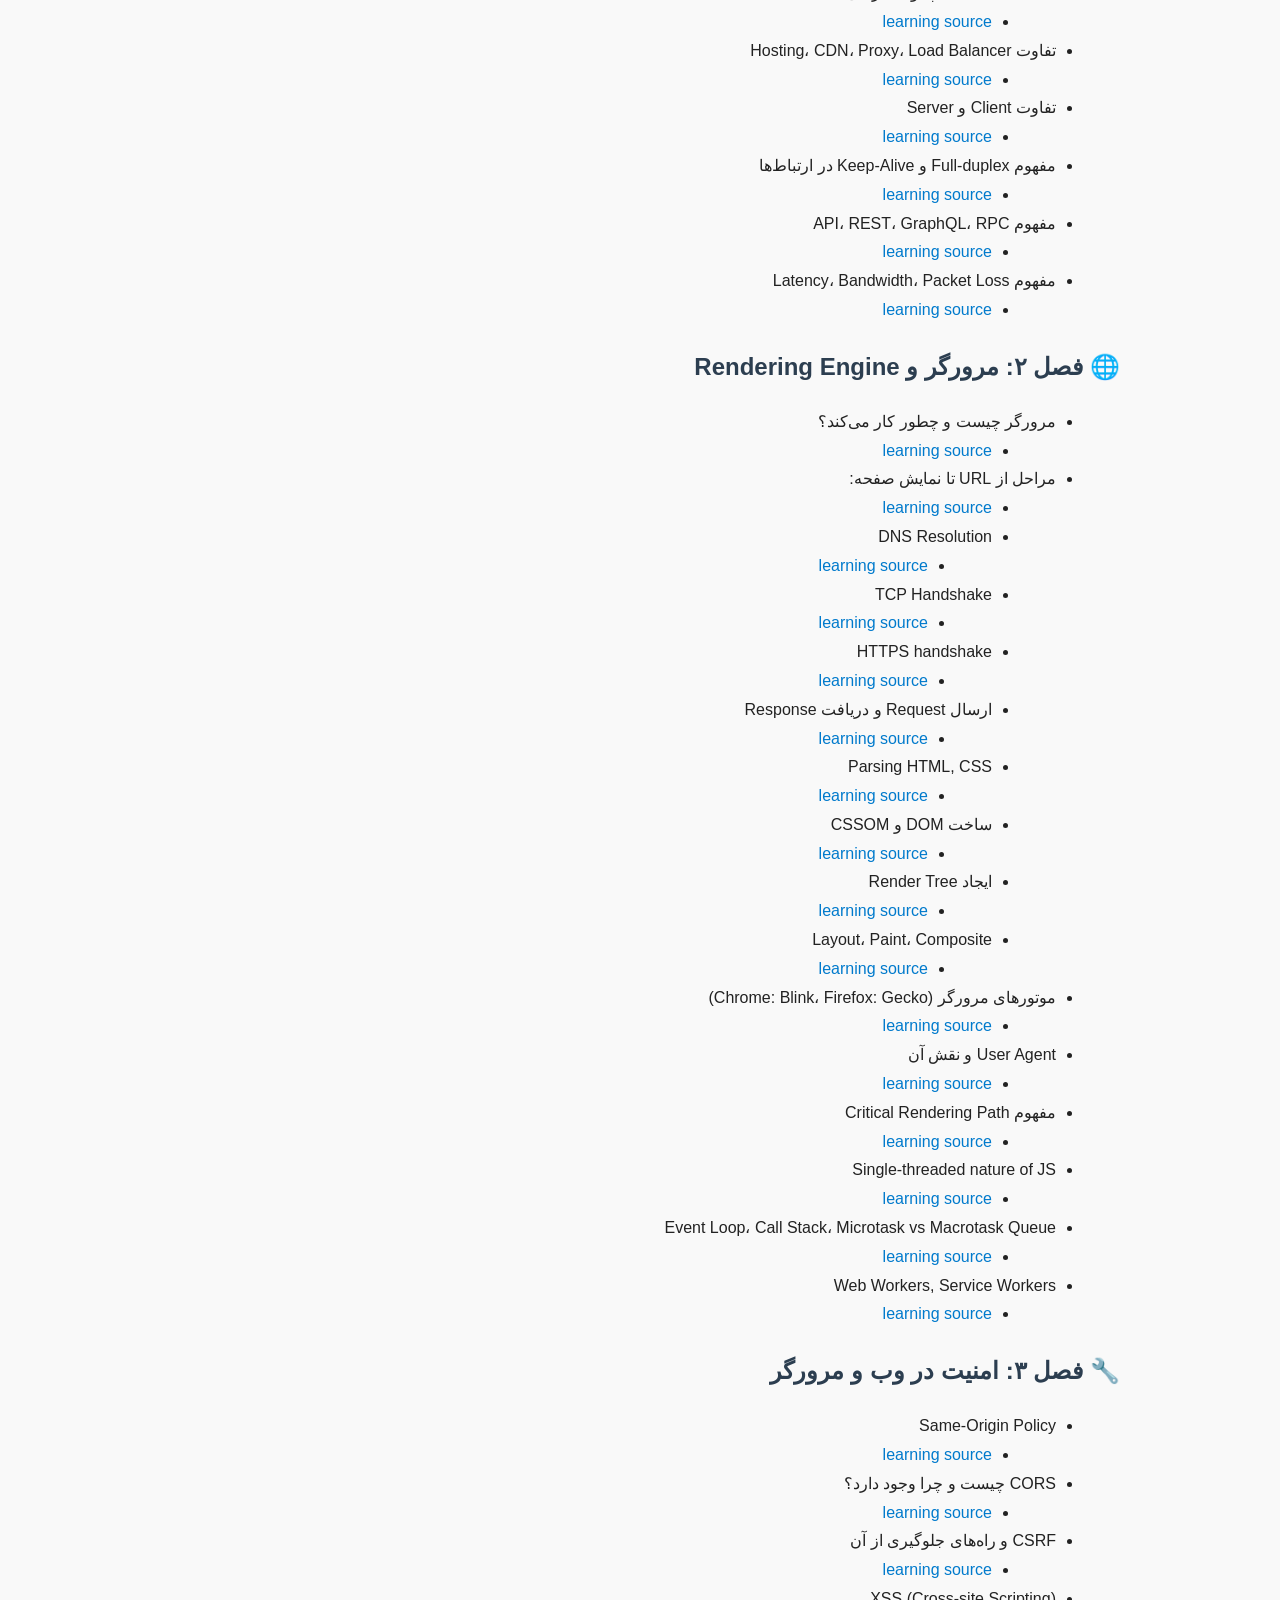
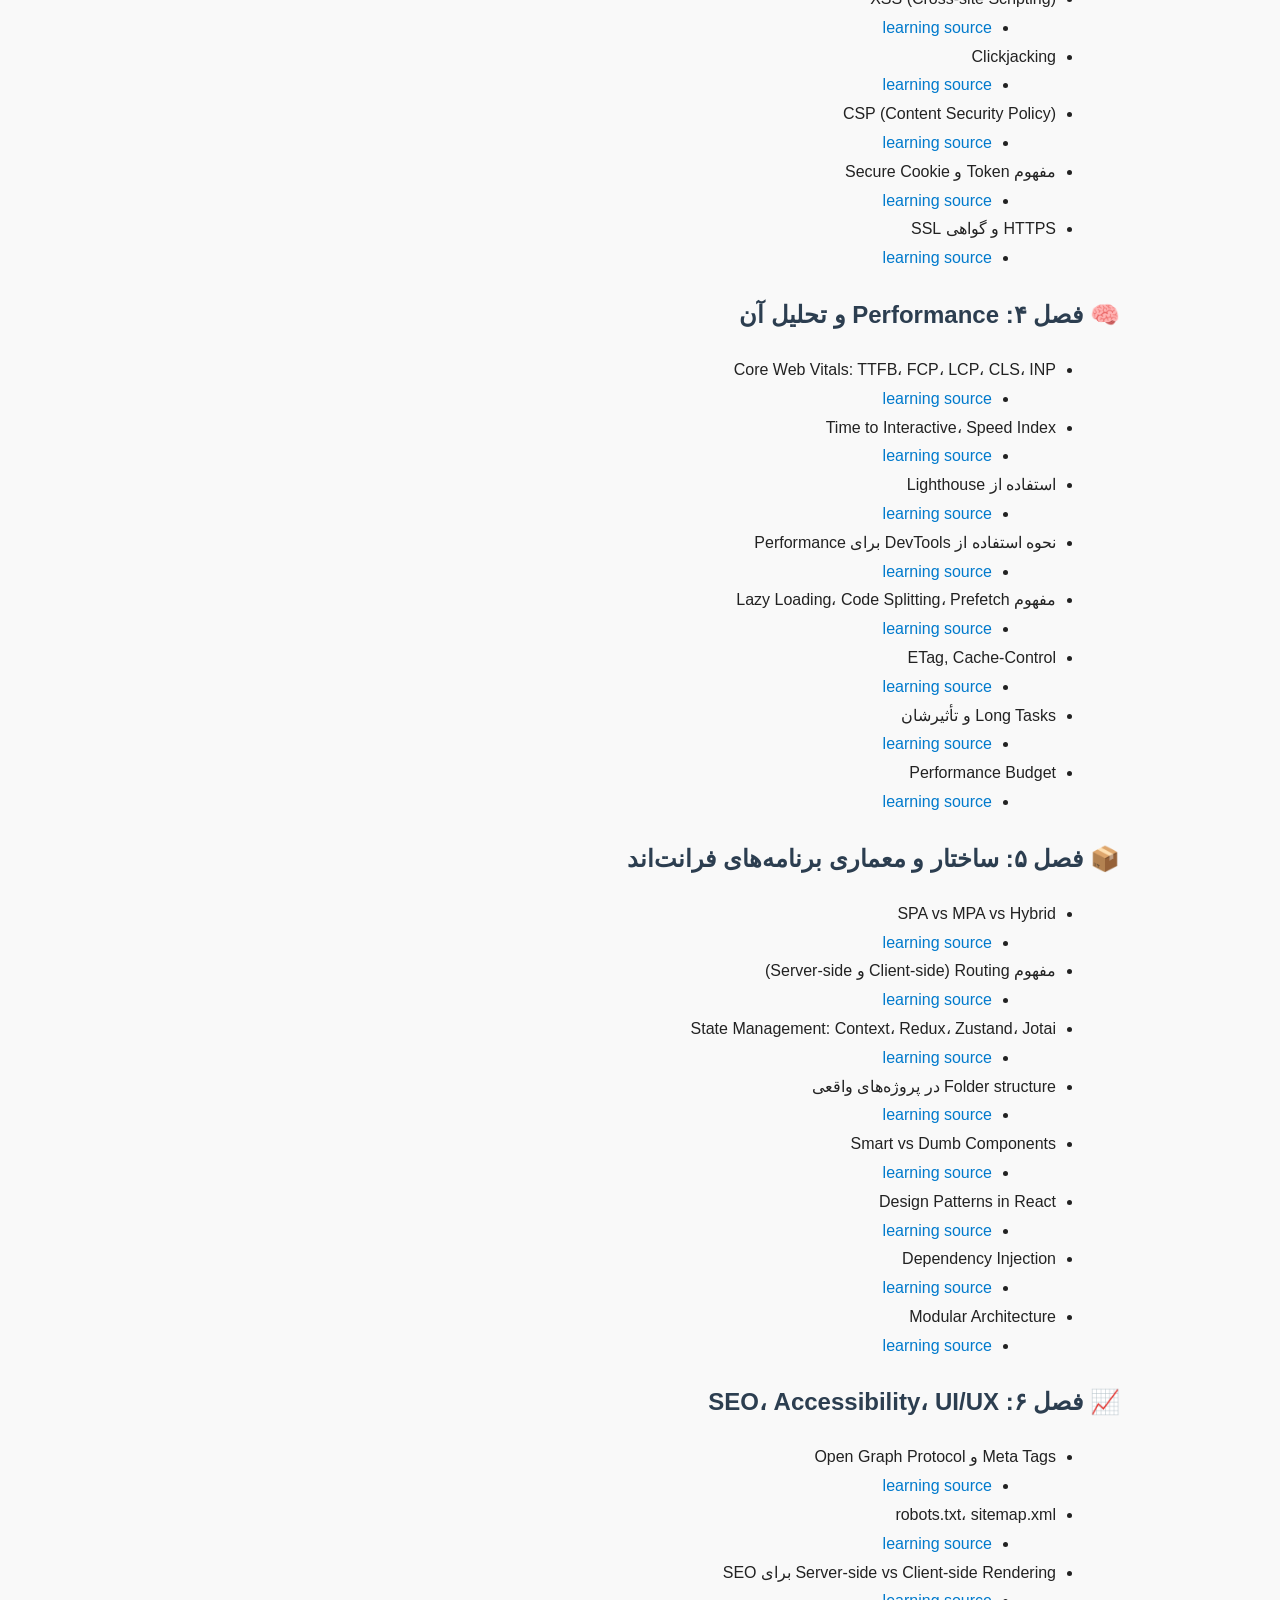
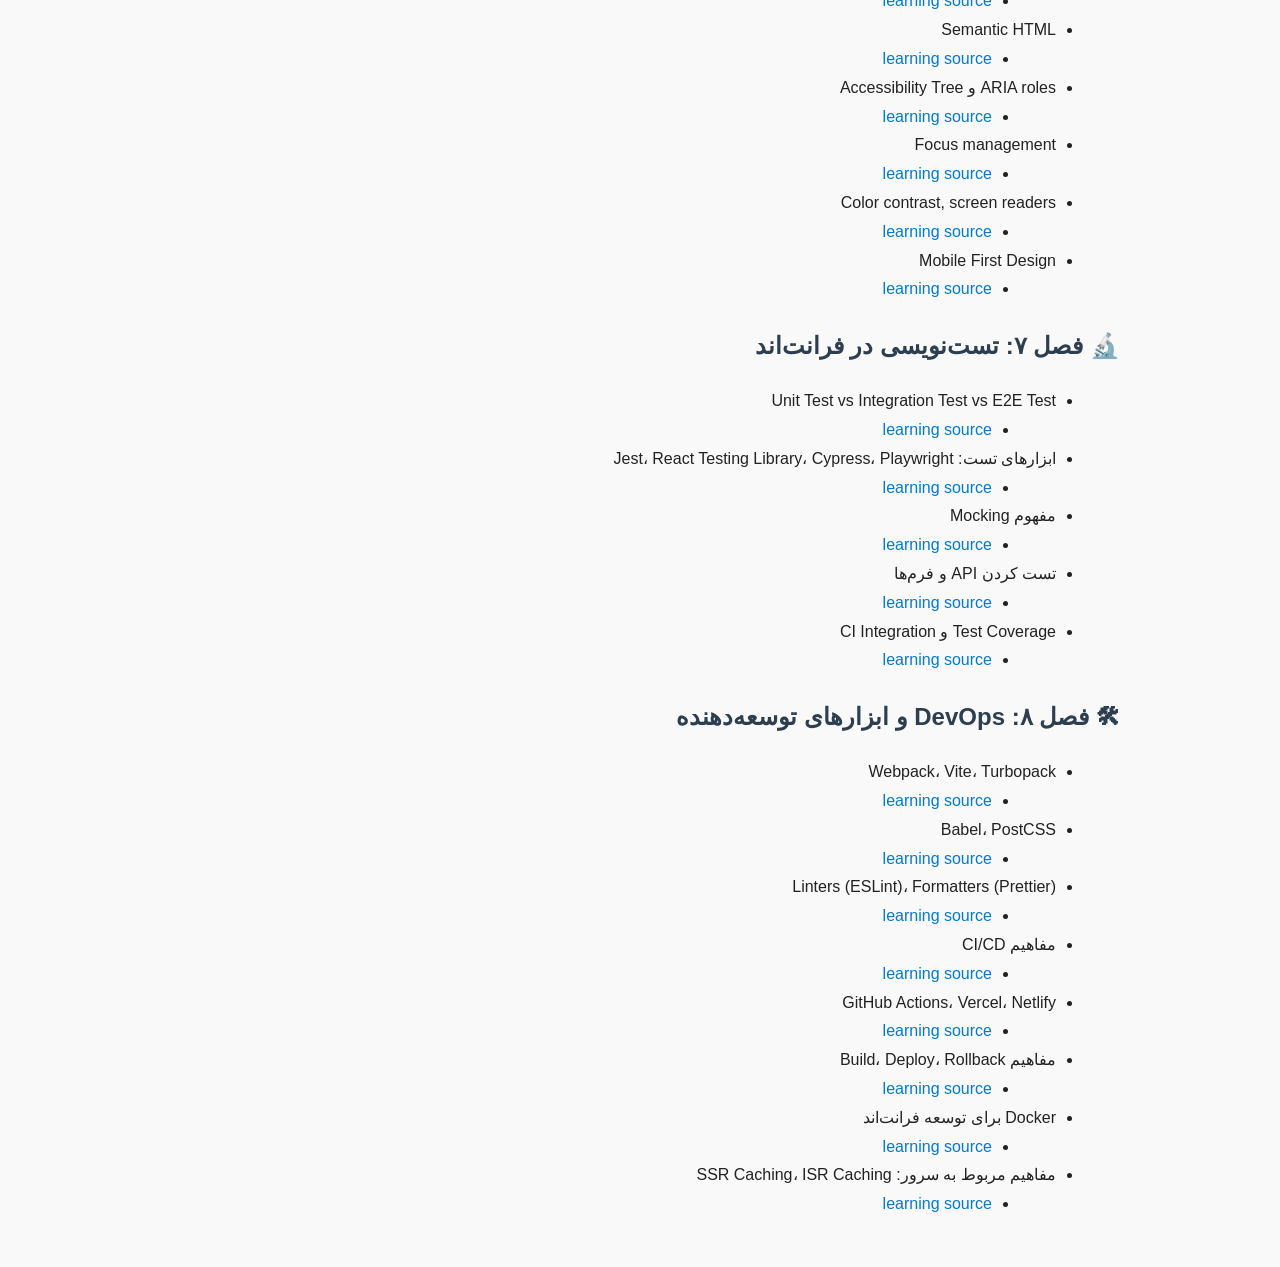
<file: Theoretical/roadmap.html>
<!DOCTYPE html>
<html lang="fa">
  <head>
    <meta charset="UTF-8" />
    <title>نقشه راه یادگیری استراتژی‌های رندر</title>
    <style>
      body {
        font-family: Vazirmatn, sans-serif;
        line-height: 1.8;
        direction: rtl;
        background-color: #f9f9f9;
        color: #222;
        padding: 2rem;
        max-width: 960px;
        margin: auto;
      }
      h1,
      h2,
      h3 {
        color: #2c3e50;
      }
      ul {
        list-style-type: disc;
        margin-right: 1.5rem;
      }
      code {
        background-color: #eee;
        padding: 0.1rem 0.4rem;
        border-radius: 4px;
        font-family: monospace;
      }
      a {
        color: #007acc;
        text-decoration: none;
      }

      li:has(+ ul a:not([href="#"])) {
        background-color: #d6d6d6;
      }

      li + ul:has(a:not([href="#"])) {
        background-color: #a9a9a9;
        position: relative;
      }

      a:not([href="#"])::after {
        content: "✓";
        position: absolute;
        top: -22px;
        left: 30px;
        width: 40px;
        height: 40px;
        border: solid 2px #000000;
        border-radius: 50%;
        text-align: center;
        align-content: center;
        color: #000000;
        font-size: 20px;
      }
    </style>
  </head>
  <body>
    <h1>📍 نقشه راه یادگیری استراتژی‌های رندر در وب (کامل‌ترین نسخه ممکن)</h1>
    <p>
      <strong>🎯 هدف:</strong> یادگیری پایه‌ای تا پیشرفته مفاهیم مربوط به
      Rendering Strategies در React و Next.js.
    </p>

    <h2>🧱 فصل ۱: مفاهیم پایه وب</h2>
    <ul>
      <li>HTTP (HyperText Transfer Protocol) چیست؟</li>
      <ul>
        <li>
          <a
            target="_blank"
            href="https://www.cloudflare.com/learning/ddos/glossary/hypertext-transfer-protocol-http/"
            >learning source</a
          >
        </li>
      </ul>
      <li>
        مرورگر چگونه کار می‌کند؟<br />مرورگر چگونه یک صفحه را رندر می‌کند؟
      </li>
      <ul>
        <li>
          <a
            target="_blank"
            href="https://www.browserstack.com/guide/what-is-browser"
            >learning source</a
          >
        </li>
      </ul>
      <li>Request و Response چیستند؟</li>
      <ul>
        <li>
          <a
            target="_blank"
            href="https://en.wikipedia.org/wiki/Request%E2%80%93response"
            >learning source</a
          >
        </li>
      </ul>
      <li>DNS (Domain Name System) یعنی چه؟</li>
      <ul>
        <li>
          <a
            target="_blank"
            href="https://www.cloudflare.com/learning/dns/what-is-dns/"
            >learning source</a
          >
        </li>
      </ul>
      <li>IP (Internet Protocol) یعنی چه؟</li>
      <ul>
        <li>
          <a target="_blank" href="https://whatismyipaddress.com/ip-address"
            >learning source</a
          >
        </li>
      </ul>
      <li>Hosting یعنی چه؟</li>
      <ul>
        <li>
          <a
            target="_blank"
            href="https://www.hostinger.com/tutorials/what-is-web-hosting"
            >learning source</a
          >
        </li>
      </ul>
      <li>Server یعنی چه؟</li>
      <ul>
        <li>
          <a
            target="_blank"
            href="https://www.hostinger.com/tutorials/what-is-a-web-server"
            >learning source</a
          >
        </li>
      </ul>
      <li>TTFB (Time To First Byte) یعنی چه؟</li>
      <ul>
        <li>
          <a target="_blank" href="https://web.dev/articles/ttfb"
            >learning source</a
          >
        </li>
      </ul>
      <li>FCP (First Contentfull Paint) یعنی چه؟</li>
      <ul>
        <li>
          <a target="_blank" href="https://web.dev/articles/fcp"
            >learning source</a
          >
        </li>
      </ul>
      <li>FMP (First Meaningful Paint) یعنی چه؟</li>
      <ul>
        <li>
          <a
            target="_blank"
            href="https://developer.mozilla.org/en-US/docs/Glossary/First_meaningful_paint"
            >learning source</a
          >
        </li>
      </ul>
      <li>FID (First Input Delay) یعنی چه؟</li>
      <ul>
        <li>
          <a target="_blank" href="https://web.dev/articles/fid"
            >learning source</a
          >
        </li>
      </ul>
      <li>TTI (Time To Interactive) یعنی چه؟</li>
      <ul>
        <li>
          <a target="_blank" href="https://web.dev/articles/tti"
            >learning source</a
          >
        </li>
      </ul>
      <li>TBT (Total Blocking Time) یعنی چه؟</li>
      <ul>
        <li>
          <a target="_blank" href="https://web.dev/articles/tbt"
            >learning source</a
          >
        </li>
      </ul>
      <li>Core Web Vitals (LCP، CLS, INP) چیستند؟</li>
      <ul>
        <li>
          <a
            target="_blank"
            href="https://developers.google.com/search/docs/appearance/core-web-vitals"
            >core web vitals</a
          >
        </li>
        <li>
          <a target="_blank" href="https://web.dev/articles/lcp"
            >LCP (Large Contentful Paint)</a
          >
        </li>
        <li>
          <a target="_blank" href="https://web.dev/articles/cls"
            >CLS (Cumulative Layout Shift)</a
          >
        </li>
        <li>
          <a target="_blank" href="https://web.dev/articles/inp"
            >INP (Interaction to Next Paint)</a
          >
        </li>
      </ul>
    </ul>

    <h2>🔧 فصل ۲: مفاهیم پایه رندرینگ</h2>
    <ul>
      <li>Rendering چیست؟</li>
      <ul>
        <li>
          <a target="_blank" href="https://www.sanity.io/glossary/rendering"
            >learning source</a
          >
        </li>
      </ul>
      <li>DOM، Virtual DOM و React DOM</li>
      <ul>
        <li>
          <a
            target="_blank"
            href="https://developer.mozilla.org/en-US/docs/Web/API/Document_Object_Model/Introduction"
            >DOM (Document Object Model)</a
          >
        </li>
        <li>
          <a
            target="_blank"
            href="https://www.freecodecamp.org/news/what-is-the-virtual-dom-in-react/"
            >virtual dom</a
          >
        </li>
        <li>
          <a
            target="_blank"
            href="https://www.geeksforgeeks.org/reactjs/react-vs-react-dom/"
            >react dom</a
          >
        </li>
      </ul>
      <li>Reconciliation (Diffing Algorithm) در React</li>
      <ul>
        <li>
          <a
            target="_blank"
            href="https://shiftasia.com/community/reactjs-reconciliation-how-it-works/"
            >learning source</a
          >
        </li>
      </ul>
      <li>Hydration (adding and attaching js to static html page) چیست؟</li>
      <ul>
        <li>
          <a
            target="_blank"
            href="https://en.wikipedia.org/wiki/Hydration_(web_development)"
            >learning source</a
          >
        </li>
      </ul>
    </ul>

    <h2>🧭 فصل ۳: استراتژی‌های رندر</h2>
    <ul>
      <li>Client-side Rendering (CSR)</li>
      <ul>
        <li>
          <a
            target="_blank"
            href="https://developer.mozilla.org/en-US/docs/Glossary/CSR"
            >learning source</a
          >
        </li>
      </ul>
      <li>Server-side Rendering (SSR)</li>
      <ul>
        <li>
          <a
            target="_blank"
            href="https://developer.mozilla.org/en-US/docs/Glossary/SSR"
            >learning source</a
          >
        </li>
      </ul>
      <li>Static Site Generation (SSG (SSR/Static))</li>
      <ul>
        <li>
          <a
            target="_blank"
            href="https://developer.mozilla.org/en-US/docs/Glossary/SSG"
            >learning source</a
          >
        </li>
        <li>
          <a target="_blank" href="./rendering-strategies.html"
            >gemeni answer</a
          >
        </li>
      </ul>
      <li>Single Page Application (SPA)</li>
      <ul>
        <li>
          <a
            target="_blank"
            href="https://developer.mozilla.org/en-US/docs/Glossary/SPA"
            >learning source</a
          >
        </li>
      </ul>
      <li>Incremental Static Regeneration (ISR)</li>
      <ul>
        <li>
          <a
            target="_blank"
            href="https://www.sanity.io/glossary/incremental-static-regeneration"
            >learning source</a
          >
        </li>
      </ul>
      <li>Streaming / Partial Hydration Techniques</li>
      <ul>
        <li><a target="_blank" href="https://javascriptpatterns.vercel.app/patterns/rendering-patterns/streaming-ssr">streaming</a></li>
        <li><a target="_blank" href="https://www.gatsbyjs.com/docs/conceptual/partial-hydration/">partial hydration</a></li>
      </ul>
      <li>Edge Rendering (Edge Side Rendering (ESR))</li>
      <ul>
        <li><a target="_blank" href="https://www.macrometa.com/articles/what-is-edge-side-rendering">learning source</a></li>
      </ul>
      <li>Server Components</li>
      <ul>
        <li><a target="_blank" href="https://www.joshwcomeau.com/react/server-components/#introduction-to-react-server-components-3">learning source</a></li>
      </ul>
    </ul>

    <h2>🧠 فصل ۴: مفاهیم مرتبط</h2>
    <ul>
      <li>تأثیر نوع رندر بر SEO, UX (User experience), Performance</li>
      <ul>
        <li><a target="_blank" href="./rendering-and-effects.html">learning source</a></li>
      </ul>
      <li>Code Splitting و Lazy Loading</li>
      <ul>
        <li><a target="_blank" href="#">learning source</a></li>
      </ul>
      <li>Data Fetching Patterns</li>
      <ul>
        <li><a target="_blank" href="#">learning source</a></li>
      </ul>
    </ul>
    
    <h2>📦 فصل ۶: فریم‌ورک‌ها و پیاده‌سازی‌ها</h2>
    <ul>
      <li>React Router و CSR</li>
      <ul>
        <li><a target="_blank" href="#">learning source</a></li>
      </ul>
      <li>Next.js App Router vs Pages Router</li>
      <ul>
        <li><a target="_blank" href="#">learning source</a></li>
      </ul>
      <li>مقایسه Fetch در کلاینت و سرور</li>
      <ul>
        <li><a target="_blank" href="#">learning source</a></li>
      </ul>
      <li>API Routes vs Server Actions</li>
      <ul>
        <li><a target="_blank" href="#">learning source</a></li>
      </ul>
    </ul>

    <!-- <h2>🛠 فصل ۷: پروژه تمرینی</h2>
    <p>پروژه پیشنهادی:</p>
    <ul>
      <li>صفحه اصلی: SSG</li>
      <ul>
        <li><a target="_blank" href="#">learning source</a></li>
      </ul>
      <li>صفحه محصول: SSR</li>
      <ul>
        <li><a target="_blank" href="#">learning source</a></li>
      </ul>
      <li>نظرات: CSR</li>
      <ul>
        <li><a target="_blank" href="#">learning source</a></li>
      </ul>
      <li>بنر تبلیغاتی: Streaming</li>
      <ul>
        <li><a target="_blank" href="#">learning source</a></li>
      </ul>
      <li>آپدیت داده: Server Action یا API Route</li>
      <ul>
        <li><a target="_blank" href="#">learning source</a></li>
      </ul>
    </ul> -->

    <hr />
    <hr />
    <hr />
    <hr />
    <hr />
    <hr />
    <hr />

    <h1>📚 نقشه راه مفاهیم مکمل برای درک کامل استراتژی‌های رندر در وب</h1>
    <h2>🧱 فصل ۱: مفاهیم پایه وب و معماری اینترنت</h2>

    <ul>
      <li>HTTP vs HTTPS</li>
      <ul>
        <li><a target="_blank" href="#">learning source</a></li>
      </ul>
      <li>Request, Response</li>
      <ul>
        <li><a target="_blank" href="#">learning source</a></li>
      </ul>
      <li>Protocols: TCP/IP، UDP</li>
      <ul>
        <li><a target="_blank" href="#">learning source</a></li>
      </ul>
      <li>مفهوم Port، IP، Domain</li>
      <ul>
        <li><a target="_blank" href="#">learning source</a></li>
      </ul>
      <li>DNS Resolution چگونه کار می‌کند؟</li>
      <ul>
        <li><a target="_blank" href="#">learning source</a></li>
      </ul>
      <li>تفاوت Hosting، CDN، Proxy، Load Balancer</li>
      <ul>
        <li><a target="_blank" href="#">learning source</a></li>
      </ul>
      <li>تفاوت Client و Server</li>
      <ul>
        <li><a target="_blank" href="#">learning source</a></li>
      </ul>
      <li>مفهوم Full-duplex و Keep-Alive در ارتباط‌ها</li>
      <ul>
        <li><a target="_blank" href="#">learning source</a></li>
      </ul>
      <li>مفهوم API، REST، GraphQL، RPC</li>
      <ul>
        <li><a target="_blank" href="#">learning source</a></li>
      </ul>
      <li>مفهوم Latency، Bandwidth، Packet Loss</li>
      <ul>
        <li><a target="_blank" href="#">learning source</a></li>
      </ul>
    </ul>

    <h2>🌐 فصل ۲: مرورگر و Rendering Engine</h2>
    <ul>
      <li>مرورگر چیست و چطور کار می‌کند؟</li>
      <ul>
        <li><a target="_blank" href="#">learning source</a></li>
      </ul>
      <li>مراحل از URL تا نمایش صفحه:</li>
      <ul>
        <li><a target="_blank" href="#">learning source</a></li>
      </ul>
      <ul>
        <li>DNS Resolution</li>
        <ul>
          <li><a target="_blank" href="#">learning source</a></li>
        </ul>
        <li>TCP Handshake</li>
        <ul>
          <li><a target="_blank" href="#">learning source</a></li>
        </ul>
        <li>HTTPS handshake</li>
        <ul>
          <li><a target="_blank" href="#">learning source</a></li>
        </ul>
        <li>ارسال Request و دریافت Response</li>
        <ul>
          <li><a target="_blank" href="#">learning source</a></li>
        </ul>
        <li>Parsing HTML, CSS</li>
        <ul>
          <li><a target="_blank" href="#">learning source</a></li>
        </ul>
        <li>ساخت DOM و CSSOM</li>
        <ul>
          <li><a target="_blank" href="#">learning source</a></li>
        </ul>
        <li>ایجاد Render Tree</li>
        <ul>
          <li><a target="_blank" href="#">learning source</a></li>
        </ul>
        <li>Layout، Paint، Composite</li>
        <ul>
          <li><a target="_blank" href="#">learning source</a></li>
        </ul>
      </ul>
      <li>موتورهای مرورگر (Chrome: Blink، Firefox: Gecko)</li>
      <ul>
        <li><a target="_blank" href="#">learning source</a></li>
      </ul>
      <li>User Agent و نقش آن</li>
      <ul>
        <li><a target="_blank" href="#">learning source</a></li>
      </ul>
      <li>مفهوم Critical Rendering Path</li>
      <ul>
        <li><a target="_blank" href="#">learning source</a></li>
      </ul>
      <li>Single-threaded nature of JS</li>
      <ul>
        <li><a target="_blank" href="#">learning source</a></li>
      </ul>
      <li>Event Loop، Call Stack، Microtask vs Macrotask Queue</li>
      <ul>
        <li><a target="_blank" href="#">learning source</a></li>
      </ul>
      <li>Web Workers, Service Workers</li>
      <ul>
        <li><a target="_blank" href="#">learning source</a></li>
      </ul>
    </ul>

    <h2>🔧 فصل ۳: امنیت در وب و مرورگر</h2>
    <ul>
      <li>Same-Origin Policy</li>
      <ul>
        <li><a target="_blank" href="#">learning source</a></li>
      </ul>
      <li>CORS چیست و چرا وجود دارد؟</li>
      <ul>
        <li><a target="_blank" href="#">learning source</a></li>
      </ul>
      <li>CSRF و راه‌های جلوگیری از آن</li>
      <ul>
        <li><a target="_blank" href="#">learning source</a></li>
      </ul>
      <li>XSS (Cross-site Scripting)</li>
      <ul>
        <li><a target="_blank" href="#">learning source</a></li>
      </ul>
      <li>Clickjacking</li>
      <ul>
        <li><a target="_blank" href="#">learning source</a></li>
      </ul>
      <li>CSP (Content Security Policy)</li>
      <ul>
        <li><a target="_blank" href="#">learning source</a></li>
      </ul>
      <li>مفهوم Token و Secure Cookie</li>
      <ul>
        <li><a target="_blank" href="#">learning source</a></li>
      </ul>
      <li>HTTPS و گواهی SSL</li>
      <ul>
        <li><a target="_blank" href="#">learning source</a></li>
      </ul>
    </ul>

    <h2>🧠 فصل ۴: Performance و تحلیل آن</h2>
    <ul>
      <li>Core Web Vitals: TTFB، FCP، LCP، CLS، INP</li>
      <ul>
        <li><a target="_blank" href="#">learning source</a></li>
      </ul>
      <li>Time to Interactive، Speed Index</li>
      <ul>
        <li><a target="_blank" href="#">learning source</a></li>
      </ul>
      <li>استفاده از Lighthouse</li>
      <ul>
        <li><a target="_blank" href="#">learning source</a></li>
      </ul>
      <li>نحوه استفاده از DevTools برای Performance</li>
      <ul>
        <li><a target="_blank" href="#">learning source</a></li>
      </ul>
      <li>مفهوم Lazy Loading، Code Splitting، Prefetch</li>
      <ul>
        <li><a target="_blank" href="#">learning source</a></li>
      </ul>
      <li>ETag, Cache-Control</li>
      <ul>
        <li><a target="_blank" href="#">learning source</a></li>
      </ul>
      <li>Long Tasks و تأثیرشان</li>
      <ul>
        <li><a target="_blank" href="#">learning source</a></li>
      </ul>
      <li>Performance Budget</li>
      <ul>
        <li><a target="_blank" href="#">learning source</a></li>
      </ul>
    </ul>

    <h2>📦 فصل ۵: ساختار و معماری برنامه‌های فرانت‌اند</h2>
    <ul>
      <li>SPA vs MPA vs Hybrid</li>
      <ul>
        <li><a target="_blank" href="#">learning source</a></li>
      </ul>
      <li>مفهوم Routing (Client-side و Server-side)</li>
      <ul>
        <li><a target="_blank" href="#">learning source</a></li>
      </ul>
      <li>State Management: Context، Redux، Zustand، Jotai</li>
      <ul>
        <li><a target="_blank" href="#">learning source</a></li>
      </ul>
      <li>Folder structure در پروژه‌های واقعی</li>
      <ul>
        <li><a target="_blank" href="#">learning source</a></li>
      </ul>
      <li>Smart vs Dumb Components</li>
      <ul>
        <li><a target="_blank" href="#">learning source</a></li>
      </ul>
      <li>Design Patterns in React</li>
      <ul>
        <li><a target="_blank" href="#">learning source</a></li>
      </ul>
      <li>Dependency Injection</li>
      <ul>
        <li><a target="_blank" href="#">learning source</a></li>
      </ul>
      <li>Modular Architecture</li>
      <ul>
        <li><a target="_blank" href="#">learning source</a></li>
      </ul>
    </ul>

    <h2>📈 فصل ۶: SEO، Accessibility، UI/UX</h2>
    <ul>
      <li>Meta Tags و Open Graph Protocol</li>
      <ul>
        <li><a target="_blank" href="#">learning source</a></li>
      </ul>
      <li>robots.txt، sitemap.xml</li>
      <ul>
        <li><a target="_blank" href="#">learning source</a></li>
      </ul>
      <li>Server-side vs Client-side Rendering برای SEO</li>
      <ul>
        <li><a target="_blank" href="#">learning source</a></li>
      </ul>
      <li>Semantic HTML</li>
      <ul>
        <li><a target="_blank" href="#">learning source</a></li>
      </ul>
      <li>ARIA roles و Accessibility Tree</li>
      <ul>
        <li><a target="_blank" href="#">learning source</a></li>
      </ul>
      <li>Focus management</li>
      <ul>
        <li><a target="_blank" href="#">learning source</a></li>
      </ul>
      <li>Color contrast, screen readers</li>
      <ul>
        <li><a target="_blank" href="#">learning source</a></li>
      </ul>
      <li>Mobile First Design</li>
      <ul>
        <li><a target="_blank" href="#">learning source</a></li>
      </ul>
    </ul>

    <h2>🔬 فصل ۷: تست‌نویسی در فرانت‌اند</h2>
    <ul>
      <li>Unit Test vs Integration Test vs E2E Test</li>
      <ul>
        <li><a target="_blank" href="#">learning source</a></li>
      </ul>
      <li>ابزارهای تست: Jest، React Testing Library، Cypress، Playwright</li>
      <ul>
        <li><a target="_blank" href="#">learning source</a></li>
      </ul>
      <li>مفهوم Mocking</li>
      <ul>
        <li><a target="_blank" href="#">learning source</a></li>
      </ul>
      <li>تست کردن API و فرم‌ها</li>
      <ul>
        <li><a target="_blank" href="#">learning source</a></li>
      </ul>
      <li>Test Coverage و CI Integration</li>
      <ul>
        <li><a target="_blank" href="#">learning source</a></li>
      </ul>
    </ul>

    <h2>🛠 فصل ۸: DevOps و ابزارهای توسعه‌دهنده</h2>
    <ul>
      <li>Webpack، Vite، Turbopack</li>
      <ul>
        <li><a target="_blank" href="#">learning source</a></li>
      </ul>
      <li>Babel، PostCSS</li>
      <ul>
        <li><a target="_blank" href="#">learning source</a></li>
      </ul>
      <li>Linters (ESLint)، Formatters (Prettier)</li>
      <ul>
        <li><a target="_blank" href="#">learning source</a></li>
      </ul>
      <li>مفاهیم CI/CD</li>
      <ul>
        <li><a target="_blank" href="#">learning source</a></li>
      </ul>
      <li>GitHub Actions، Vercel، Netlify</li>
      <ul>
        <li><a target="_blank" href="#">learning source</a></li>
      </ul>
      <li>مفاهیم Build، Deploy، Rollback</li>
      <ul>
        <li><a target="_blank" href="#">learning source</a></li>
      </ul>
      <li>Docker برای توسعه فرانت‌اند</li>
      <ul>
        <li><a target="_blank" href="#">learning source</a></li>
      </ul>
      <li>مفاهیم مربوط به سرور: SSR Caching، ISR Caching</li>
      <ul>
        <li><a target="_blank" href="#">learning source</a></li>
      </ul>
    </ul>
  </body>
</html>
</file>
<file: CSS-UPDATES/style.css>
/* 
    css layer 
    ==> @layer reset, base, components, utilities;  
    ==> reset *
    ==> base ** (like p, a, ... base style)
    ==> components *** (big classes like card, button)
    ==> utilities **** (specefic classes p-4 and single-purpose )
    ==> styles without layer *****
    ==> inline styles ******
    ==> animations and transitions *******
    ==> !important ******** (highest level)
*/
@layer reset {
  * {
    border: none;
    padding: 0;
    margin: 0;
  }
}

.container {
  padding: 30px;
  display: flex;
  align-items: center;
  justify-content: center;
  flex-direction: column;
  gap: 30px;
  &:nth-child(odd) {
    background: #b8efe2;
  }
  &:nth-child(even) {
    background: #7a78ba;
  }
}

/* css nesting */
.css-nesting {
  .container--prag {
    background-color: #201b3e;
    &:first-child {
      border: 3px solid black;
    }
  }

  .container--btn {
    background: #ae097d;
  }
}

/* css container */
.css-container {
  /* container name */
  container-name: cssContainer;
  /* 
    container type (what we are checking to apply changes) 
    ==> normal (default): can only be queried base on their styles
    ==> inline-size: can be queried base on its width
    ==> size: can be queried base on its width and height
  */
  container-type: size;
  height: 50vh;
  .container--prag {
    font-size: 30px;
    &:first-child {
      background: #aad27b;
    }
    &:last-child {
      background: #4ed184;
    }
  }
}

@container cssContainer (min-width: 600px) {
  .css-container .container--prag {
    border: 10px solid black;
  }
}

@container cssContainer (height > 400px) {
  .css-container .container--prag {
    outline: 10px solid red !important;
  }
}

/* css subgrid */
.css-subgrid {
  display: grid;
  grid-template-columns: repeat(5, 1fr);
  grid-template-rows: auto auto auto;
  gap: 30px;

  .container__card {
    padding: 20px;
    border: 2px solid black;
    border-radius: 30px;

    display: grid;
    gap: 30px;
    grid-row: 1 / -1;
    grid-template-rows: subgrid;
    &:nth-child(1) {
      grid-column-start: 2;
    }
    &:nth-child(2) {
      grid-column-start: 3;
    }
    &:nth-child(3) {
      grid-column-start: 4;
    }
  }
}

/* css logical property */
.css-logicalProperty {
  font-size: 30px;
  font-family: "Gill Sans", "Gill Sans MT", Calibri, "Trebuchet MS", sans-serif;
  .container__text {
    background: #ec87c9;
    /* it will be different in different languages */
    padding-inline-start: 30px;
  }
}

/* css has */
.css-has {
  .container__list {
    height: 100px;
    width: 100px;
    &:has(.selected) {
      background-color: #16e2ad;
    }
    &:not(:has(.selected)) {
      /* color mix */
      background-color: color-mix(in srgb, #d8e216 40%, #ba0579 60%);
    }
  }
}

/* css-balance */
.css-balance {
  flex-direction: row;
  .container__prag {
    width: 30%;
    &::first-letter {
      font-size: 40px;
      text-transform: capitalize;
    }
    &:nth-child(1) {
      text-wrap: balance;
    }
    &:nth-child(2) {
      text-wrap: pretty;
    }
  }
}

/* css animation */
@keyframes newAnimation {
  from {
    transform: scale(0);
  }
  to {
    transform: scale(1);
  }
}
.css-animation {
  .container__box {
    width: 400px;
    height: 400px;
    background-color: red;
    animation: newAnimation auto linear;
    animation-timeline: scroll(root block);
  }
}
</file>
